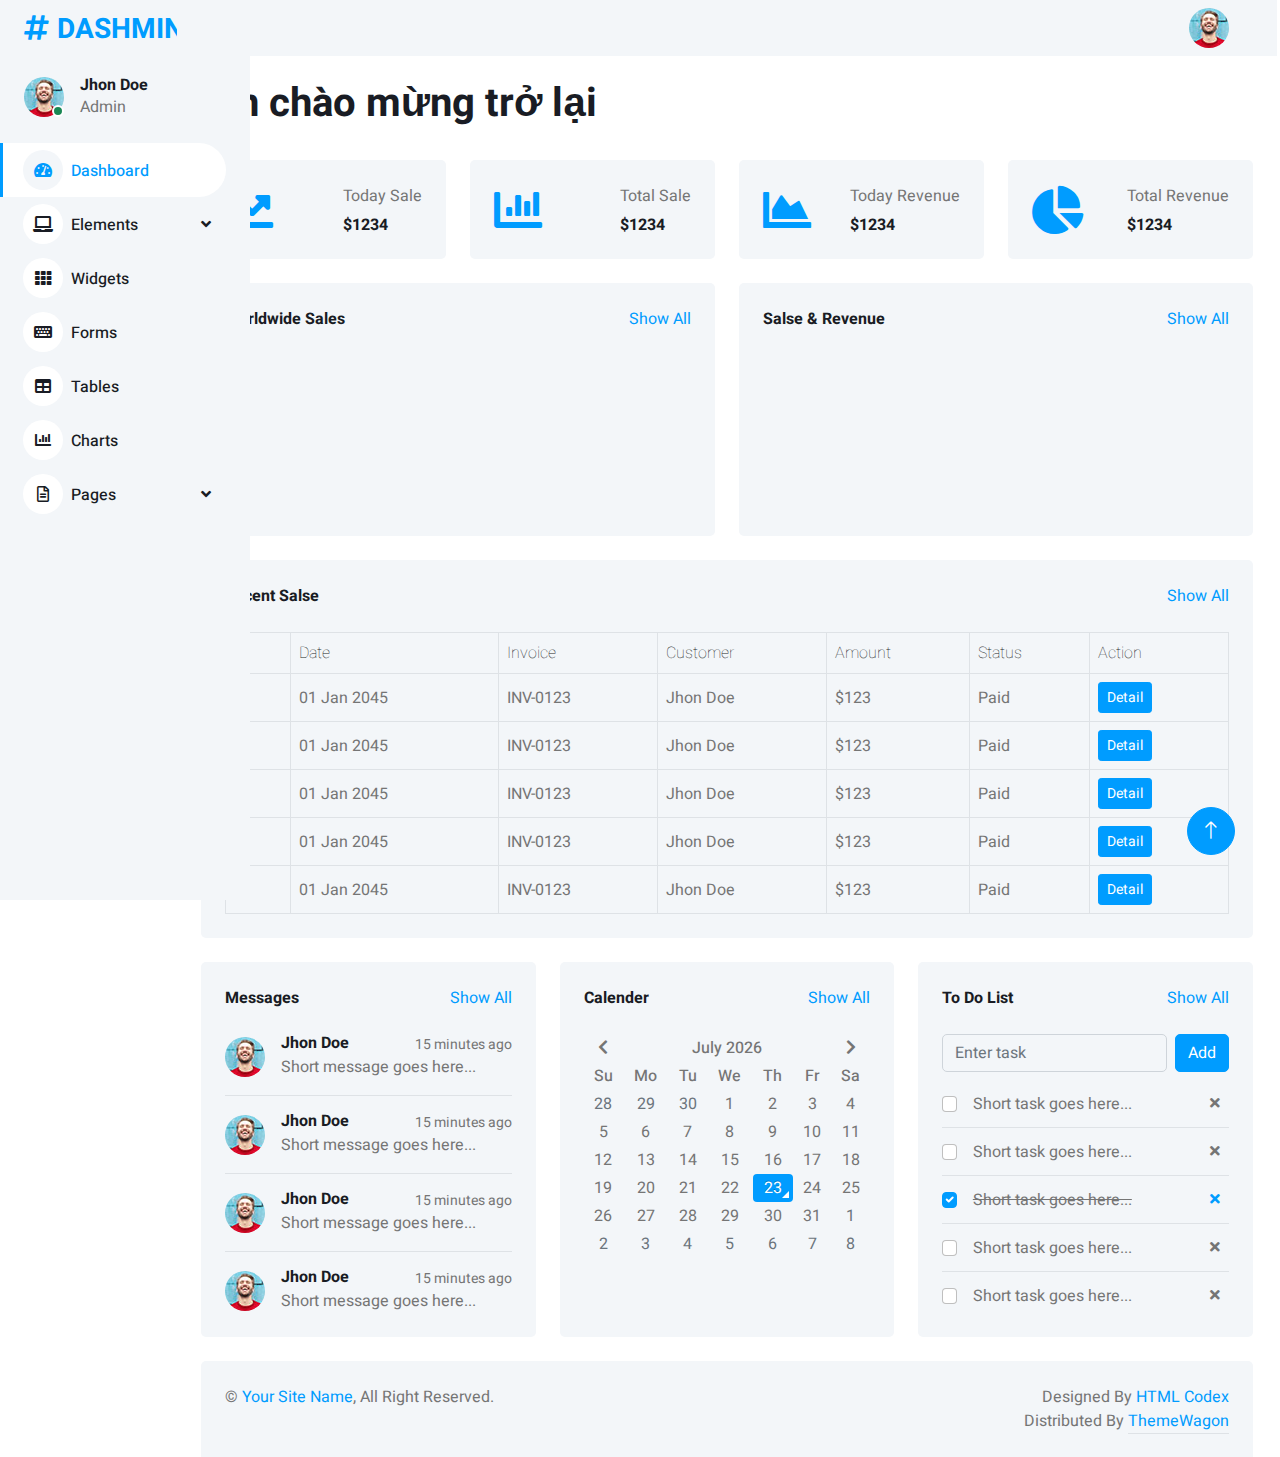
<file: index.html>
<!DOCTYPE html>
<html lang="en">

<head>
    <meta charset="utf-8">
    <title>DASHMIN - Bootstrap Admin Template</title>
    <meta content="width=device-width, initial-scale=1.0" name="viewport">
    <meta content="" name="keywords">
    <meta content="" name="description">

    <!-- Favicon -->
    <link href="img/favicon.ico" rel="icon">

    <!-- Google Web Fonts -->
    <link rel="preconnect" href="https://fonts.googleapis.com">
    <link rel="preconnect" href="https://fonts.gstatic.com" crossorigin>
    <link href="https://fonts.googleapis.com/css2?family=Heebo:wght@400;500;600;700&display=swap" rel="stylesheet">
    
    <!-- Icon Font Stylesheet -->
    <link href="https://cdnjs.cloudflare.com/ajax/libs/font-awesome/5.10.0/css/all.min.css" rel="stylesheet">
    <link href="https://cdn.jsdelivr.net/npm/bootstrap-icons@1.4.1/font/bootstrap-icons.css" rel="stylesheet">

    <!-- Libraries Stylesheet -->
    <link href="lib/owlcarousel/assets/owl.carousel.min.css" rel="stylesheet">
    <link href="lib/tempusdominus/css/tempusdominus-bootstrap-4.min.css" rel="stylesheet" />

    <!-- Customized Bootstrap Stylesheet -->
    <link href="css/bootstrap.min.css" rel="stylesheet">

    <!-- Template Stylesheet -->
    <link href="css/style.css" rel="stylesheet">
</head>

<body>
    <div class="container-xxl position-relative bg-white d-flex p-0">
        <!-- Spinner Start -->
        <div id="spinner" class="show bg-white position-fixed translate-middle w-100 vh-100 top-50 start-50 d-flex align-items-center justify-content-center">
            <div class="spinner-border text-primary" style="width: 3rem; height: 3rem;" role="status">
                <span class="sr-only">Loading...</span>
            </div>
        </div>
        <!-- Spinner End -->


        <!-- Sidebar Start -->
        <div class="sidebar pe-4 pb-3">
            <nav class="navbar bg-light navbar-light">
                <a href="index.html" class="navbar-brand mx-4 mb-3">
                    <h3 class="text-primary"><i class="fa fa-hashtag me-2"></i>DASHMIN</h3>
                </a>
                <div class="d-flex align-items-center ms-4 mb-4">
                    <div class="position-relative">
                        <img class="rounded-circle" src="img/user.jpg" alt="" style="width: 40px; height: 40px;">
                        <div class="bg-success rounded-circle border border-2 border-white position-absolute end-0 bottom-0 p-1"></div>
                    </div>
                    <div class="ms-3">
                        <h6 class="mb-0">Jhon Doe</h6>
                        <span>Admin</span>
                    </div>
                </div>
                <div class="navbar-nav w-100">
                    <a href="index.html" class="nav-item nav-link active"><i class="fa fa-tachometer-alt me-2"></i>Dashboard</a>
                    <div class="nav-item dropdown">
                        <a href="#" class="nav-link dropdown-toggle" data-bs-toggle="dropdown"><i class="fa fa-laptop me-2"></i>Elements</a>
                        <div class="dropdown-menu bg-transparent border-0">
                            <a href="button.html" class="dropdown-item">Buttons</a>
                            <a href="typography.html" class="dropdown-item">Typography</a>
                            <a href="element.html" class="dropdown-item">Other Elements</a>
                        </div>
                    </div>
                    <a href="widget.html" class="nav-item nav-link"><i class="fa fa-th me-2"></i>Widgets</a>
                    <a href="form.html" class="nav-item nav-link"><i class="fa fa-keyboard me-2"></i>Forms</a>
                    <a href="table.html" class="nav-item nav-link"><i class="fa fa-table me-2"></i>Tables</a>
                    <a href="chart.html" class="nav-item nav-link"><i class="fa fa-chart-bar me-2"></i>Charts</a>
                    <div class="nav-item dropdown">
                        <a href="#" class="nav-link dropdown-toggle" data-bs-toggle="dropdown"><i class="far fa-file-alt me-2"></i>Pages</a>
                        <div class="dropdown-menu bg-transparent border-0">
                            <a href="signin.html" class="dropdown-item">Sign In</a>
                            <a href="signup.html" class="dropdown-item">Sign Up</a>
                            <a href="404.html" class="dropdown-item">404 Error</a>
                            <a href="blank.html" class="dropdown-item">Blank Page</a>
                        </div>
                    </div>
                </div>
            </nav>
        </div>
        <!-- Sidebar End -->


        <!-- Content Start -->
        <div class="content">
            <!-- Navbar Start -->
            <nav class="navbar navbar-expand bg-light navbar-light sticky-top px-4 py-0">
                <div class="nav-item dropdown me-0 ms-auto">
                    <a href="#" class="nav-link dropdown-toggle" data-bs-toggle="dropdown">
                        <img class="rounded-circle me-lg-2" src="img/user.jpg" alt="" style="width: 40px; height: 40px;">
                    </a>
                    <div class="dropdown-menu dropdown-menu-end bg-light border-0 rounded-0 rounded-bottom m-0">
                        <a href="#" class="dropdown-item">My Profile</a>
                        <a href="#" class="dropdown-item">Settings</a>
                        <a href="#" class="dropdown-item">Log Out</a>
                    </div>
                </div>
            </nav>
            <!-- Navbar End -->


            <!-- Table Start -->
            <div class="container-fluid pt-4 px-4">
                <h1>Xin chào mừng trở lại</h1>
            </div>
            <!-- Table End -->


            <!-- Sale & Revenue Start -->
            <div class="container-fluid pt-4 px-4">
                <div class="row g-4">
                    <div class="col-sm-6 col-xl-3">
                        <div class="bg-light rounded d-flex align-items-center justify-content-between p-4">
                            <i class="fa fa-chart-line fa-3x text-primary"></i>
                            <div class="ms-3">
                                <p class="mb-2">Today Sale</p>
                                <h6 class="mb-0">$1234</h6>
                            </div>
                        </div>
                    </div>
                    <div class="col-sm-6 col-xl-3">
                        <div class="bg-light rounded d-flex align-items-center justify-content-between p-4">
                            <i class="fa fa-chart-bar fa-3x text-primary"></i>
                            <div class="ms-3">
                                <p class="mb-2">Total Sale</p>
                                <h6 class="mb-0">$1234</h6>
                            </div>
                        </div>
                    </div>
                    <div class="col-sm-6 col-xl-3">
                        <div class="bg-light rounded d-flex align-items-center justify-content-between p-4">
                            <i class="fa fa-chart-area fa-3x text-primary"></i>
                            <div class="ms-3">
                                <p class="mb-2">Today Revenue</p>
                                <h6 class="mb-0">$1234</h6>
                            </div>
                        </div>
                    </div>
                    <div class="col-sm-6 col-xl-3">
                        <div class="bg-light rounded d-flex align-items-center justify-content-between p-4">
                            <i class="fa fa-chart-pie fa-3x text-primary"></i>
                            <div class="ms-3">
                                <p class="mb-2">Total Revenue</p>
                                <h6 class="mb-0">$1234</h6>
                            </div>
                        </div>
                    </div>
                </div>
            </div>
            <!-- Sale & Revenue End -->


            <!-- Sales Chart Start -->
            <div class="container-fluid pt-4 px-4">
                <div class="row g-4">
                    <div class="col-sm-12 col-xl-6">
                        <div class="bg-light text-center rounded p-4">
                            <div class="d-flex align-items-center justify-content-between mb-4">
                                <h6 class="mb-0">Worldwide Sales</h6>
                                <a href="">Show All</a>
                            </div>
                            <canvas id="worldwide-sales"></canvas>
                        </div>
                    </div>
                    <div class="col-sm-12 col-xl-6">
                        <div class="bg-light text-center rounded p-4">
                            <div class="d-flex align-items-center justify-content-between mb-4">
                                <h6 class="mb-0">Salse & Revenue</h6>
                                <a href="">Show All</a>
                            </div>
                            <canvas id="salse-revenue"></canvas>
                        </div>
                    </div>
                </div>
            </div>
            <!-- Sales Chart End -->


            <!-- Recent Sales Start -->
            <div class="container-fluid pt-4 px-4">
                <div class="bg-light text-center rounded p-4">
                    <div class="d-flex align-items-center justify-content-between mb-4">
                        <h6 class="mb-0">Recent Salse</h6>
                        <a href="">Show All</a>
                    </div>
                    <div class="table-responsive">
                        <table class="table text-start align-middle table-bordered table-hover mb-0">
                            <thead>
                                <tr class="text-dark">
                                    <th scope="col"><input class="form-check-input" type="checkbox"></th>
                                    <th scope="col">Date</th>
                                    <th scope="col">Invoice</th>
                                    <th scope="col">Customer</th>
                                    <th scope="col">Amount</th>
                                    <th scope="col">Status</th>
                                    <th scope="col">Action</th>
                                </tr>
                            </thead>
                            <tbody>
                                <tr>
                                    <td><input class="form-check-input" type="checkbox"></td>
                                    <td>01 Jan 2045</td>
                                    <td>INV-0123</td>
                                    <td>Jhon Doe</td>
                                    <td>$123</td>
                                    <td>Paid</td>
                                    <td><a class="btn btn-sm btn-primary" href="">Detail</a></td>
                                </tr>
                                <tr>
                                    <td><input class="form-check-input" type="checkbox"></td>
                                    <td>01 Jan 2045</td>
                                    <td>INV-0123</td>
                                    <td>Jhon Doe</td>
                                    <td>$123</td>
                                    <td>Paid</td>
                                    <td><a class="btn btn-sm btn-primary" href="">Detail</a></td>
                                </tr>
                                <tr>
                                    <td><input class="form-check-input" type="checkbox"></td>
                                    <td>01 Jan 2045</td>
                                    <td>INV-0123</td>
                                    <td>Jhon Doe</td>
                                    <td>$123</td>
                                    <td>Paid</td>
                                    <td><a class="btn btn-sm btn-primary" href="">Detail</a></td>
                                </tr>
                                <tr>
                                    <td><input class="form-check-input" type="checkbox"></td>
                                    <td>01 Jan 2045</td>
                                    <td>INV-0123</td>
                                    <td>Jhon Doe</td>
                                    <td>$123</td>
                                    <td>Paid</td>
                                    <td><a class="btn btn-sm btn-primary" href="">Detail</a></td>
                                </tr>
                                <tr>
                                    <td><input class="form-check-input" type="checkbox"></td>
                                    <td>01 Jan 2045</td>
                                    <td>INV-0123</td>
                                    <td>Jhon Doe</td>
                                    <td>$123</td>
                                    <td>Paid</td>
                                    <td><a class="btn btn-sm btn-primary" href="">Detail</a></td>
                                </tr>
                            </tbody>
                        </table>
                    </div>
                </div>
            </div>
            <!-- Recent Sales End -->


            <!-- Widgets Start -->
            <div class="container-fluid pt-4 px-4">
                <div class="row g-4">
                    <div class="col-sm-12 col-md-6 col-xl-4">
                        <div class="h-100 bg-light rounded p-4">
                            <div class="d-flex align-items-center justify-content-between mb-2">
                                <h6 class="mb-0">Messages</h6>
                                <a href="">Show All</a>
                            </div>
                            <div class="d-flex align-items-center border-bottom py-3">
                                <img class="rounded-circle flex-shrink-0" src="img/user.jpg" alt="" style="width: 40px; height: 40px;">
                                <div class="w-100 ms-3">
                                    <div class="d-flex w-100 justify-content-between">
                                        <h6 class="mb-0">Jhon Doe</h6>
                                        <small>15 minutes ago</small>
                                    </div>
                                    <span>Short message goes here...</span>
                                </div>
                            </div>
                            <div class="d-flex align-items-center border-bottom py-3">
                                <img class="rounded-circle flex-shrink-0" src="img/user.jpg" alt="" style="width: 40px; height: 40px;">
                                <div class="w-100 ms-3">
                                    <div class="d-flex w-100 justify-content-between">
                                        <h6 class="mb-0">Jhon Doe</h6>
                                        <small>15 minutes ago</small>
                                    </div>
                                    <span>Short message goes here...</span>
                                </div>
                            </div>
                            <div class="d-flex align-items-center border-bottom py-3">
                                <img class="rounded-circle flex-shrink-0" src="img/user.jpg" alt="" style="width: 40px; height: 40px;">
                                <div class="w-100 ms-3">
                                    <div class="d-flex w-100 justify-content-between">
                                        <h6 class="mb-0">Jhon Doe</h6>
                                        <small>15 minutes ago</small>
                                    </div>
                                    <span>Short message goes here...</span>
                                </div>
                            </div>
                            <div class="d-flex align-items-center pt-3">
                                <img class="rounded-circle flex-shrink-0" src="img/user.jpg" alt="" style="width: 40px; height: 40px;">
                                <div class="w-100 ms-3">
                                    <div class="d-flex w-100 justify-content-between">
                                        <h6 class="mb-0">Jhon Doe</h6>
                                        <small>15 minutes ago</small>
                                    </div>
                                    <span>Short message goes here...</span>
                                </div>
                            </div>
                        </div>
                    </div>
                    <div class="col-sm-12 col-md-6 col-xl-4">
                        <div class="h-100 bg-light rounded p-4">
                            <div class="d-flex align-items-center justify-content-between mb-4">
                                <h6 class="mb-0">Calender</h6>
                                <a href="">Show All</a>
                            </div>
                            <div id="calender"></div>
                        </div>
                    </div>
                    <div class="col-sm-12 col-md-6 col-xl-4">
                        <div class="h-100 bg-light rounded p-4">
                            <div class="d-flex align-items-center justify-content-between mb-4">
                                <h6 class="mb-0">To Do List</h6>
                                <a href="">Show All</a>
                            </div>
                            <div class="d-flex mb-2">
                                <input class="form-control bg-transparent" type="text" placeholder="Enter task">
                                <button type="button" class="btn btn-primary ms-2">Add</button>
                            </div>
                            <div class="d-flex align-items-center border-bottom py-2">
                                <input class="form-check-input m-0" type="checkbox">
                                <div class="w-100 ms-3">
                                    <div class="d-flex w-100 align-items-center justify-content-between">
                                        <span>Short task goes here...</span>
                                        <button class="btn btn-sm"><i class="fa fa-times"></i></button>
                                    </div>
                                </div>
                            </div>
                            <div class="d-flex align-items-center border-bottom py-2">
                                <input class="form-check-input m-0" type="checkbox">
                                <div class="w-100 ms-3">
                                    <div class="d-flex w-100 align-items-center justify-content-between">
                                        <span>Short task goes here...</span>
                                        <button class="btn btn-sm"><i class="fa fa-times"></i></button>
                                    </div>
                                </div>
                            </div>
                            <div class="d-flex align-items-center border-bottom py-2">
                                <input class="form-check-input m-0" type="checkbox" checked>
                                <div class="w-100 ms-3">
                                    <div class="d-flex w-100 align-items-center justify-content-between">
                                        <span><del>Short task goes here...</del></span>
                                        <button class="btn btn-sm text-primary"><i class="fa fa-times"></i></button>
                                    </div>
                                </div>
                            </div>
                            <div class="d-flex align-items-center border-bottom py-2">
                                <input class="form-check-input m-0" type="checkbox">
                                <div class="w-100 ms-3">
                                    <div class="d-flex w-100 align-items-center justify-content-between">
                                        <span>Short task goes here...</span>
                                        <button class="btn btn-sm"><i class="fa fa-times"></i></button>
                                    </div>
                                </div>
                            </div>
                            <div class="d-flex align-items-center pt-2">
                                <input class="form-check-input m-0" type="checkbox">
                                <div class="w-100 ms-3">
                                    <div class="d-flex w-100 align-items-center justify-content-between">
                                        <span>Short task goes here...</span>
                                        <button class="btn btn-sm"><i class="fa fa-times"></i></button>
                                    </div>
                                </div>
                            </div>
                        </div>
                    </div>
                </div>
            </div>
            <!-- Widgets End -->


            <!-- Footer Start -->
            <div class="container-fluid pt-4 px-4">
                <div class="bg-light rounded-top p-4">
                    <div class="row">
                        <div class="col-12 col-sm-6 text-center text-sm-start">
                            &copy; <a href="#">Your Site Name</a>, All Right Reserved. 
                        </div>
                        <div class="col-12 col-sm-6 text-center text-sm-end">
                            <!--/*** This template is free as long as you keep the footer author’s credit link/attribution link/backlink. If you'd like to use the template without the footer author’s credit link/attribution link/backlink, you can purchase the Credit Removal License from "https://htmlcodex.com/credit-removal". Thank you for your support. ***/-->
                            Designed By <a href="https://htmlcodex.com">HTML Codex</a>
                        </br>
                        Distributed By <a class="border-bottom" href="https://themewagon.com" target="_blank">ThemeWagon</a>
                        </div>
                    </div>
                </div>
            </div>
            <!-- Footer End -->
        </div>
        <!-- Content End -->


        <!-- Back to Top -->
        <a href="#" class="btn btn-lg btn-primary btn-lg-square back-to-top"><i class="bi bi-arrow-up"></i></a>
    </div>

    <!-- JavaScript Libraries -->
    <script src="https://code.jquery.com/jquery-3.4.1.min.js"></script>
    <script src="https://cdn.jsdelivr.net/npm/bootstrap@5.0.0/dist/js/bootstrap.bundle.min.js"></script>
    <script src="lib/chart/chart.min.js"></script>
    <script src="lib/easing/easing.min.js"></script>
    <script src="lib/waypoints/waypoints.min.js"></script>
    <script src="lib/owlcarousel/owl.carousel.min.js"></script>
    <script src="lib/tempusdominus/js/moment.min.js"></script>
    <script src="lib/tempusdominus/js/moment-timezone.min.js"></script>
    <script src="lib/tempusdominus/js/tempusdominus-bootstrap-4.min.js"></script>

    <!-- Template Javascript -->
    <script src="js/main.js"></script>
</body>

</html>
</file>
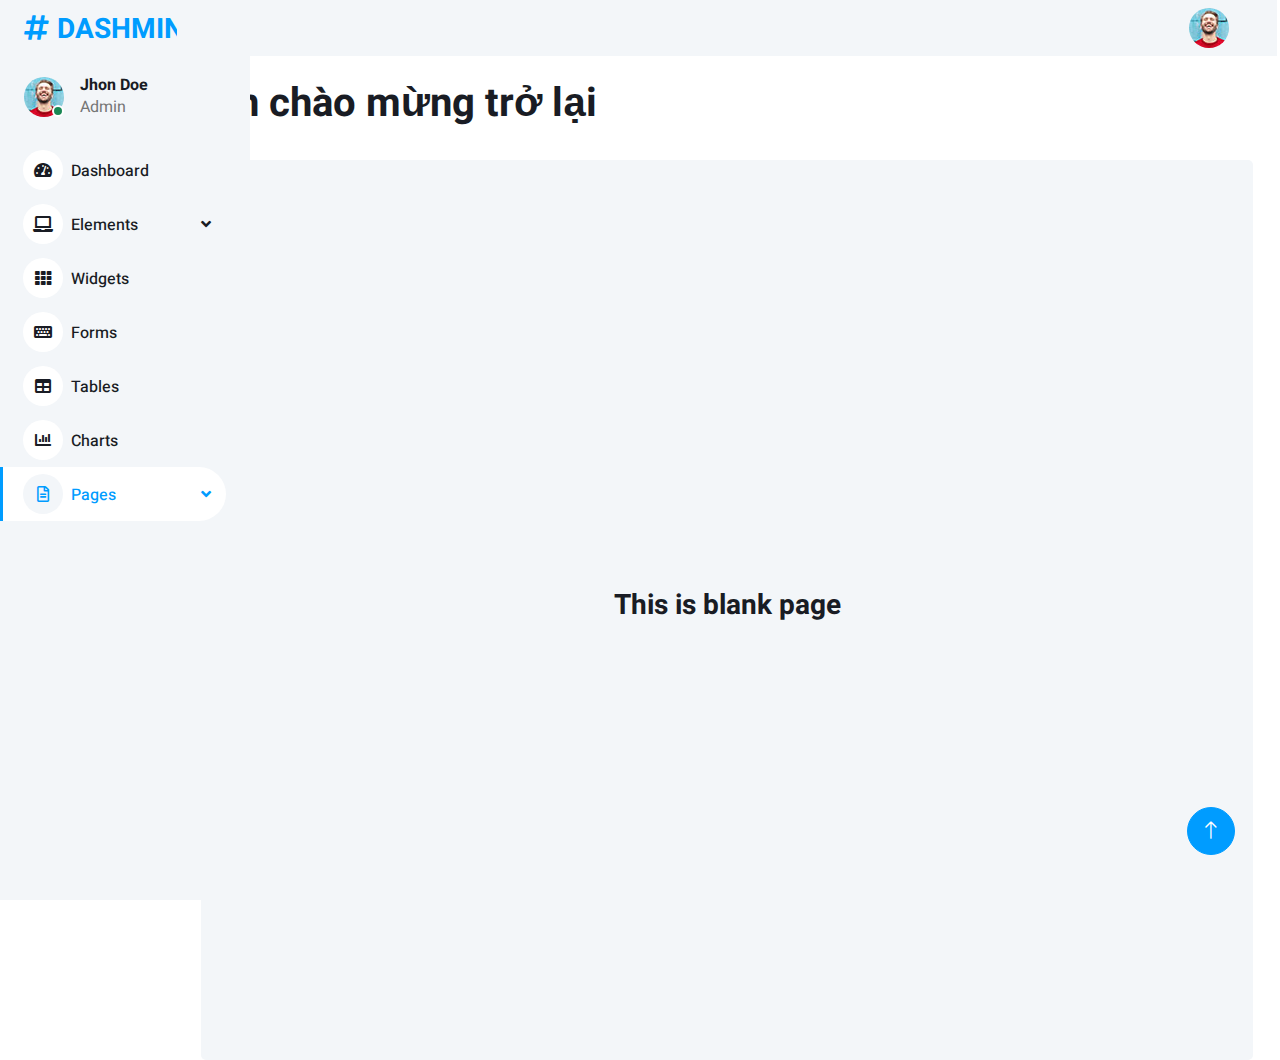
<file: blank.html>
<!DOCTYPE html>
<html lang="en">

<head>
    <meta charset="utf-8">
    <title>DASHMIN - Bootstrap Admin Template</title>
    <meta content="width=device-width, initial-scale=1.0" name="viewport">
    <meta content="" name="keywords">
    <meta content="" name="description">

    <!-- Favicon -->
    <link href="img/favicon.ico" rel="icon">

    <!-- Google Web Fonts -->
    <link rel="preconnect" href="https://fonts.googleapis.com">
    <link rel="preconnect" href="https://fonts.gstatic.com" crossorigin>
    <link href="https://fonts.googleapis.com/css2?family=Heebo:wght@400;500;600;700&display=swap" rel="stylesheet">
    
    <!-- Icon Font Stylesheet -->
    <link href="https://cdnjs.cloudflare.com/ajax/libs/font-awesome/5.10.0/css/all.min.css" rel="stylesheet">
    <link href="https://cdn.jsdelivr.net/npm/bootstrap-icons@1.4.1/font/bootstrap-icons.css" rel="stylesheet">

    <!-- Libraries Stylesheet -->
    <link href="lib/owlcarousel/assets/owl.carousel.min.css" rel="stylesheet">
    <link href="lib/tempusdominus/css/tempusdominus-bootstrap-4.min.css" rel="stylesheet" />

    <!-- Customized Bootstrap Stylesheet -->
    <link href="css/bootstrap.min.css" rel="stylesheet">

    <!-- Template Stylesheet -->
    <link href="css/style.css" rel="stylesheet">
</head>

<body>
    <div class="container-xxl position-relative bg-white d-flex p-0">
        <!-- Spinner Start -->
        <div id="spinner" class="show bg-white position-fixed translate-middle w-100 vh-100 top-50 start-50 d-flex align-items-center justify-content-center">
            <div class="spinner-border text-primary" style="width: 3rem; height: 3rem;" role="status">
                <span class="sr-only">Loading...</span>
            </div>
        </div>
        <!-- Spinner End -->


        <!-- Sidebar Start -->
        <div class="sidebar pe-4 pb-3">
            <nav class="navbar bg-light navbar-light">
                <a href="index.html" class="navbar-brand mx-4 mb-3">
                    <h3 class="text-primary"><i class="fa fa-hashtag me-2"></i>DASHMIN</h3>
                </a>
                <div class="d-flex align-items-center ms-4 mb-4">
                    <div class="position-relative">
                        <img class="rounded-circle" src="img/user.jpg" alt="" style="width: 40px; height: 40px;">
                        <div class="bg-success rounded-circle border border-2 border-white position-absolute end-0 bottom-0 p-1"></div>
                    </div>
                    <div class="ms-3">
                        <h6 class="mb-0">Jhon Doe</h6>
                        <span>Admin</span>
                    </div>
                </div>
                <div class="navbar-nav w-100">
                    <a href="index.html" class="nav-item nav-link"><i class="fa fa-tachometer-alt me-2"></i>Dashboard</a>
                    <div class="nav-item dropdown">
                        <a href="#" class="nav-link dropdown-toggle" data-bs-toggle="dropdown"><i class="fa fa-laptop me-2"></i>Elements</a>
                        <div class="dropdown-menu bg-transparent border-0">
                            <a href="button.html" class="dropdown-item">Buttons</a>
                            <a href="typography.html" class="dropdown-item">Typography</a>
                            <a href="element.html" class="dropdown-item">Other Elements</a>
                        </div>
                    </div>
                    <a href="widget.html" class="nav-item nav-link"><i class="fa fa-th me-2"></i>Widgets</a>
                    <a href="form.html" class="nav-item nav-link"><i class="fa fa-keyboard me-2"></i>Forms</a>
                    <a href="table.html" class="nav-item nav-link"><i class="fa fa-table me-2"></i>Tables</a>
                    <a href="chart.html" class="nav-item nav-link"><i class="fa fa-chart-bar me-2"></i>Charts</a>
                    <div class="nav-item dropdown">
                        <a href="#" class="nav-link dropdown-toggle active" data-bs-toggle="dropdown"><i class="far fa-file-alt me-2"></i>Pages</a>
                        <div class="dropdown-menu bg-transparent border-0">
                            <a href="signin.html" class="dropdown-item">Sign In</a>
                            <a href="signup.html" class="dropdown-item">Sign Up</a>
                            <a href="404.html" class="dropdown-item">404 Error</a>
                            <a href="blank.html" class="dropdown-item active">Blank Page</a>
                        </div>
                    </div>
                </div>
            </nav>
        </div>
        <!-- Sidebar End -->


        <!-- Content Start -->
        <div class="content">
            <!-- Navbar Start -->
            <nav class="navbar navbar-expand bg-light navbar-light sticky-top px-4 py-0">
                <div class="nav-item dropdown me-0 ms-auto">
                    <a href="#" class="nav-link dropdown-toggle" data-bs-toggle="dropdown">
                        <img class="rounded-circle me-lg-2" src="img/user.jpg" alt="" style="width: 40px; height: 40px;">
                    </a>
                    <div class="dropdown-menu dropdown-menu-end bg-light border-0 rounded-0 rounded-bottom m-0">
                        <a href="#" class="dropdown-item">My Profile</a>
                        <a href="#" class="dropdown-item">Settings</a>
                        <a href="#" class="dropdown-item">Log Out</a>
                    </div>
                </div>
            </nav>
            <!-- Navbar End -->


            <!-- Table Start -->
            <div class="container-fluid pt-4 px-4">
                <h1>Xin chào mừng trở lại</h1>
            </div>
            <!-- Table End -->


            <!-- Blank Start -->
            <div class="container-fluid pt-4 px-4">
                <div class="row vh-100 bg-light rounded align-items-center justify-content-center mx-0">
                    <div class="col-md-6 text-center">
                        <h3>This is blank page</h3>
                    </div>
                </div>
            </div>
            <!-- Blank End -->



        </div>
        <!-- Content End -->


        <!-- Back to Top -->
        <a href="#" class="btn btn-lg btn-primary btn-lg-square back-to-top"><i class="bi bi-arrow-up"></i></a>
    </div>

    <!-- JavaScript Libraries -->
    <script src="https://code.jquery.com/jquery-3.4.1.min.js"></script>
    <script src="https://cdn.jsdelivr.net/npm/bootstrap@5.0.0/dist/js/bootstrap.bundle.min.js"></script>
    <script src="lib/chart/chart.min.js"></script>
    <script src="lib/easing/easing.min.js"></script>
    <script src="lib/waypoints/waypoints.min.js"></script>
    <script src="lib/owlcarousel/owl.carousel.min.js"></script>
    <script src="lib/tempusdominus/js/moment.min.js"></script>
    <script src="lib/tempusdominus/js/moment-timezone.min.js"></script>
    <script src="lib/tempusdominus/js/tempusdominus-bootstrap-4.min.js"></script>

    <!-- Template Javascript -->
    <script src="js/main.js"></script>
</body>

</html>
</file>
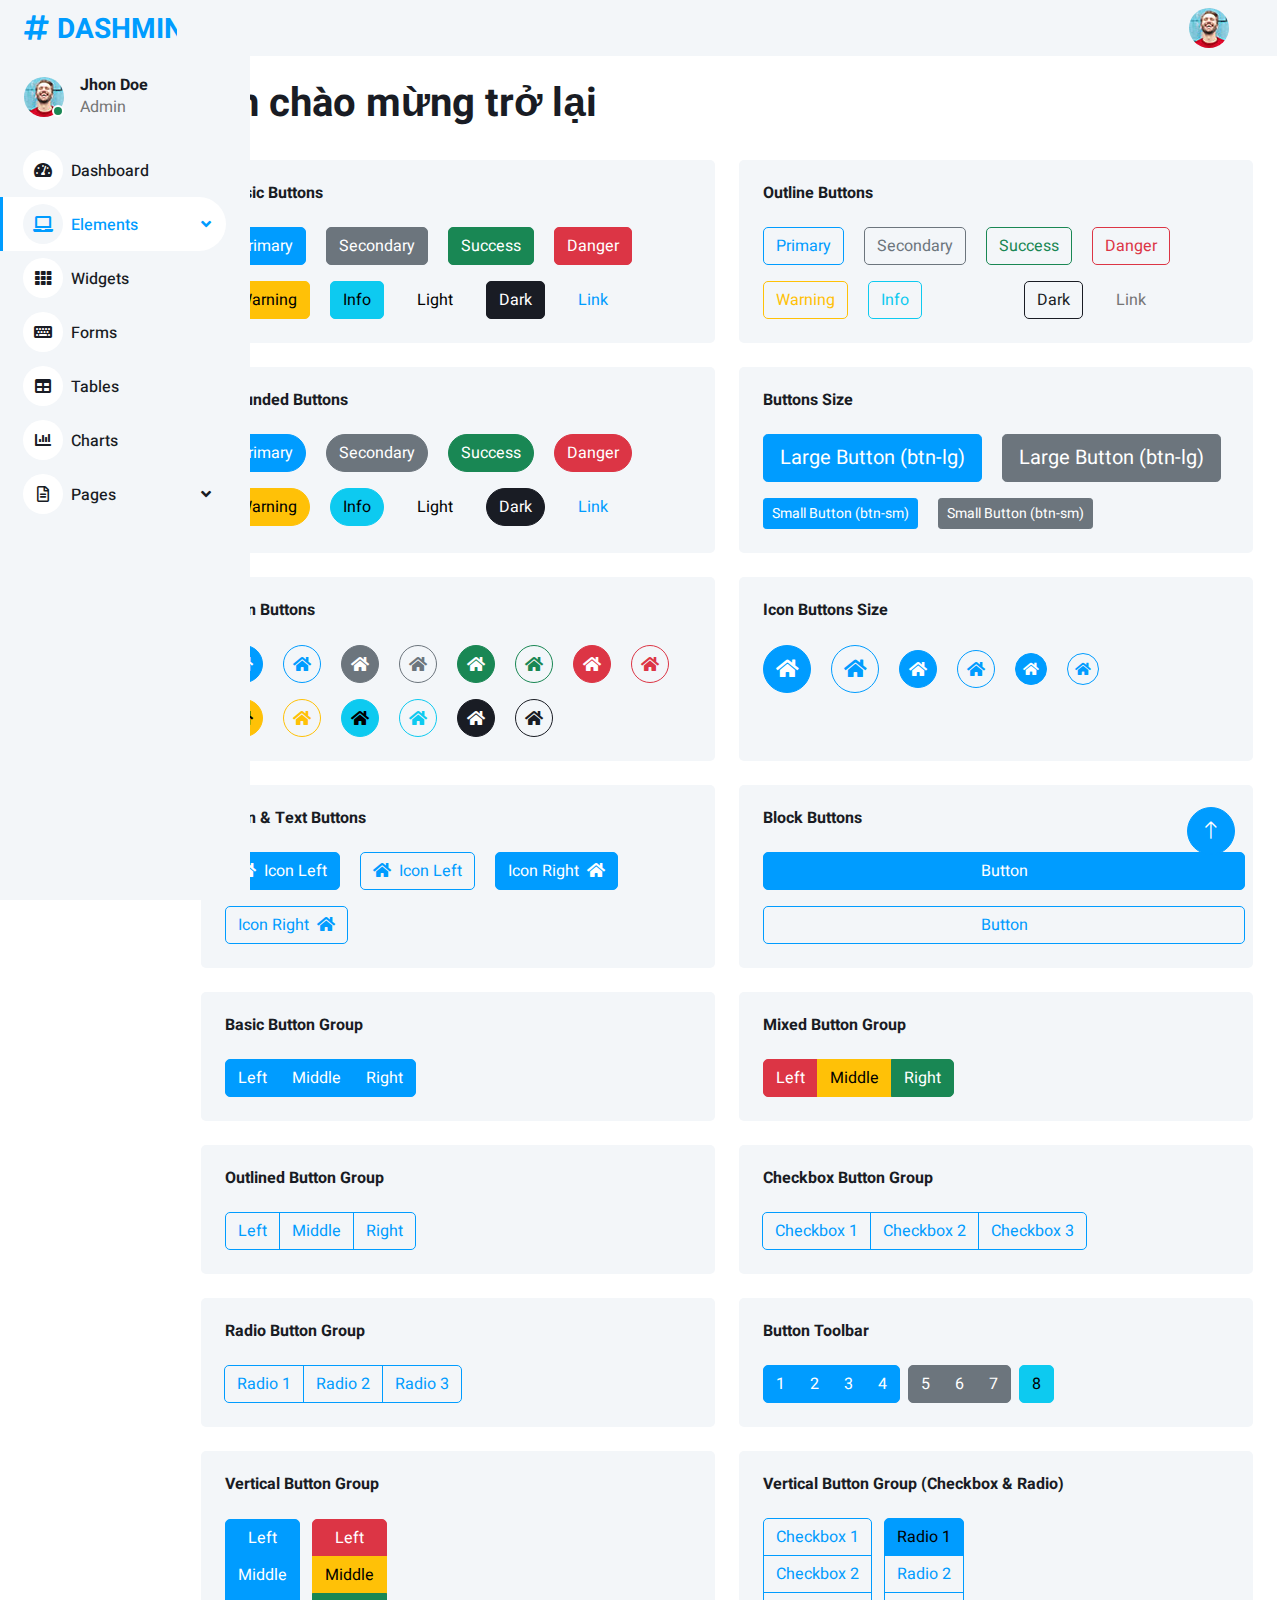
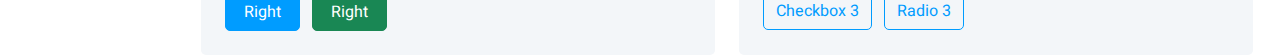
<file: button.html>
<!DOCTYPE html>
<html lang="en">

<head>
    <meta charset="utf-8">
    <title>DASHMIN - Bootstrap Admin Template</title>
    <meta content="width=device-width, initial-scale=1.0" name="viewport">
    <meta content="" name="keywords">
    <meta content="" name="description">

    <!-- Favicon -->
    <link href="img/favicon.ico" rel="icon">

    <!-- Google Web Fonts -->
    <link rel="preconnect" href="https://fonts.googleapis.com">
    <link rel="preconnect" href="https://fonts.gstatic.com" crossorigin>
    <link href="https://fonts.googleapis.com/css2?family=Heebo:wght@400;500;600;700&display=swap" rel="stylesheet">
    
    <!-- Icon Font Stylesheet -->
    <link href="https://cdnjs.cloudflare.com/ajax/libs/font-awesome/5.10.0/css/all.min.css" rel="stylesheet">
    <link href="https://cdn.jsdelivr.net/npm/bootstrap-icons@1.4.1/font/bootstrap-icons.css" rel="stylesheet">

    <!-- Libraries Stylesheet -->
    <link href="lib/owlcarousel/assets/owl.carousel.min.css" rel="stylesheet">
    <link href="lib/tempusdominus/css/tempusdominus-bootstrap-4.min.css" rel="stylesheet" />

    <!-- Customized Bootstrap Stylesheet -->
    <link href="css/bootstrap.min.css" rel="stylesheet">

    <!-- Template Stylesheet -->
    <link href="css/style.css" rel="stylesheet">
</head>

<body>
    <div class="container-xxl position-relative bg-white d-flex p-0">
        <!-- Spinner Start -->
        <div id="spinner" class="show bg-white position-fixed translate-middle w-100 vh-100 top-50 start-50 d-flex align-items-center justify-content-center">
            <div class="spinner-border text-primary" style="width: 3rem; height: 3rem;" role="status">
                <span class="sr-only">Loading...</span>
            </div>
        </div>
        <!-- Spinner End -->


        <!-- Sidebar Start -->
        <div class="sidebar pe-4 pb-3">
            <nav class="navbar bg-light navbar-light">
                <a href="index.html" class="navbar-brand mx-4 mb-3">
                    <h3 class="text-primary"><i class="fa fa-hashtag me-2"></i>DASHMIN</h3>
                </a>
                <div class="d-flex align-items-center ms-4 mb-4">
                    <div class="position-relative">
                        <img class="rounded-circle" src="img/user.jpg" alt="" style="width: 40px; height: 40px;">
                        <div class="bg-success rounded-circle border border-2 border-white position-absolute end-0 bottom-0 p-1"></div>
                    </div>
                    <div class="ms-3">
                        <h6 class="mb-0">Jhon Doe</h6>
                        <span>Admin</span>
                    </div>
                </div>
                <div class="navbar-nav w-100">
                    <a href="index.html" class="nav-item nav-link"><i class="fa fa-tachometer-alt me-2"></i>Dashboard</a>
                    <div class="nav-item dropdown">
                        <a href="#" class="nav-link dropdown-toggle active" data-bs-toggle="dropdown"><i class="fa fa-laptop me-2"></i>Elements</a>
                        <div class="dropdown-menu bg-transparent border-0">
                            <a href="button.html" class="dropdown-item active">Buttons</a>
                            <a href="typography.html" class="dropdown-item">Typography</a>
                            <a href="element.html" class="dropdown-item">Other Elements</a>
                        </div>
                    </div>
                    <a href="widget.html" class="nav-item nav-link"><i class="fa fa-th me-2"></i>Widgets</a>
                    <a href="form.html" class="nav-item nav-link"><i class="fa fa-keyboard me-2"></i>Forms</a>
                    <a href="table.html" class="nav-item nav-link"><i class="fa fa-table me-2"></i>Tables</a>
                    <a href="chart.html" class="nav-item nav-link"><i class="fa fa-chart-bar me-2"></i>Charts</a>
                    <div class="nav-item dropdown">
                        <a href="#" class="nav-link dropdown-toggle" data-bs-toggle="dropdown"><i class="far fa-file-alt me-2"></i>Pages</a>
                        <div class="dropdown-menu bg-transparent border-0">
                            <a href="signin.html" class="dropdown-item">Sign In</a>
                            <a href="signup.html" class="dropdown-item">Sign Up</a>
                            <a href="404.html" class="dropdown-item">404 Error</a>
                            <a href="blank.html" class="dropdown-item">Blank Page</a>
                        </div>
                    </div>
                </div>
            </nav>
        </div>
        <!-- Sidebar End -->


        <!-- Content Start -->
        <div class="content">
            <!-- Navbar Start -->
            <nav class="navbar navbar-expand bg-light navbar-light sticky-top px-4 py-0">
                <div class="nav-item dropdown me-0 ms-auto">
                    <a href="#" class="nav-link dropdown-toggle" data-bs-toggle="dropdown">
                        <img class="rounded-circle me-lg-2" src="img/user.jpg" alt="" style="width: 40px; height: 40px;">
                    </a>
                    <div class="dropdown-menu dropdown-menu-end bg-light border-0 rounded-0 rounded-bottom m-0">
                        <a href="#" class="dropdown-item">My Profile</a>
                        <a href="#" class="dropdown-item">Settings</a>
                        <a href="#" class="dropdown-item">Log Out</a>
                    </div>
                </div>
            </nav>
            <!-- Navbar End -->


            <!-- Table Start -->
            <div class="container-fluid pt-4 px-4">
                <h1>Xin chào mừng trở lại</h1>
            </div>
            <!-- Table End -->


            <!-- Button Start -->
            <div class="container-fluid pt-4 px-4">
                <div class="row g-4">
                    <div class="col-sm-12 col-xl-6">
                        <div class="bg-light rounded h-100 p-4">
                            <h6 class="mb-4">Basic Buttons</h6>
                            <div class="m-n2">
                                <button type="button" class="btn btn-primary m-2">Primary</button>
                                <button type="button" class="btn btn-secondary m-2">Secondary</button>
                                <button type="button" class="btn btn-success m-2">Success</button>
                                <button type="button" class="btn btn-danger m-2">Danger</button>
                                <button type="button" class="btn btn-warning m-2">Warning</button>
                                <button type="button" class="btn btn-info m-2">Info</button>
                                <button type="button" class="btn btn-light m-2">Light</button>
                                <button type="button" class="btn btn-dark m-2">Dark</button>
                                <button type="button" class="btn btn-link m-2">Link</button>
                            </div>
                        </div>
                    </div>
                    <div class="col-sm-12 col-xl-6">
                        <div class="bg-light rounded h-100 p-4">
                            <h6 class="mb-4">Outline Buttons</h6>
                            <div class="m-n2">
                                <button type="button" class="btn btn-outline-primary m-2">Primary</button>
                                <button type="button" class="btn btn-outline-secondary m-2">Secondary</button>
                                <button type="button" class="btn btn-outline-success m-2">Success</button>
                                <button type="button" class="btn btn-outline-danger m-2">Danger</button>
                                <button type="button" class="btn btn-outline-warning m-2">Warning</button>
                                <button type="button" class="btn btn-outline-info m-2">Info</button>
                                <button type="button" class="btn btn-outline-light m-2">Light</button>
                                <button type="button" class="btn btn-outline-dark m-2">Dark</button>
                                <button type="button" class="btn btn-outline-link m-2">Link</button>
                            </div>
                        </div>
                    </div>
                    <div class="col-sm-12 col-xl-6">
                        <div class="bg-light rounded h-100 p-4">
                            <h6 class="mb-4">Rounded Buttons</h6>
                            <div class="m-n2">
                                <button type="button" class="btn btn-primary rounded-pill m-2">Primary</button>
                                <button type="button" class="btn btn-secondary rounded-pill m-2">Secondary</button>
                                <button type="button" class="btn btn-success rounded-pill m-2">Success</button>
                                <button type="button" class="btn btn-danger rounded-pill m-2">Danger</button>
                                <button type="button" class="btn btn-warning rounded-pill m-2">Warning</button>
                                <button type="button" class="btn btn-info rounded-pill m-2">Info</button>
                                <button type="button" class="btn btn-light rounded-pill m-2">Light</button>
                                <button type="button" class="btn btn-dark rounded-pill m-2">Dark</button>
                                <button type="button" class="btn btn-link rounded-pill m-2">Link</button>
                            </div>
                        </div>
                    </div>
                    <div class="col-sm-12 col-xl-6">
                        <div class="bg-light rounded h-100 p-4">
                            <h6 class="mb-4">Buttons Size</h6>
                            <div class="m-n2">
                                <button type="button" class="btn btn-lg btn-primary m-2">Large Button (btn-lg)</button>
                                <button type="button" class="btn btn-lg btn-secondary m-2">Large Button (btn-lg)</button>
                                <button type="button" class="btn btn-sm btn-primary m-2">Small Button (btn-sm)</button>
                                <button type="button" class="btn btn-sm btn-secondary m-2">Small Button (btn-sm)</button>
                            </div>
                        </div>
                    </div>
                    <div class="col-sm-12 col-xl-6">
                        <div class="bg-light rounded h-100 p-4">
                            <h6 class="mb-4">Icon Buttons</h6>
                            <div class="m-n2">
                                <button type="button" class="btn btn-square btn-primary m-2"><i class="fa fa-home"></i></button>
                                <button type="button" class="btn btn-square btn-outline-primary m-2"><i class="fa fa-home"></i></button>
                                <button type="button" class="btn btn-square btn-secondary m-2"><i class="fa fa-home"></i></button>
                                <button type="button" class="btn btn-square btn-outline-secondary m-2"><i class="fa fa-home"></i></button>
                                <button type="button" class="btn btn-square btn-success m-2"><i class="fa fa-home"></i></button>
                                <button type="button" class="btn btn-square btn-outline-success m-2"><i class="fa fa-home"></i></button>
                                <button type="button" class="btn btn-square btn-danger m-2"><i class="fa fa-home"></i></button>
                                <button type="button" class="btn btn-square btn-outline-danger m-2"><i class="fa fa-home"></i></button>
                                <button type="button" class="btn btn-square btn-warning m-2"><i class="fa fa-home"></i></button>
                                <button type="button" class="btn btn-square btn-outline-warning m-2"><i class="fa fa-home"></i></button>
                                <button type="button" class="btn btn-square btn-info m-2"><i class="fa fa-home"></i></button>
                                <button type="button" class="btn btn-square btn-outline-info m-2"><i class="fa fa-home"></i></button>
                                <button type="button" class="btn btn-square btn-dark m-2"><i class="fa fa-home"></i></button>
                                <button type="button" class="btn btn-square btn-outline-dark m-2"><i class="fa fa-home"></i></button>
                            </div>
                        </div>
                    </div>
                    <div class="col-sm-12 col-xl-6">
                        <div class="bg-light rounded h-100 p-4">
                            <h6 class="mb-4">Icon Buttons Size</h6>
                            <div class="m-n2">
                                <button type="button" class="btn btn-lg btn-lg-square btn-primary m-2"><i class="fa fa-home"></i></button>
                                <button type="button" class="btn btn-lg btn-lg-square btn-outline-primary m-2"><i class="fa fa-home"></i></button>
                                <button type="button" class="btn btn-square btn-primary m-2"><i class="fa fa-home"></i></button>
                                <button type="button" class="btn btn-square btn-outline-primary m-2"><i class="fa fa-home"></i></button>
                                <button type="button" class="btn btn-sm btn-sm-square btn-primary m-2"><i class="fa fa-home"></i></button>
                                <button type="button" class="btn btn-sm btn-sm-square btn-outline-primary m-2"><i class="fa fa-home"></i></button>
                            </div>
                        </div>
                    </div>
                    <div class="col-sm-12 col-xl-6">
                        <div class="bg-light rounded h-100 p-4">
                            <h6 class="mb-4">Icon & Text Buttons</h6>
                            <div class="m-n2">
                                <button type="button" class="btn btn-primary m-2"><i class="fa fa-home me-2"></i>Icon Left</button>
                                <button type="button" class="btn btn-outline-primary m-2"><i class="fa fa-home me-2"></i>Icon Left</button>
                                <button type="button" class="btn btn-primary m-2">Icon Right<i class="fa fa-home ms-2"></i></button>
                                <button type="button" class="btn btn-outline-primary m-2">Icon Right<i class="fa fa-home ms-2"></i></button>
                            </div>
                        </div>
                    </div>
                    <div class="col-sm-12 col-xl-6">
                        <div class="bg-light rounded h-100 p-4">
                            <h6 class="mb-4">Block Buttons</h6>
                            <div class="m-n2">
                                <button class="btn btn-primary w-100 m-2" type="button">Button</button>
                                <button class="btn btn-outline-primary w-100 m-2" type="button">Button</button>
                            </div>
                        </div>
                    </div>
                    <div class="col-sm-12 col-xl-6">
                        <div class="bg-light rounded h-100 p-4">
                            <h6 class="mb-4">Basic Button Group</h6>
                            <div class="btn-group" role="group">
                                <button type="button" class="btn btn-primary">Left</button>
                                <button type="button" class="btn btn-primary">Middle</button>
                                <button type="button" class="btn btn-primary">Right</button>
                            </div>
                        </div>
                    </div>
                    <div class="col-sm-12 col-xl-6">
                        <div class="bg-light rounded h-100 p-4">
                            <h6 class="mb-4">Mixed Button Group</h6>
                            <div class="btn-group" role="group">
                                <button type="button" class="btn btn-danger">Left</button>
                                <button type="button" class="btn btn-warning">Middle</button>
                                <button type="button" class="btn btn-success">Right</button>
                            </div>
                        </div>
                    </div>
                    <div class="col-sm-12 col-xl-6">
                        <div class="bg-light rounded h-100 p-4">
                            <h6 class="mb-4">Outlined Button Group</h6>
                            <div class="btn-group" role="group">
                                <button type="button" class="btn btn-outline-primary">Left</button>
                                <button type="button" class="btn btn-outline-primary">Middle</button>
                                <button type="button" class="btn btn-outline-primary">Right</button>
                            </div>
                        </div>
                    </div>
                    <div class="col-sm-12 col-xl-6">
                        <div class="bg-light rounded h-100 p-4">
                            <h6 class="mb-4">Checkbox Button Group</h6>
                            <div class="btn-group" role="group">
                                <input type="checkbox" class="btn-check" id="btncheck1" autocomplete="off">
                                <label class="btn btn-outline-primary" for="btncheck1">Checkbox 1</label>

                                <input type="checkbox" class="btn-check" id="btncheck2" autocomplete="off">
                                <label class="btn btn-outline-primary" for="btncheck2">Checkbox 2</label>

                                <input type="checkbox" class="btn-check" id="btncheck3" autocomplete="off">
                                <label class="btn btn-outline-primary" for="btncheck3">Checkbox 3</label>
                            </div>
                        </div>
                    </div>
                    <div class="col-sm-12 col-xl-6">
                        <div class="bg-light rounded h-100 p-4">
                            <h6 class="mb-4">Radio Button Group</h6>
                            <div class="btn-group" role="group">
                                <input type="radio" class="btn-check" name="btnradio" id="btnradio1" autocomplete="off"
                                    checked>
                                <label class="btn btn-outline-primary" for="btnradio1">Radio 1</label>

                                <input type="radio" class="btn-check" name="btnradio" id="btnradio2" autocomplete="off">
                                <label class="btn btn-outline-primary" for="btnradio2">Radio 2</label>

                                <input type="radio" class="btn-check" name="btnradio" id="btnradio3" autocomplete="off">
                                <label class="btn btn-outline-primary" for="btnradio3">Radio 3</label>
                            </div>
                        </div>
                    </div>
                    <div class="col-sm-12 col-xl-6">
                        <div class="bg-light rounded h-100 p-4">
                            <h6 class="mb-4">Button Toolbar</h6>
                            <div class="btn-toolbar" role="toolbar">
                                <div class="btn-group me-2" role="group" aria-label="First group">
                                    <button type="button" class="btn btn-primary">1</button>
                                    <button type="button" class="btn btn-primary">2</button>
                                    <button type="button" class="btn btn-primary">3</button>
                                    <button type="button" class="btn btn-primary">4</button>
                                </div>
                                <div class="btn-group me-2" role="group" aria-label="Second group">
                                    <button type="button" class="btn btn-secondary">5</button>
                                    <button type="button" class="btn btn-secondary">6</button>
                                    <button type="button" class="btn btn-secondary">7</button>
                                </div>
                                <div class="btn-group" role="group" aria-label="Third group">
                                    <button type="button" class="btn btn-info">8</button>
                                </div>
                            </div>
                        </div>
                    </div>
                    <div class="col-sm-12 col-xl-6">
                        <div class="bg-light rounded h-100 p-4">
                            <h6 class="mb-4">Vertical Button Group</h6>
                            <div class="btn-group-vertical me-2" role="group">
                                <button type="button" class="btn btn-primary">Left</button>
                                <button type="button" class="btn btn-primary">Middle</button>
                                <button type="button" class="btn btn-primary">Right</button>
                            </div>
                            <div class="btn-group-vertical" role="group">
                                <button type="button" class="btn btn-danger">Left</button>
                                <button type="button" class="btn btn-warning">Middle</button>
                                <button type="button" class="btn btn-success">Right</button>
                            </div>
                        </div>
                    </div>
                    <div class="col-sm-12 col-xl-6">
                        <div class="bg-light rounded h-100 p-4">
                            <h6 class="mb-4">Vertical Button Group (Checkbox & Radio)</h6>
                            <div class="btn-group-vertical me-2" role="group">
                                <input type="checkbox" class="btn-check" id="btncheck1" autocomplete="off">
                                <label class="btn btn-outline-primary" for="btncheck1">Checkbox 1</label>

                                <input type="checkbox" class="btn-check" id="btncheck2" autocomplete="off">
                                <label class="btn btn-outline-primary" for="btncheck2">Checkbox 2</label>

                                <input type="checkbox" class="btn-check" id="btncheck3" autocomplete="off">
                                <label class="btn btn-outline-primary" for="btncheck3">Checkbox 3</label>
                            </div>
                            <div class="btn-group-vertical" role="group">
                                <input type="radio" class="btn-check" name="btnradio" id="btnradio1" autocomplete="off"
                                    checked>
                                <label class="btn btn-outline-primary" for="btnradio1">Radio 1</label>

                                <input type="radio" class="btn-check" name="btnradio" id="btnradio2" autocomplete="off">
                                <label class="btn btn-outline-primary" for="btnradio2">Radio 2</label>

                                <input type="radio" class="btn-check" name="btnradio" id="btnradio3" autocomplete="off">
                                <label class="btn btn-outline-primary" for="btnradio3">Radio 3</label>
                            </div>
                        </div>
                    </div>
                </div>
            </div>
            <!-- Button End -->



        </div>
        <!-- Content End -->


        <!-- Back to Top -->
        <a href="#" class="btn btn-lg btn-primary btn-lg-square back-to-top"><i class="bi bi-arrow-up"></i></a>
    </div>

    <!-- JavaScript Libraries -->
    <script src="https://code.jquery.com/jquery-3.4.1.min.js"></script>
    <script src="https://cdn.jsdelivr.net/npm/bootstrap@5.0.0/dist/js/bootstrap.bundle.min.js"></script>
    <script src="lib/chart/chart.min.js"></script>
    <script src="lib/easing/easing.min.js"></script>
    <script src="lib/waypoints/waypoints.min.js"></script>
    <script src="lib/owlcarousel/owl.carousel.min.js"></script>
    <script src="lib/tempusdominus/js/moment.min.js"></script>
    <script src="lib/tempusdominus/js/moment-timezone.min.js"></script>
    <script src="lib/tempusdominus/js/tempusdominus-bootstrap-4.min.js"></script>

    <!-- Template Javascript -->
    <script src="js/main.js"></script>
</body>

</html>
</file>
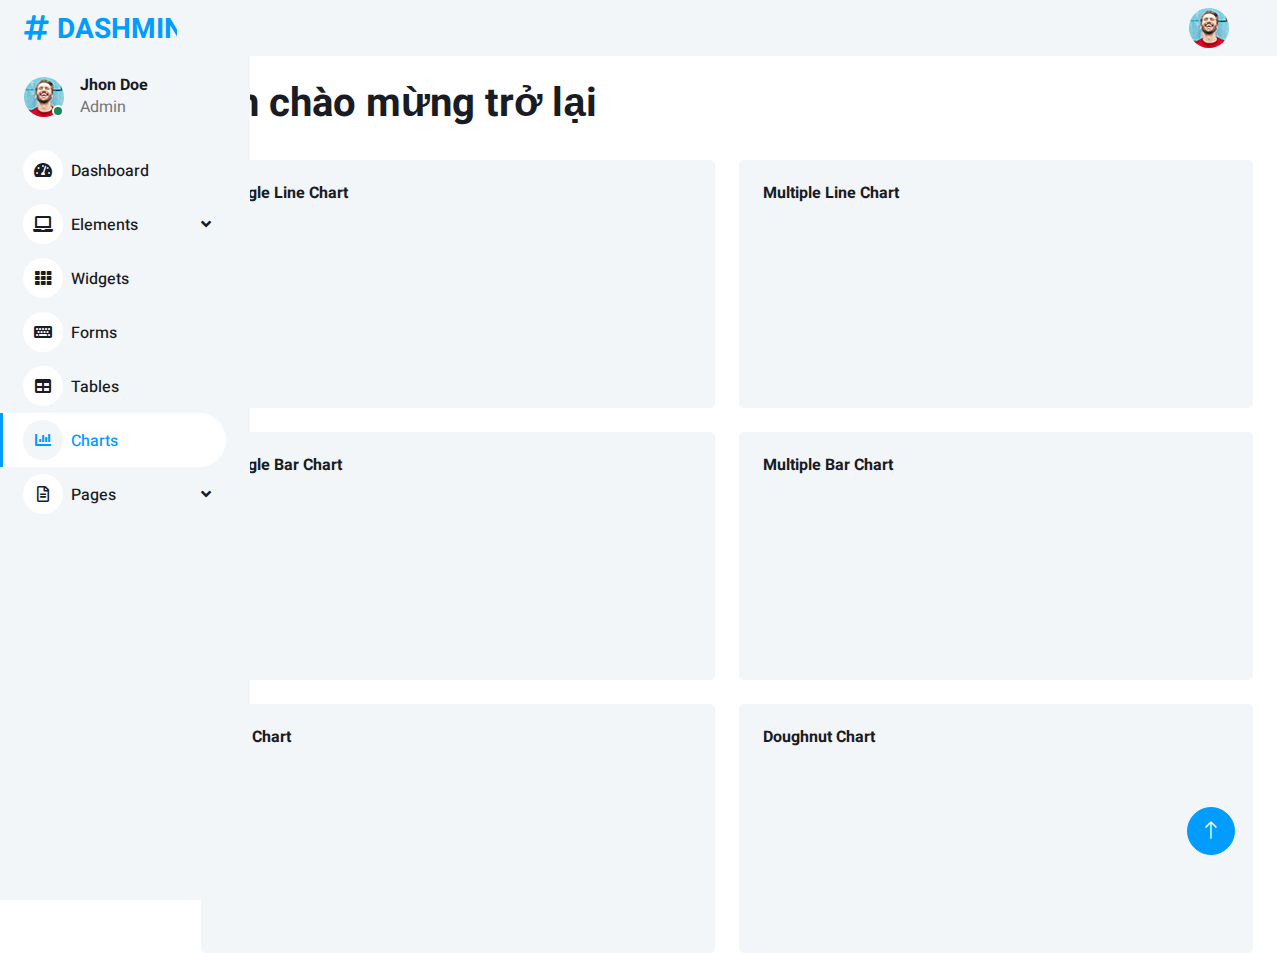
<file: chart.html>
<!DOCTYPE html>
<html lang="en">

<head>
    <meta charset="utf-8">
    <title>DASHMIN - Bootstrap Admin Template</title>
    <meta content="width=device-width, initial-scale=1.0" name="viewport">
    <meta content="" name="keywords">
    <meta content="" name="description">

    <!-- Favicon -->
    <link href="img/favicon.ico" rel="icon">

    <!-- Google Web Fonts -->
    <link rel="preconnect" href="https://fonts.googleapis.com">
    <link rel="preconnect" href="https://fonts.gstatic.com" crossorigin>
    <link href="https://fonts.googleapis.com/css2?family=Heebo:wght@400;500;600;700&display=swap" rel="stylesheet">
    
    <!-- Icon Font Stylesheet -->
    <link href="https://cdnjs.cloudflare.com/ajax/libs/font-awesome/5.10.0/css/all.min.css" rel="stylesheet">
    <link href="https://cdn.jsdelivr.net/npm/bootstrap-icons@1.4.1/font/bootstrap-icons.css" rel="stylesheet">

    <!-- Libraries Stylesheet -->
    <link href="lib/owlcarousel/assets/owl.carousel.min.css" rel="stylesheet">
    <link href="lib/tempusdominus/css/tempusdominus-bootstrap-4.min.css" rel="stylesheet" />

    <!-- Customized Bootstrap Stylesheet -->
    <link href="css/bootstrap.min.css" rel="stylesheet">

    <!-- Template Stylesheet -->
    <link href="css/style.css" rel="stylesheet">
</head>

<body>
    <div class="container-xxl position-relative bg-white d-flex p-0">
        <!-- Spinner Start -->
        <div id="spinner" class="show bg-white position-fixed translate-middle w-100 vh-100 top-50 start-50 d-flex align-items-center justify-content-center">
            <div class="spinner-border text-primary" style="width: 3rem; height: 3rem;" role="status">
                <span class="sr-only">Loading...</span>
            </div>
        </div>
        <!-- Spinner End -->


        <!-- Sidebar Start -->
        <div class="sidebar pe-4 pb-3">
            <nav class="navbar bg-light navbar-light">
                <a href="index.html" class="navbar-brand mx-4 mb-3">
                    <h3 class="text-primary"><i class="fa fa-hashtag me-2"></i>DASHMIN</h3>
                </a>
                <div class="d-flex align-items-center ms-4 mb-4">
                    <div class="position-relative">
                        <img class="rounded-circle" src="img/user.jpg" alt="" style="width: 40px; height: 40px;">
                        <div class="bg-success rounded-circle border border-2 border-white position-absolute end-0 bottom-0 p-1"></div>
                    </div>
                    <div class="ms-3">
                        <h6 class="mb-0">Jhon Doe</h6>
                        <span>Admin</span>
                    </div>
                </div>
                <div class="navbar-nav w-100">
                    <a href="index.html" class="nav-item nav-link"><i class="fa fa-tachometer-alt me-2"></i>Dashboard</a>
                    <div class="nav-item dropdown">
                        <a href="#" class="nav-link dropdown-toggle" data-bs-toggle="dropdown"><i class="fa fa-laptop me-2"></i>Elements</a>
                        <div class="dropdown-menu bg-transparent border-0">
                            <a href="button.html" class="dropdown-item">Buttons</a>
                            <a href="typography.html" class="dropdown-item">Typography</a>
                            <a href="element.html" class="dropdown-item">Other Elements</a>
                        </div>
                    </div>
                    <a href="widget.html" class="nav-item nav-link"><i class="fa fa-th me-2"></i>Widgets</a>
                    <a href="form.html" class="nav-item nav-link"><i class="fa fa-keyboard me-2"></i>Forms</a>
                    <a href="table.html" class="nav-item nav-link"><i class="fa fa-table me-2"></i>Tables</a>
                    <a href="chart.html" class="nav-item nav-link active"><i class="fa fa-chart-bar me-2"></i>Charts</a>
                    <div class="nav-item dropdown">
                        <a href="#" class="nav-link dropdown-toggle" data-bs-toggle="dropdown"><i class="far fa-file-alt me-2"></i>Pages</a>
                        <div class="dropdown-menu bg-transparent border-0">
                            <a href="signin.html" class="dropdown-item">Sign In</a>
                            <a href="signup.html" class="dropdown-item">Sign Up</a>
                            <a href="404.html" class="dropdown-item">404 Error</a>
                            <a href="blank.html" class="dropdown-item">Blank Page</a>
                        </div>
                    </div>
                </div>
            </nav>
        </div>
        <!-- Sidebar End -->


        <!-- Content Start -->
        <div class="content">
            <!-- Navbar Start -->
            <nav class="navbar navbar-expand bg-light navbar-light sticky-top px-4 py-0">
                <div class="nav-item dropdown me-0 ms-auto">
                    <a href="#" class="nav-link dropdown-toggle" data-bs-toggle="dropdown">
                        <img class="rounded-circle me-lg-2" src="img/user.jpg" alt="" style="width: 40px; height: 40px;">
                    </a>
                    <div class="dropdown-menu dropdown-menu-end bg-light border-0 rounded-0 rounded-bottom m-0">
                        <a href="#" class="dropdown-item">My Profile</a>
                        <a href="#" class="dropdown-item">Settings</a>
                        <a href="#" class="dropdown-item">Log Out</a>
                    </div>
                </div>
            </nav>
            <!-- Navbar End -->


            <!-- Table Start -->
            <div class="container-fluid pt-4 px-4">
                <h1>Xin chào mừng trở lại</h1>
            </div>
            <!-- Table End -->


            <!-- Chart Start -->
            <div class="container-fluid pt-4 px-4">
                <div class="row g-4">
                    <div class="col-sm-12 col-xl-6">
                        <div class="bg-light rounded h-100 p-4">
                            <h6 class="mb-4">Single Line Chart</h6>
                            <canvas id="line-chart"></canvas>
                        </div>
                    </div>
                    <div class="col-sm-12 col-xl-6">
                        <div class="bg-light rounded h-100 p-4">
                            <h6 class="mb-4">Multiple Line Chart</h6>
                            <canvas id="salse-revenue"></canvas>
                        </div>
                    </div>
                    <div class="col-sm-12 col-xl-6">
                        <div class="bg-light rounded h-100 p-4">
                            <h6 class="mb-4">Single Bar Chart</h6>
                            <canvas id="bar-chart"></canvas>
                        </div>
                    </div>
                    <div class="col-sm-12 col-xl-6">
                        <div class="bg-light rounded h-100 p-4">
                            <h6 class="mb-4">Multiple Bar Chart</h6>
                            <canvas id="worldwide-sales"></canvas>
                        </div>
                    </div>
                    <div class="col-sm-12 col-xl-6">
                        <div class="bg-light rounded h-100 p-4">
                            <h6 class="mb-4">Pie Chart</h6>
                            <canvas id="pie-chart"></canvas>
                        </div>
                    </div>
                    <div class="col-sm-12 col-xl-6">
                        <div class="bg-light rounded h-100 p-4">
                            <h6 class="mb-4">Doughnut Chart</h6>
                            <canvas id="doughnut-chart"></canvas>
                        </div>
                    </div>
                </div>
            </div>
            <!-- Chart End -->



        </div>
        <!-- Content End -->


        <!-- Back to Top -->
        <a href="#" class="btn btn-lg btn-primary btn-lg-square back-to-top"><i class="bi bi-arrow-up"></i></a>
    </div>

    <!-- JavaScript Libraries -->
    <script src="https://code.jquery.com/jquery-3.4.1.min.js"></script>
    <script src="https://cdn.jsdelivr.net/npm/bootstrap@5.0.0/dist/js/bootstrap.bundle.min.js"></script>
    <script src="lib/chart/chart.min.js"></script>
    <script src="lib/easing/easing.min.js"></script>
    <script src="lib/waypoints/waypoints.min.js"></script>
    <script src="lib/owlcarousel/owl.carousel.min.js"></script>
    <script src="lib/tempusdominus/js/moment.min.js"></script>
    <script src="lib/tempusdominus/js/moment-timezone.min.js"></script>
    <script src="lib/tempusdominus/js/tempusdominus-bootstrap-4.min.js"></script>

    <!-- Template Javascript -->
    <script src="js/main.js"></script>
</body>

</html>
</file>
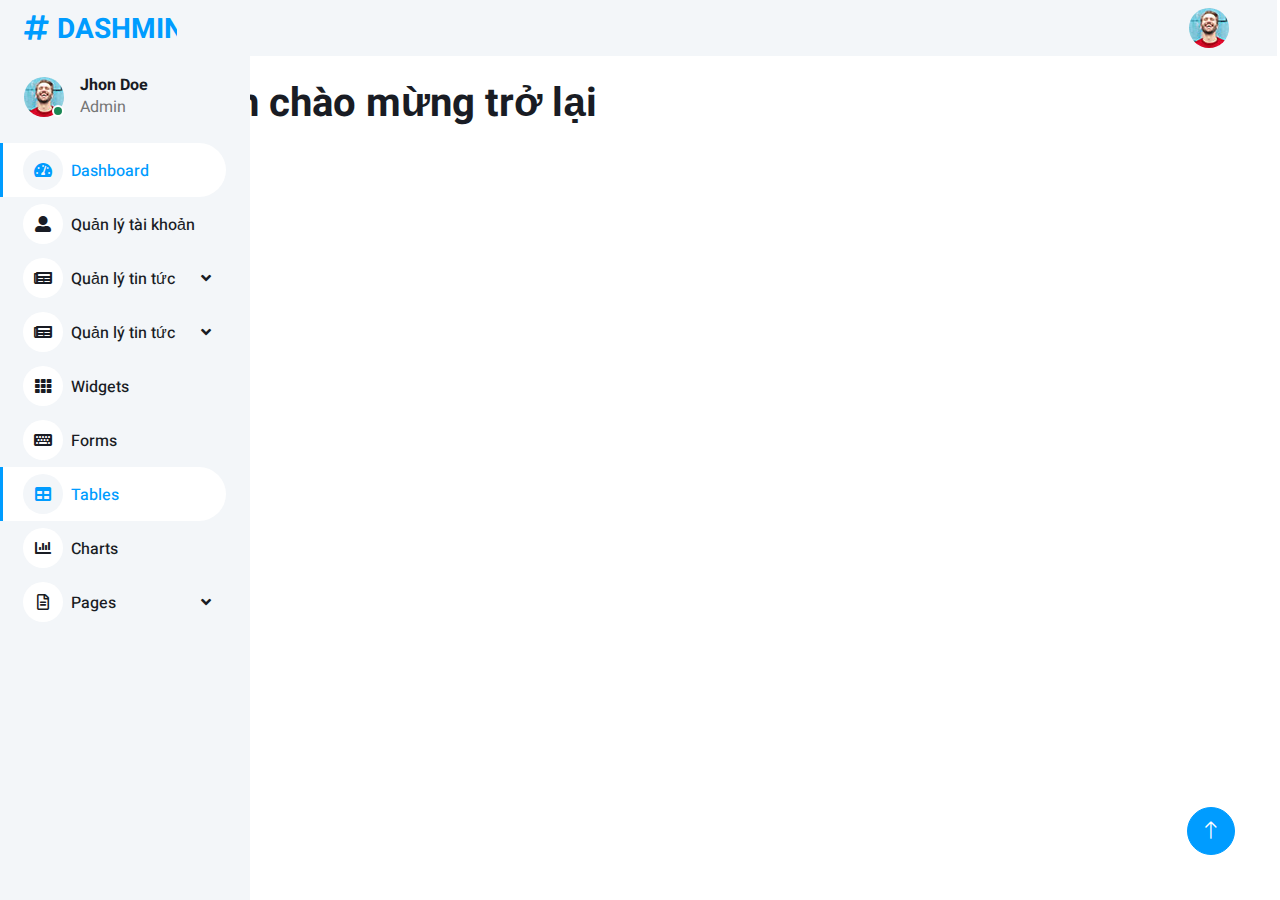
<file: dashboard.html>
<!DOCTYPE html>
<html lang="en">

<head>
    <meta charset="utf-8">
    <title>DASHMIN - Bootstrap Admin Template</title>
    <meta content="width=device-width, initial-scale=1.0" name="viewport">
    <meta content="" name="keywords">
    <meta content="" name="description">

    <!-- Favicon -->
    <link href="img/favicon.ico" rel="icon">

    <!-- Google Web Fonts -->
    <link rel="preconnect" href="https://fonts.googleapis.com">
    <link rel="preconnect" href="https://fonts.gstatic.com" crossorigin>
    <link href="https://fonts.googleapis.com/css2?family=Heebo:wght@400;500;600;700&display=swap" rel="stylesheet">
    
    <!-- Icon Font Stylesheet -->
    <link href="https://cdnjs.cloudflare.com/ajax/libs/font-awesome/5.10.0/css/all.min.css" rel="stylesheet">
    <link href="https://cdn.jsdelivr.net/npm/bootstrap-icons@1.4.1/font/bootstrap-icons.css" rel="stylesheet">

    <!-- Libraries Stylesheet -->
    <link href="lib/owlcarousel/assets/owl.carousel.min.css" rel="stylesheet">
    <link href="lib/tempusdominus/css/tempusdominus-bootstrap-4.min.css" rel="stylesheet" />

    <!-- Customized Bootstrap Stylesheet -->
    <link href="css/bootstrap.min.css" rel="stylesheet">

    <!-- Template Stylesheet -->
    <link href="css/style.css" rel="stylesheet">
</head>

<body>
    <div class="container-xxl position-relative bg-white d-flex p-0">
        <!-- Spinner Start -->
        <div id="spinner" class="show bg-white position-fixed translate-middle w-100 vh-100 top-50 start-50 d-flex align-items-center justify-content-center">
            <div class="spinner-border text-primary" style="width: 3rem; height: 3rem;" role="status">
                <span class="sr-only">Loading...</span>
            </div>
        </div>
        <!-- Spinner End -->


        <!-- Sidebar Start -->
        <div class="sidebar pe-4 pb-3">
            <nav class="navbar bg-light navbar-light">
                <a href="index.html" class="navbar-brand mx-4 mb-3">
                    <h3 class="text-primary"><i class="fa fa-hashtag me-2"></i>DASHMIN</h3>
                </a>
                <div class="d-flex align-items-center ms-4 mb-4">
                    <div class="position-relative">
                        <img class="rounded-circle" src="img/user.jpg" alt="" style="width: 40px; height: 40px;">
                        <div class="bg-success rounded-circle border border-2 border-white position-absolute end-0 bottom-0 p-1"></div>
                    </div>
                    <div class="ms-3">
                        <h6 class="mb-0">Jhon Doe</h6>
                        <span>Admin</span>
                    </div>
                </div>
                <div class="navbar-nav w-100">
                    <!-- thêm class active trạng thái url -->
                    <a href="dashboard.html" class="nav-item nav-link active"><i class="fa fa-tachometer-alt me-2"></i>Dashboard</a>
                    <a href="user.html" class="nav-item nav-link"><i class="fa fas fa-user-alt me-2"></i>Quản lý tài khoản</a>
                    <div class="nav-item dropdown">
                        <a href="/news.html" class="nav-link dropdown-toggle" data-bs-toggle="dropdown"><i class="fa fa-newspaper me-2"></i>Quản lý tin tức</a>
                        <div class="dropdown-menu bg-transparent border-0">
                            <a href="/news.html" class="dropdown-item">Dạng text</a>
                            <a href="/news.html" class="dropdown-item">Dạng video</a>
                            <a href="/news.html" class="dropdown-item">Dạng thước phim</a>
                        </div>
                    </div>
                    <div class="nav-item dropdown">
                        <a href="/oke" class="nav-link dropdown-toggle" data-bs-toggle="dropdown"><i class="fa fa-newspaper me-2"></i>Quản lý tin tức</a>
                        <div class="dropdown-menu bg-transparent border-0">
                            <a href="button.html" class="dropdown-item">Dạng text</a>
                            <a href="typography.html" class="dropdown-item">Dạng video</a>
                            <a href="element.html" class="dropdown-item">Dạng thước phim</a>
                        </div>
                    </div>
                    <a href="widget.html" class="nav-item nav-link"><i class="fa fa-th me-2"></i>Widgets</a>
                    <a href="form.html" class="nav-item nav-link"><i class="fa fa-keyboard me-2"></i>Forms</a>
                    <a href="table.html" class="nav-item nav-link active"><i class="fa fa-table me-2"></i>Tables</a>
                    <a href="chart.html" class="nav-item nav-link"><i class="fa fa-chart-bar me-2"></i>Charts</a>
                    <div class="nav-item dropdown">
                        <a href="#" class="nav-link dropdown-toggle" data-bs-toggle="dropdown"><i class="far fa-file-alt me-2"></i>Pages</a>
                        <div class="dropdown-menu bg-transparent border-0">
                            <a href="signin.html" class="dropdown-item">Sign In</a>
                            <a href="signup.html" class="dropdown-item">Sign Up</a>
                            <a href="404.html" class="dropdown-item">404 Error</a>
                            <a href="blank.html" class="dropdown-item">Blank Page</a>
                        </div>
                    </div>
                </div>
            </nav>
        </div>
        <!-- Sidebar End -->


        <!-- Content Start -->
        <div class="content">
            <!-- Navbar Start -->
            <nav class="navbar navbar-expand bg-light navbar-light sticky-top px-4 py-0">
                <div class="nav-item dropdown me-0 ms-auto">
                    <a href="#" class="nav-link dropdown-toggle" data-bs-toggle="dropdown">
                        <img class="rounded-circle me-lg-2" src="img/user.jpg" alt="" style="width: 40px; height: 40px;">
                    </a>
                    <div class="dropdown-menu dropdown-menu-end bg-light border-0 rounded-0 rounded-bottom m-0">
                        <a href="#" class="dropdown-item">My Profile</a>
                        <a href="#" class="dropdown-item">Settings</a>
                        <a href="#" class="dropdown-item">Log Out</a>
                    </div>
                </div>
            </nav>
            <!-- Navbar End -->


            <!-- Table Start -->
            <div class="container-fluid pt-4 px-4">
                <h1>Xin chào mừng trở lại</h1>
            </div>
            <!-- Table End -->



        </div>
        <!-- Content End -->


        <!-- Back to Top -->
        <a href="#" class="btn btn-lg btn-primary btn-lg-square back-to-top"><i class="bi bi-arrow-up"></i></a>
    </div>

    <!-- JavaScript Libraries -->
    <script src="https://code.jquery.com/jquery-3.4.1.min.js"></script>
    <script src="https://cdn.jsdelivr.net/npm/bootstrap@5.0.0/dist/js/bootstrap.bundle.min.js"></script>
    <script src="lib/chart/chart.min.js"></script>
    <script src="lib/easing/easing.min.js"></script>
    <script src="lib/waypoints/waypoints.min.js"></script>
    <script src="lib/owlcarousel/owl.carousel.min.js"></script>
    <script src="lib/tempusdominus/js/moment.min.js"></script>
    <script src="lib/tempusdominus/js/moment-timezone.min.js"></script>
    <script src="lib/tempusdominus/js/tempusdominus-bootstrap-4.min.js"></script>

    <!-- Template Javascript -->
    <script src="js/main.js"></script>
</body>

</html>
</file>
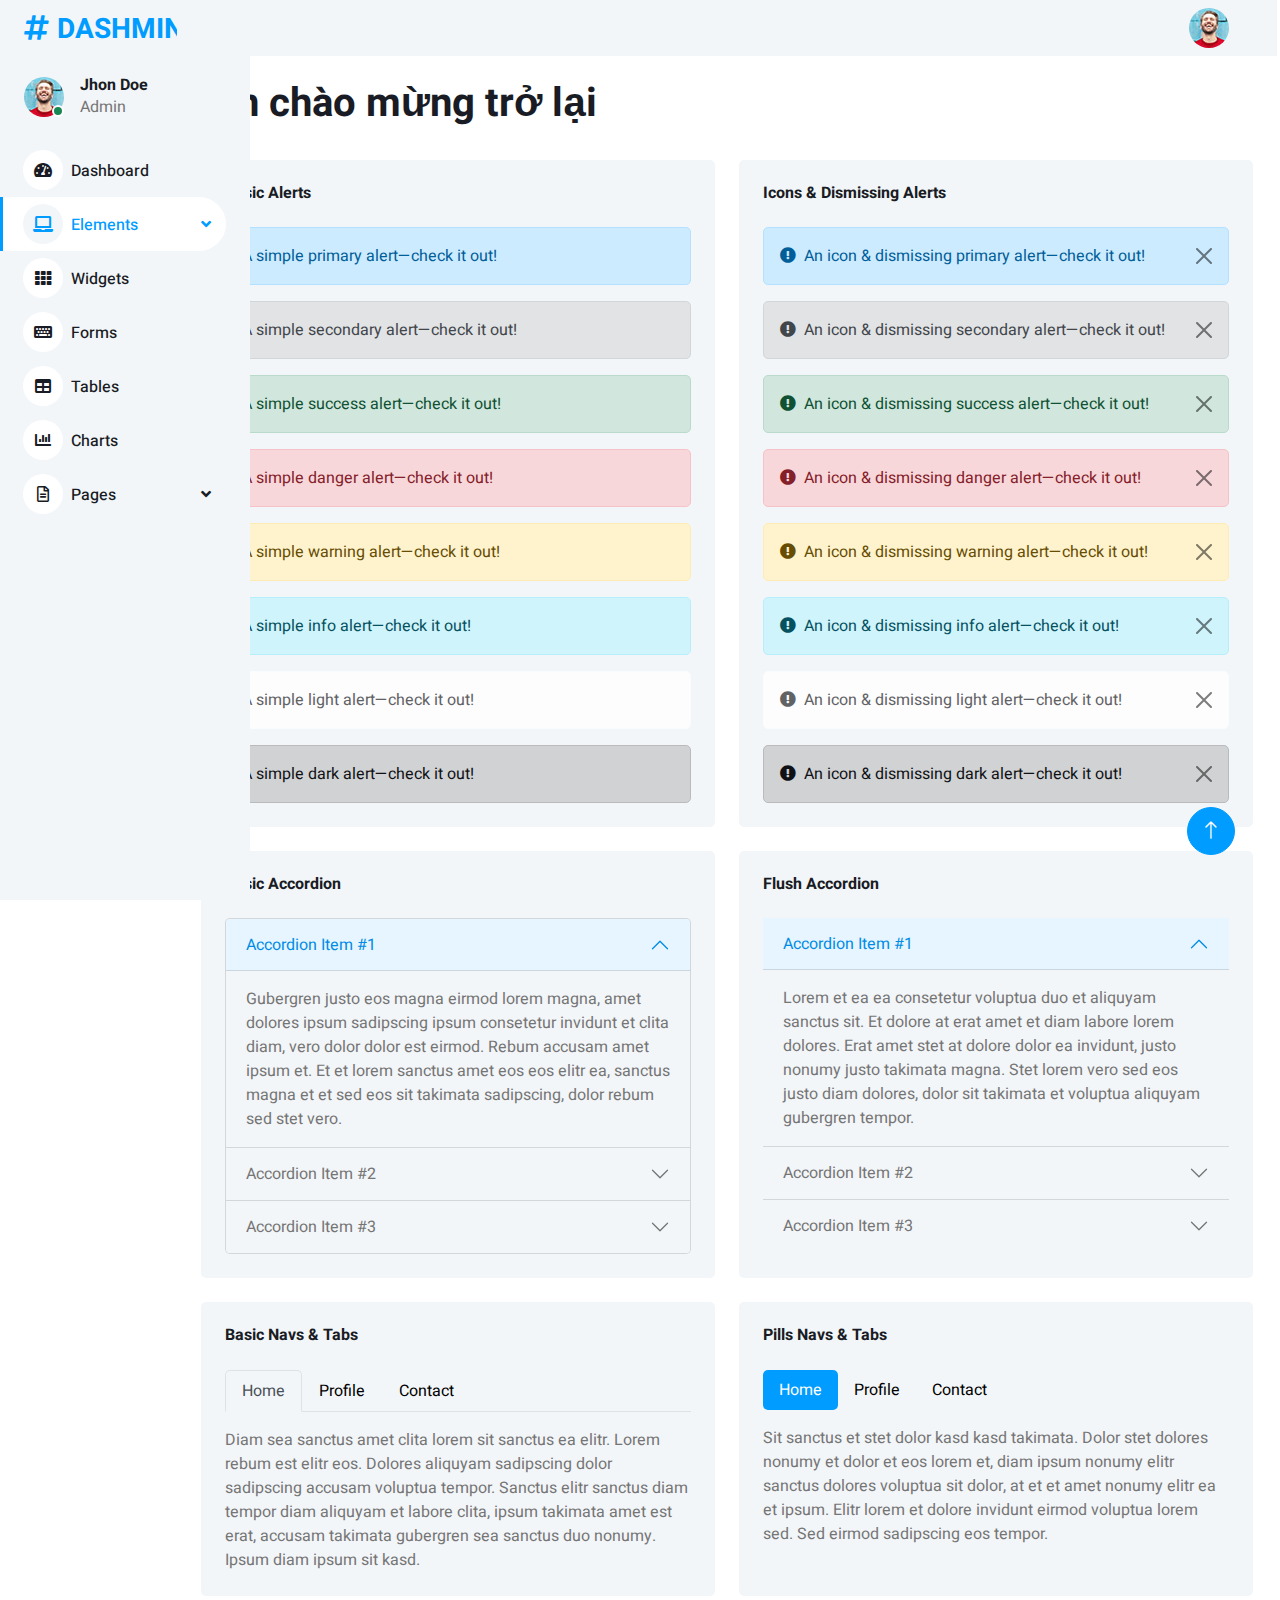
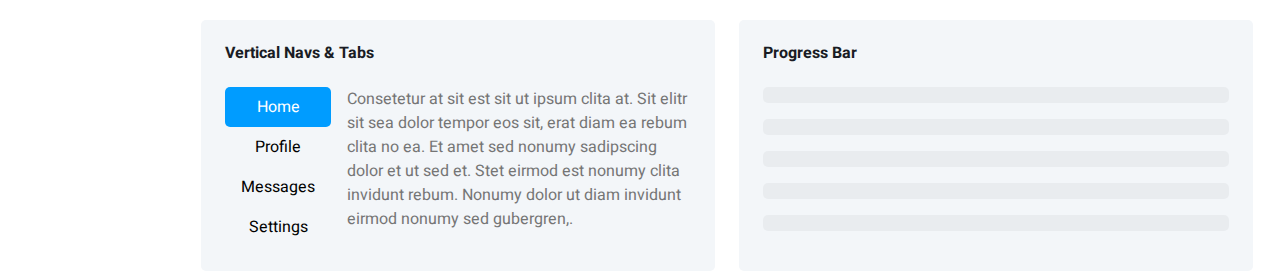
<file: element.html>
<!DOCTYPE html>
<html lang="en">

<head>
    <meta charset="utf-8">
    <title>DASHMIN - Bootstrap Admin Template</title>
    <meta content="width=device-width, initial-scale=1.0" name="viewport">
    <meta content="" name="keywords">
    <meta content="" name="description">

    <!-- Favicon -->
    <link href="img/favicon.ico" rel="icon">

    <!-- Google Web Fonts -->
    <link rel="preconnect" href="https://fonts.googleapis.com">
    <link rel="preconnect" href="https://fonts.gstatic.com" crossorigin>
    <link href="https://fonts.googleapis.com/css2?family=Heebo:wght@400;500;600;700&display=swap" rel="stylesheet">
    
    <!-- Icon Font Stylesheet -->
    <link href="https://cdnjs.cloudflare.com/ajax/libs/font-awesome/5.10.0/css/all.min.css" rel="stylesheet">
    <link href="https://cdn.jsdelivr.net/npm/bootstrap-icons@1.4.1/font/bootstrap-icons.css" rel="stylesheet">

    <!-- Libraries Stylesheet -->
    <link href="lib/owlcarousel/assets/owl.carousel.min.css" rel="stylesheet">
    <link href="lib/tempusdominus/css/tempusdominus-bootstrap-4.min.css" rel="stylesheet" />

    <!-- Customized Bootstrap Stylesheet -->
    <link href="css/bootstrap.min.css" rel="stylesheet">

    <!-- Template Stylesheet -->
    <link href="css/style.css" rel="stylesheet">
</head>

<body>
    <div class="container-xxl position-relative bg-white d-flex p-0">
        <!-- Spinner Start -->
        <div id="spinner" class="show bg-white position-fixed translate-middle w-100 vh-100 top-50 start-50 d-flex align-items-center justify-content-center">
            <div class="spinner-border text-primary" style="width: 3rem; height: 3rem;" role="status">
                <span class="sr-only">Loading...</span>
            </div>
        </div>
        <!-- Spinner End -->


        <!-- Sidebar Start -->
        <div class="sidebar pe-4 pb-3">
            <nav class="navbar bg-light navbar-light">
                <a href="index.html" class="navbar-brand mx-4 mb-3">
                    <h3 class="text-primary"><i class="fa fa-hashtag me-2"></i>DASHMIN</h3>
                </a>
                <div class="d-flex align-items-center ms-4 mb-4">
                    <div class="position-relative">
                        <img class="rounded-circle" src="img/user.jpg" alt="" style="width: 40px; height: 40px;">
                        <div class="bg-success rounded-circle border border-2 border-white position-absolute end-0 bottom-0 p-1"></div>
                    </div>
                    <div class="ms-3">
                        <h6 class="mb-0">Jhon Doe</h6>
                        <span>Admin</span>
                    </div>
                </div>
                <div class="navbar-nav w-100">
                    <a href="index.html" class="nav-item nav-link"><i class="fa fa-tachometer-alt me-2"></i>Dashboard</a>
                    <div class="nav-item dropdown">
                        <a href="#" class="nav-link dropdown-toggle active" data-bs-toggle="dropdown"><i class="fa fa-laptop me-2"></i>Elements</a>
                        <div class="dropdown-menu bg-transparent border-0">
                            <a href="button.html" class="dropdown-item">Buttons</a>
                            <a href="typography.html" class="dropdown-item">Typography</a>
                            <a href="element.html" class="dropdown-item active">Other Elements</a>
                        </div>
                    </div>
                    <a href="widget.html" class="nav-item nav-link"><i class="fa fa-th me-2"></i>Widgets</a>
                    <a href="form.html" class="nav-item nav-link"><i class="fa fa-keyboard me-2"></i>Forms</a>
                    <a href="table.html" class="nav-item nav-link"><i class="fa fa-table me-2"></i>Tables</a>
                    <a href="chart.html" class="nav-item nav-link"><i class="fa fa-chart-bar me-2"></i>Charts</a>
                    <div class="nav-item dropdown">
                        <a href="#" class="nav-link dropdown-toggle" data-bs-toggle="dropdown"><i class="far fa-file-alt me-2"></i>Pages</a>
                        <div class="dropdown-menu bg-transparent border-0">
                            <a href="signin.html" class="dropdown-item">Sign In</a>
                            <a href="signup.html" class="dropdown-item">Sign Up</a>
                            <a href="404.html" class="dropdown-item">404 Error</a>
                            <a href="blank.html" class="dropdown-item">Blank Page</a>
                        </div>
                    </div>
                </div>
            </nav>
        </div>
        <!-- Sidebar End -->


        <!-- Content Start -->
        <div class="content">
            <!-- Navbar Start -->
            <nav class="navbar navbar-expand bg-light navbar-light sticky-top px-4 py-0">
                <div class="nav-item dropdown me-0 ms-auto">
                    <a href="#" class="nav-link dropdown-toggle" data-bs-toggle="dropdown">
                        <img class="rounded-circle me-lg-2" src="img/user.jpg" alt="" style="width: 40px; height: 40px;">
                    </a>
                    <div class="dropdown-menu dropdown-menu-end bg-light border-0 rounded-0 rounded-bottom m-0">
                        <a href="#" class="dropdown-item">My Profile</a>
                        <a href="#" class="dropdown-item">Settings</a>
                        <a href="#" class="dropdown-item">Log Out</a>
                    </div>
                </div>
            </nav>
            <!-- Navbar End -->


            <!-- Table Start -->
            <div class="container-fluid pt-4 px-4">
                <h1>Xin chào mừng trở lại</h1>
            </div>
            <!-- Table End -->


            <!-- Other Elements Start -->
            <div class="container-fluid pt-4 px-4">
                <div class="row g-4">
                    <div class="col-sm-12 col-xl-6">
                        <div class="bg-light rounded h-100 p-4">
                            <h6 class="mb-4">Basic Alerts</h6>
                            <div class="alert alert-primary" role="alert">
                                A simple primary alert—check it out!
                            </div>
                            <div class="alert alert-secondary" role="alert">
                                A simple secondary alert—check it out!
                            </div>
                            <div class="alert alert-success" role="alert">
                                A simple success alert—check it out!
                            </div>
                            <div class="alert alert-danger" role="alert">
                                A simple danger alert—check it out!
                            </div>
                            <div class="alert alert-warning" role="alert">
                                A simple warning alert—check it out!
                            </div>
                            <div class="alert alert-info" role="alert">
                                A simple info alert—check it out!
                            </div>
                            <div class="alert alert-light" role="alert">
                                A simple light alert—check it out!
                            </div>
                            <div class="alert alert-dark mb-0" role="alert">
                                A simple dark alert—check it out!
                            </div>
                        </div>
                    </div>
                    <div class="col-sm-12 col-xl-6">
                        <div class="bg-light rounded h-100 p-4">
                            <h6 class="mb-4">Icons & Dismissing Alerts</h6>
                            <div class="alert alert-primary alert-dismissible fade show" role="alert">
                                <i class="fa fa-exclamation-circle me-2"></i>An icon & dismissing primary alert—check it out!
                                <button type="button" class="btn-close" data-bs-dismiss="alert" aria-label="Close"></button>
                            </div>
                            <div class="alert alert-secondary alert-dismissible fade show" role="alert">
                                <i class="fa fa-exclamation-circle me-2"></i>An icon & dismissing secondary alert—check it out!
                                <button type="button" class="btn-close" data-bs-dismiss="alert" aria-label="Close"></button>
                            </div>
                            <div class="alert alert-success alert-dismissible fade show" role="alert">
                                <i class="fa fa-exclamation-circle me-2"></i>An icon & dismissing success alert—check it out!
                                <button type="button" class="btn-close" data-bs-dismiss="alert" aria-label="Close"></button>
                            </div>
                            <div class="alert alert-danger alert-dismissible fade show" role="alert">
                                <i class="fa fa-exclamation-circle me-2"></i>An icon & dismissing danger alert—check it out!
                                <button type="button" class="btn-close" data-bs-dismiss="alert" aria-label="Close"></button>
                            </div>
                            <div class="alert alert-warning alert-dismissible fade show" role="alert">
                                <i class="fa fa-exclamation-circle me-2"></i>An icon & dismissing warning alert—check it out!
                                <button type="button" class="btn-close" data-bs-dismiss="alert" aria-label="Close"></button>
                            </div>
                            <div class="alert alert-info alert-dismissible fade show" role="alert">
                                <i class="fa fa-exclamation-circle me-2"></i>An icon & dismissing info alert—check it out!
                                <button type="button" class="btn-close" data-bs-dismiss="alert" aria-label="Close"></button>
                            </div>
                            <div class="alert alert-light alert-dismissible fade show" role="alert">
                                <i class="fa fa-exclamation-circle me-2"></i>An icon & dismissing light alert—check it out!
                                <button type="button" class="btn-close" data-bs-dismiss="alert" aria-label="Close"></button>
                            </div>
                            <div class="alert alert-dark alert-dismissible fade show mb-0" role="alert">
                                <i class="fa fa-exclamation-circle me-2"></i>An icon & dismissing dark alert—check it out!
                                <button type="button" class="btn-close" data-bs-dismiss="alert" aria-label="Close"></button>
                            </div>
                        </div>
                    </div>
                    <div class="col-sm-12 col-xl-6">
                        <div class="bg-light rounded h-100 p-4">
                            <h6 class="mb-4">Basic Accordion</h6>
                            <div class="accordion" id="accordionExample">
                                <div class="accordion-item">
                                    <h2 class="accordion-header" id="headingOne">
                                        <button class="accordion-button" type="button" data-bs-toggle="collapse"
                                            data-bs-target="#collapseOne" aria-expanded="true"
                                            aria-controls="collapseOne">
                                            Accordion Item #1
                                        </button>
                                    </h2>
                                    <div id="collapseOne" class="accordion-collapse collapse show"
                                        aria-labelledby="headingOne" data-bs-parent="#accordionExample">
                                        <div class="accordion-body">
                                            Gubergren justo eos magna eirmod lorem magna, amet dolores ipsum sadipscing ipsum consetetur invidunt et clita diam, vero dolor dolor est eirmod. Rebum accusam amet ipsum et. Et et lorem sanctus amet eos eos elitr ea, sanctus magna et et sed eos sit takimata sadipscing, dolor rebum sed stet vero.
                                        </div>
                                    </div>
                                </div>
                                <div class="accordion-item">
                                    <h2 class="accordion-header" id="headingTwo">
                                        <button class="accordion-button collapsed" type="button"
                                            data-bs-toggle="collapse" data-bs-target="#collapseTwo"
                                            aria-expanded="false" aria-controls="collapseTwo">
                                            Accordion Item #2
                                        </button>
                                    </h2>
                                    <div id="collapseTwo" class="accordion-collapse collapse"
                                        aria-labelledby="headingTwo" data-bs-parent="#accordionExample">
                                        <div class="accordion-body">
                                            Voluptua sit dolores consetetur ea et diam est et takimata. Et erat sadipscing dolores et stet diam ut ut diam, sit aliquyam no magna et dolore lorem dolor sit. Lorem lorem sed sed duo, eirmod sit diam ipsum sit erat, lorem sit dolor diam amet ea aliquyam tempor rebum invidunt,.
                                        </div>
                                    </div>
                                </div>
                                <div class="accordion-item">
                                    <h2 class="accordion-header" id="headingThree">
                                        <button class="accordion-button collapsed" type="button"
                                            data-bs-toggle="collapse" data-bs-target="#collapseThree"
                                            aria-expanded="false" aria-controls="collapseThree">
                                            Accordion Item #3
                                        </button>
                                    </h2>
                                    <div id="collapseThree" class="accordion-collapse collapse"
                                        aria-labelledby="headingThree" data-bs-parent="#accordionExample">
                                        <div class="accordion-body">
                                            Dolore eos dolor tempor justo sea eos amet eos kasd dolor, et diam tempor lorem dolores vero. Stet dolore gubergren nonumy diam. Consetetur sit takimata magna invidunt, dolore sea amet consetetur ea et rebum, invidunt et amet sit sea. Dolor eirmod sed magna sadipscing sadipscing lorem lorem sed, sit lorem.
                                        </div>
                                    </div>
                                </div>
                            </div>
                        </div>
                    </div>
                    <div class="col-sm-12 col-xl-6">
                        <div class="bg-light rounded h-100 p-4">
                            <h6 class="mb-4">Flush Accordion</h6>
                            <div class="accordion accordion-flush" id="accordionFlushExample">
                                <div class="accordion-item">
                                    <h2 class="accordion-header" id="flush-headingOne">
                                        <button class="accordion-button" type="button"
                                            data-bs-toggle="collapse" data-bs-target="#flush-collapseOne"
                                            aria-expanded="true" aria-controls="flush-collapseOne">
                                            Accordion Item #1
                                        </button>
                                    </h2>
                                    <div id="flush-collapseOne" class="accordion-collapse collapse show"
                                        aria-labelledby="flush-headingOne" data-bs-parent="#accordionFlushExample">
                                        <div class="accordion-body">
                                            Lorem et ea ea consetetur voluptua duo et aliquyam sanctus sit. Et dolore at erat amet et diam labore lorem dolores. Erat amet stet at dolore dolor ea invidunt, justo nonumy justo takimata magna. Stet lorem vero sed eos justo diam dolores, dolor sit takimata et voluptua aliquyam gubergren tempor.
                                        </div>
                                    </div>
                                </div>
                                <div class="accordion-item">
                                    <h2 class="accordion-header" id="flush-headingTwo">
                                        <button class="accordion-button collapsed" type="button"
                                            data-bs-toggle="collapse" data-bs-target="#flush-collapseTwo"
                                            aria-expanded="false" aria-controls="flush-collapseTwo">
                                            Accordion Item #2
                                        </button>
                                    </h2>
                                    <div id="flush-collapseTwo" class="accordion-collapse collapse"
                                        aria-labelledby="flush-headingTwo" data-bs-parent="#accordionFlushExample">
                                        <div class="accordion-body">
                                            Sea diam dolore aliquyam aliquyam diam et consetetur et. Accusam amet no invidunt invidunt et consetetur, magna ut nonumy kasd erat tempor dolor et. Diam magna dolor sed amet duo dolores magna vero. Amet sit sadipscing ea diam clita lorem sit. Vero et et et tempor diam. Ipsum eirmod sit.
                                        </div>
                                    </div>
                                </div>
                                <div class="accordion-item">
                                    <h2 class="accordion-header" id="flush-headingThree">
                                        <button class="accordion-button collapsed" type="button"
                                            data-bs-toggle="collapse" data-bs-target="#flush-collapseThree"
                                            aria-expanded="false" aria-controls="flush-collapseThree">
                                            Accordion Item #3
                                        </button>
                                    </h2>
                                    <div id="flush-collapseThree" class="accordion-collapse collapse"
                                        aria-labelledby="flush-headingThree" data-bs-parent="#accordionFlushExample">
                                        <div class="accordion-body">
                                            Sea sea sit sanctus magna gubergren kasd, magna justo ea lorem lorem. Elitr aliquyam ipsum clita consetetur duo at nonumy invidunt, invidunt eos dolore vero sit amet amet magna tempor clita, takimata diam justo stet erat et vero erat. Sit ipsum eirmod sea ut vero dolores sea clita nonumy, no.
                                        </div>
                                    </div>
                                </div>
                            </div>
                        </div>
                    </div>
                    <div class="col-sm-12 col-xl-6">
                        <div class="bg-light rounded h-100 p-4">
                            <h6 class="mb-4">Basic Navs & Tabs</h6>
                            <nav>
                                <div class="nav nav-tabs" id="nav-tab" role="tablist">
                                    <button class="nav-link active" id="nav-home-tab" data-bs-toggle="tab"
                                        data-bs-target="#nav-home" type="button" role="tab" aria-controls="nav-home"
                                        aria-selected="true">Home</button>
                                    <button class="nav-link" id="nav-profile-tab" data-bs-toggle="tab"
                                        data-bs-target="#nav-profile" type="button" role="tab"
                                        aria-controls="nav-profile" aria-selected="false">Profile</button>
                                    <button class="nav-link" id="nav-contact-tab" data-bs-toggle="tab"
                                        data-bs-target="#nav-contact" type="button" role="tab"
                                        aria-controls="nav-contact" aria-selected="false">Contact</button>
                                </div>
                            </nav>
                            <div class="tab-content pt-3" id="nav-tabContent">
                                <div class="tab-pane fade show active" id="nav-home" role="tabpanel" aria-labelledby="nav-home-tab">
                                    Diam sea sanctus amet clita lorem sit sanctus ea elitr. Lorem rebum est elitr eos. Dolores aliquyam sadipscing dolor sadipscing accusam voluptua tempor. Sanctus elitr sanctus diam tempor diam aliquyam et labore clita, ipsum takimata amet est erat, accusam takimata gubergren sea sanctus duo nonumy. Ipsum diam ipsum sit kasd.
                                </div>
                                <div class="tab-pane fade" id="nav-profile" role="tabpanel" aria-labelledby="nav-profile-tab">
                                    Sanctus vero sit kasd sea gubergren takimata consetetur elitr elitr, consetetur sadipscing takimata ipsum dolores. Accusam duo accusam et labore ea elitr ipsum tempor sit, dolore aliquyam ipsum sit amet sit. Et dolore ipsum labore invidunt rebum. Sed dolore gubergren sanctus vero diam lorem rebum elitr, erat diam dolor clita.
                                </div>
                                <div class="tab-pane fade" id="nav-contact" role="tabpanel" aria-labelledby="nav-contact-tab">
                                    Sit consetetur eirmod lorem ea magna sadipscing ipsum elitr invidunt, dolores lorem erat ipsum ut aliquyam eos lorem sed. Nonumy aliquyam ea justo eos dolores dolores duo dolores. Aliquyam dolor sea dolores sit takimata no erat vero. At lorem justo tempor lorem duo, stet kasd aliquyam ipsum voluptua labore at.
                                </div>
                            </div>
                        </div>
                    </div>
                    <div class="col-sm-12 col-xl-6">
                        <div class="bg-light rounded h-100 p-4">
                            <h6 class="mb-4">Pills Navs & Tabs</h6>
                            <ul class="nav nav-pills mb-3" id="pills-tab" role="tablist">
                                <li class="nav-item" role="presentation">
                                    <button class="nav-link active" id="pills-home-tab" data-bs-toggle="pill"
                                        data-bs-target="#pills-home" type="button" role="tab" aria-controls="pills-home"
                                        aria-selected="true">Home</button>
                                </li>
                                <li class="nav-item" role="presentation">
                                    <button class="nav-link" id="pills-profile-tab" data-bs-toggle="pill"
                                        data-bs-target="#pills-profile" type="button" role="tab"
                                        aria-controls="pills-profile" aria-selected="false">Profile</button>
                                </li>
                                <li class="nav-item" role="presentation">
                                    <button class="nav-link" id="pills-contact-tab" data-bs-toggle="pill"
                                        data-bs-target="#pills-contact" type="button" role="tab"
                                        aria-controls="pills-contact" aria-selected="false">Contact</button>
                                </li>
                            </ul>
                            <div class="tab-content" id="pills-tabContent">
                                <div class="tab-pane fade show active" id="pills-home" role="tabpanel" aria-labelledby="pills-home-tab">
                                    Sit sanctus et stet dolor kasd kasd takimata. Dolor stet dolores nonumy et dolor et eos lorem et, diam ipsum nonumy elitr sanctus dolores voluptua sit dolor, at et et amet nonumy elitr ea et ipsum. Elitr lorem et dolore invidunt eirmod voluptua lorem sed. Sed eirmod sadipscing eos tempor.
                                </div>
                                <div class="tab-pane fade" id="pills-profile" role="tabpanel" aria-labelledby="pills-profile-tab">
                                    Invidunt rebum voluptua lorem eirmod dolore. Amet no sed sanctus lorem ea. Nonumy sit stet sit magna. Rebum rebum ipsum clita erat consetetur, sit dolor sit clita et amet. Est et clita dolore takimata, sea dolores tempor erat consetetur lorem. Consetetur sea sadipscing dolor et dolores et stet, tempor elitr.
                                </div>
                                <div class="tab-pane fade" id="pills-contact" role="tabpanel" aria-labelledby="pills-contact-tab">
                                    Et diam et est sed vero ipsum voluptua dolor et, sit eos justo ipsum no ipsum amet sed aliquyam dolore, ut ipsum sanctus et consetetur. Sit ea sit clita lorem ea gubergren. Et dolore vero sanctus voluptua ipsum sadipscing amet at. Et sed dolore voluptua dolor eos tempor, erat amet.
                                </div>
                            </div>
                        </div>
                    </div>
                    <div class="col-sm-12 col-xl-6">
                        <div class="bg-light rounded h-100 p-4">
                            <h6 class="mb-4">Vertical Navs & Tabs</h6>
                            <div class="d-flex align-items-start">
                                <div class="nav flex-column nav-pills me-3" id="v-pills-tab" role="tablist"
                                    aria-orientation="vertical">
                                    <button class="nav-link active" id="v-pills-home-tab" data-bs-toggle="pill"
                                        data-bs-target="#v-pills-home" type="button" role="tab"
                                        aria-controls="v-pills-home" aria-selected="true">Home</button>
                                    <button class="nav-link" id="v-pills-profile-tab" data-bs-toggle="pill"
                                        data-bs-target="#v-pills-profile" type="button" role="tab"
                                        aria-controls="v-pills-profile" aria-selected="false">Profile</button>
                                    <button class="nav-link" id="v-pills-messages-tab" data-bs-toggle="pill"
                                        data-bs-target="#v-pills-messages" type="button" role="tab"
                                        aria-controls="v-pills-messages" aria-selected="false">Messages</button>
                                    <button class="nav-link" id="v-pills-settings-tab" data-bs-toggle="pill"
                                        data-bs-target="#v-pills-settings" type="button" role="tab"
                                        aria-controls="v-pills-settings" aria-selected="false">Settings</button>
                                </div>
                                <div class="tab-content" id="v-pills-tabContent">
                                    <div class="tab-pane fade show active" id="v-pills-home" role="tabpanel" aria-labelledby="v-pills-home-tab">
                                        Consetetur at sit est sit ut ipsum clita at. Sit elitr sit sea dolor tempor eos sit, erat diam ea rebum clita no ea. Et amet sed nonumy sadipscing dolor et ut sed et. Stet eirmod est nonumy clita invidunt rebum. Nonumy dolor ut diam invidunt eirmod nonumy sed gubergren,.
                                    </div>
                                    <div class="tab-pane fade" id="v-pills-profile" role="tabpanel" aria-labelledby="v-pills-profile-tab">
                                        Tempor et kasd accusam duo et dolor no accusam dolore, dolor sed voluptua duo no, sit et stet lorem dolor ipsum tempor consetetur vero, consetetur est eos sit eirmod erat diam accusam sadipscing sit. Takimata erat ea eirmod tempor elitr dolore sadipscing kasd justo, elitr tempor sed eos sadipscing magna.
                                    </div>
                                    <div class="tab-pane fade" id="v-pills-messages" role="tabpanel" aria-labelledby="v-pills-messages-tab">
                                        Sed kasd kasd ea clita sed lorem amet tempor est voluptua, labore stet dolores gubergren clita lorem sed nonumy at. Dolores et ut erat voluptua. Est voluptua stet accusam rebum, elitr amet sit takimata sea eirmod. Sanctus elitr amet sit dolore sea stet et ut. Dolor et sanctus elitr ut.
                                    </div>
                                    <div class="tab-pane fade" id="v-pills-settings" role="tabpanel" aria-labelledby="v-pills-settings-tab">
                                        Sit et vero kasd sea et at, aliquyam takimata et et est, labore et takimata sed ut stet sanctus, nonumy dolor invidunt sit labore et, amet et dolor sit dolor tempor et dolor ipsum nonumy, accusam clita sadipscing ut et labore labore est, dolore accusam vero at est sit. Invidunt.
                                    </div>
                                </div>
                            </div>
                        </div>
                    </div>
                    <div class="col-sm-12 col-xl-6">
                        <div class="bg-light rounded h-100 p-4">
                            <h6 class="mb-4">Progress Bar</h6>
                            <div class="pg-bar mb-3">
                                <div class="progress">
                                    <div class="progress-bar progress-bar-striped" role="progressbar" aria-valuenow="10" aria-valuemin="0" aria-valuemax="100"></div>
                                </div>
                            </div>
                            <div class="pg-bar mb-3">
                                <div class="progress">
                                    <div class="progress-bar progress-bar-striped bg-success" role="progressbar" aria-valuenow="25" aria-valuemin="0" aria-valuemax="100"></div>
                                </div>
                            </div>
                            <div class="pg-bar mb-3">
                                <div class="progress">
                                    <div class="progress-bar progress-bar-striped bg-info" role="progressbar" aria-valuenow="50" aria-valuemin="0" aria-valuemax="100"></div>
                                </div>
                            </div>
                            <div class="pg-bar mb-3">
                                <div class="progress">
                                    <div class="progress-bar progress-bar-striped bg-warning" role="progressbar" aria-valuenow="75" aria-valuemin="0" aria-valuemax="100"></div>
                                </div>
                            </div>
                            <div class="pg-bar mb-0">
                                <div class="progress">
                                    <div class="progress-bar progress-bar-striped bg-danger" role="progressbar" aria-valuenow="100" aria-valuemin="0" aria-valuemax="100"></div>
                                </div>
                            </div>
                        </div>
                    </div>
                </div>
            </div>
            <!-- Other Elements End -->



        </div>
        <!-- Content End -->


        <!-- Back to Top -->
        <a href="#" class="btn btn-lg btn-primary btn-lg-square back-to-top"><i class="bi bi-arrow-up"></i></a>
    </div>

    <!-- JavaScript Libraries -->
    <script src="https://code.jquery.com/jquery-3.4.1.min.js"></script>
    <script src="https://cdn.jsdelivr.net/npm/bootstrap@5.0.0/dist/js/bootstrap.bundle.min.js"></script>
    <script src="lib/chart/chart.min.js"></script>
    <script src="lib/easing/easing.min.js"></script>
    <script src="lib/waypoints/waypoints.min.js"></script>
    <script src="lib/owlcarousel/owl.carousel.min.js"></script>
    <script src="lib/tempusdominus/js/moment.min.js"></script>
    <script src="lib/tempusdominus/js/moment-timezone.min.js"></script>
    <script src="lib/tempusdominus/js/tempusdominus-bootstrap-4.min.js"></script>

    <!-- Template Javascript -->
    <script src="js/main.js"></script>
</body>

</html>
</file>
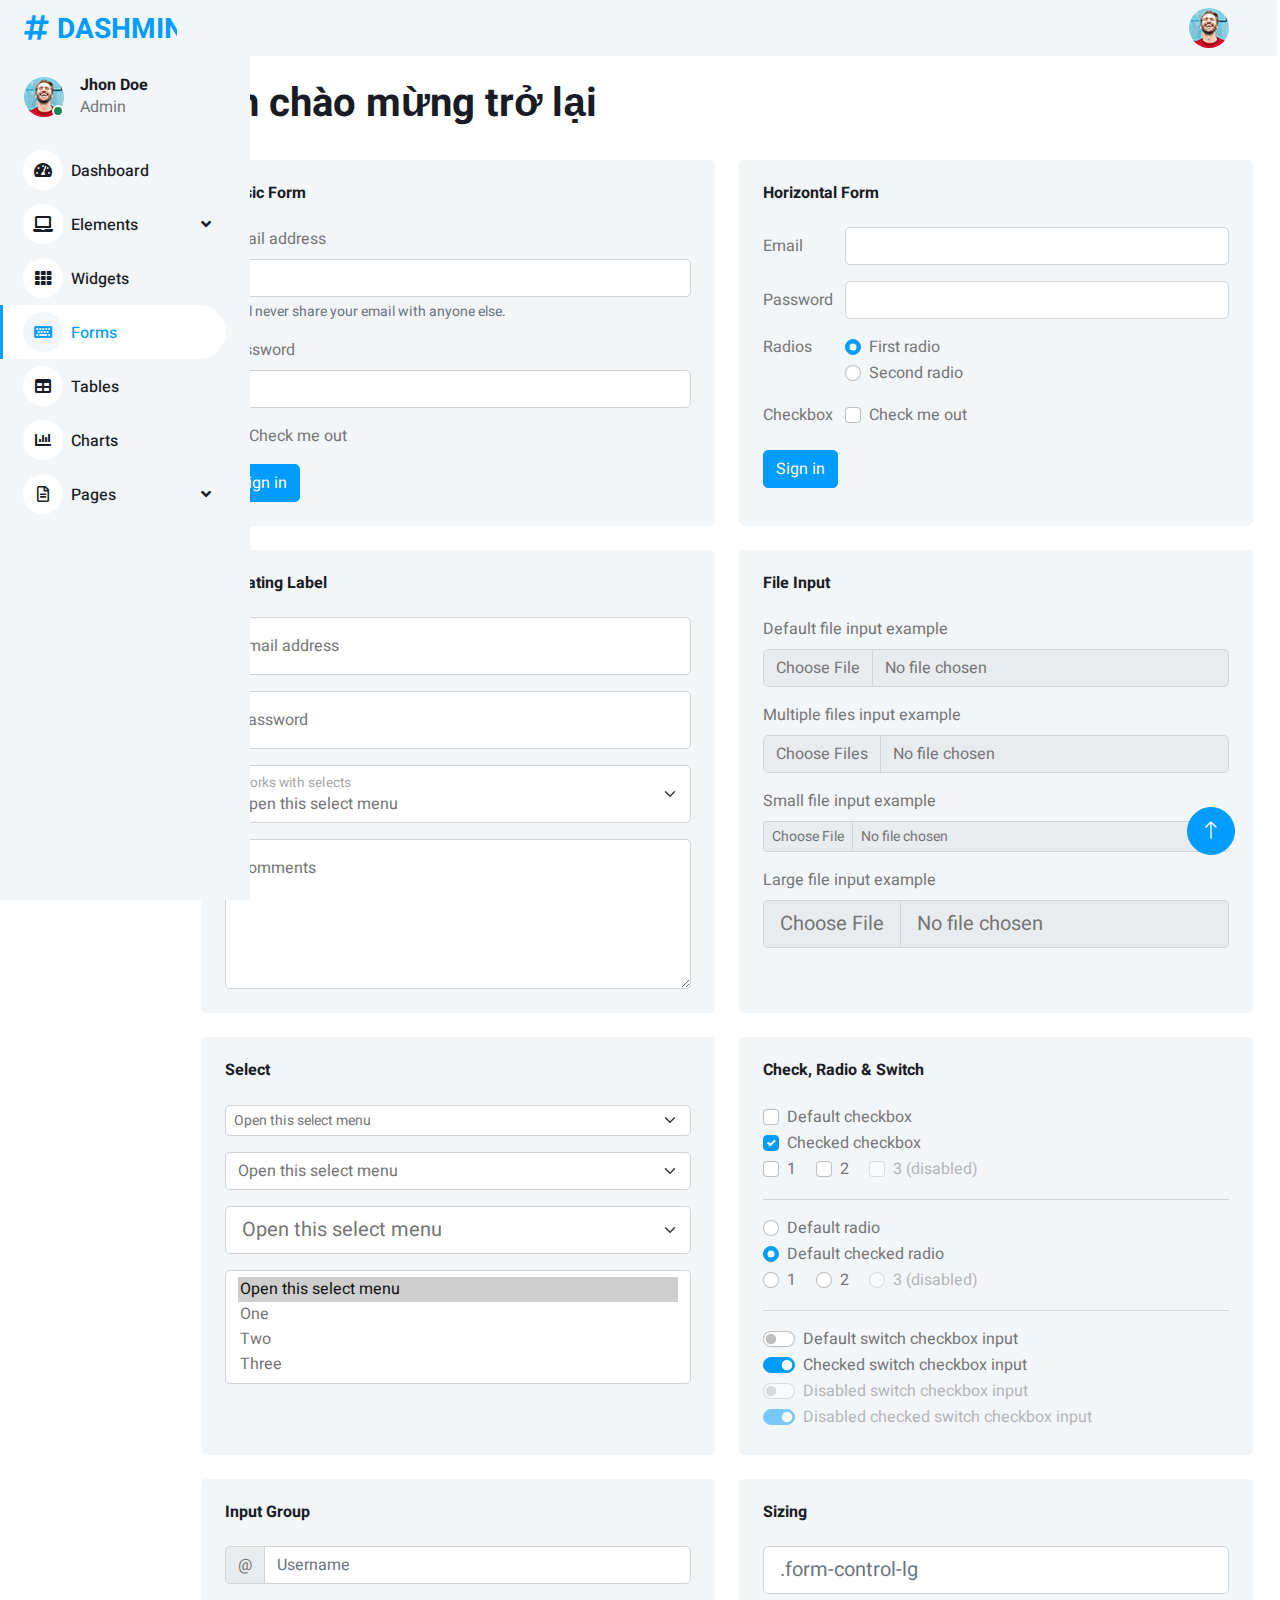
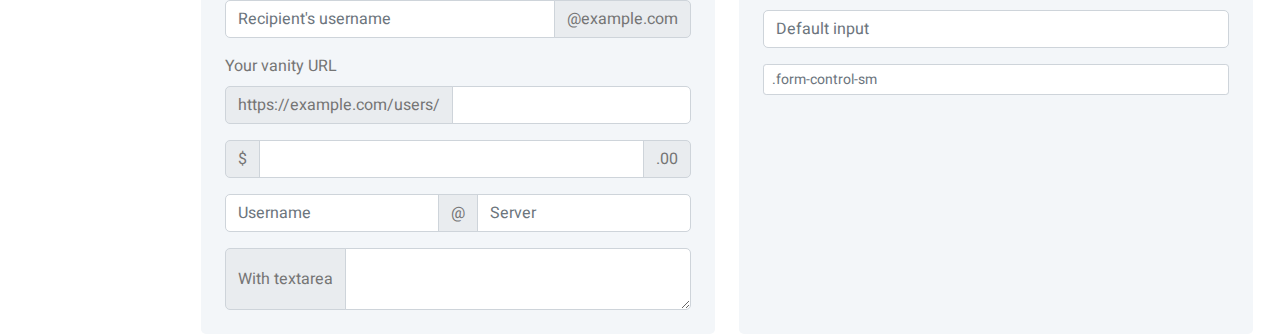
<file: form.html>
<!DOCTYPE html>
<html lang="en">

<head>
    <meta charset="utf-8">
    <title>DASHMIN - Bootstrap Admin Template</title>
    <meta content="width=device-width, initial-scale=1.0" name="viewport">
    <meta content="" name="keywords">
    <meta content="" name="description">

    <!-- Favicon -->
    <link href="img/favicon.ico" rel="icon">

    <!-- Google Web Fonts -->
    <link rel="preconnect" href="https://fonts.googleapis.com">
    <link rel="preconnect" href="https://fonts.gstatic.com" crossorigin>
    <link href="https://fonts.googleapis.com/css2?family=Heebo:wght@400;500;600;700&display=swap" rel="stylesheet">
    
    <!-- Icon Font Stylesheet -->
    <link href="https://cdnjs.cloudflare.com/ajax/libs/font-awesome/5.10.0/css/all.min.css" rel="stylesheet">
    <link href="https://cdn.jsdelivr.net/npm/bootstrap-icons@1.4.1/font/bootstrap-icons.css" rel="stylesheet">

    <!-- Libraries Stylesheet -->
    <link href="lib/owlcarousel/assets/owl.carousel.min.css" rel="stylesheet">
    <link href="lib/tempusdominus/css/tempusdominus-bootstrap-4.min.css" rel="stylesheet" />

    <!-- Customized Bootstrap Stylesheet -->
    <link href="css/bootstrap.min.css" rel="stylesheet">

    <!-- Template Stylesheet -->
    <link href="css/style.css" rel="stylesheet">
</head>

<body>
    <div class="container-xxl position-relative bg-white d-flex p-0">
        <!-- Spinner Start -->
        <div id="spinner" class="show bg-white position-fixed translate-middle w-100 vh-100 top-50 start-50 d-flex align-items-center justify-content-center">
            <div class="spinner-border text-primary" style="width: 3rem; height: 3rem;" role="status">
                <span class="sr-only">Loading...</span>
            </div>
        </div>
        <!-- Spinner End -->


        <!-- Sidebar Start -->
        <div class="sidebar pe-4 pb-3">
            <nav class="navbar bg-light navbar-light">
                <a href="index.html" class="navbar-brand mx-4 mb-3">
                    <h3 class="text-primary"><i class="fa fa-hashtag me-2"></i>DASHMIN</h3>
                </a>
                <div class="d-flex align-items-center ms-4 mb-4">
                    <div class="position-relative">
                        <img class="rounded-circle" src="img/user.jpg" alt="" style="width: 40px; height: 40px;">
                        <div class="bg-success rounded-circle border border-2 border-white position-absolute end-0 bottom-0 p-1"></div>
                    </div>
                    <div class="ms-3">
                        <h6 class="mb-0">Jhon Doe</h6>
                        <span>Admin</span>
                    </div>
                </div>
                <div class="navbar-nav w-100">
                    <a href="index.html" class="nav-item nav-link"><i class="fa fa-tachometer-alt me-2"></i>Dashboard</a>
                    <div class="nav-item dropdown">
                        <a href="#" class="nav-link dropdown-toggle" data-bs-toggle="dropdown"><i class="fa fa-laptop me-2"></i>Elements</a>
                        <div class="dropdown-menu bg-transparent border-0">
                            <a href="button.html" class="dropdown-item">Buttons</a>
                            <a href="typography.html" class="dropdown-item">Typography</a>
                            <a href="element.html" class="dropdown-item">Other Elements</a>
                        </div>
                    </div>
                    <a href="widget.html" class="nav-item nav-link"><i class="fa fa-th me-2"></i>Widgets</a>
                    <a href="form.html" class="nav-item nav-link active"><i class="fa fa-keyboard me-2"></i>Forms</a>
                    <a href="table.html" class="nav-item nav-link"><i class="fa fa-table me-2"></i>Tables</a>
                    <a href="chart.html" class="nav-item nav-link"><i class="fa fa-chart-bar me-2"></i>Charts</a>
                    <div class="nav-item dropdown">
                        <a href="#" class="nav-link dropdown-toggle" data-bs-toggle="dropdown"><i class="far fa-file-alt me-2"></i>Pages</a>
                        <div class="dropdown-menu bg-transparent border-0">
                            <a href="signin.html" class="dropdown-item">Sign In</a>
                            <a href="signup.html" class="dropdown-item">Sign Up</a>
                            <a href="404.html" class="dropdown-item">404 Error</a>
                            <a href="blank.html" class="dropdown-item">Blank Page</a>
                        </div>
                    </div>
                </div>
            </nav>
        </div>
        <!-- Sidebar End -->


        <!-- Content Start -->
        <div class="content">
            <!-- Navbar Start -->
            <nav class="navbar navbar-expand bg-light navbar-light sticky-top px-4 py-0">
                <div class="nav-item dropdown me-0 ms-auto">
                    <a href="#" class="nav-link dropdown-toggle" data-bs-toggle="dropdown">
                        <img class="rounded-circle me-lg-2" src="img/user.jpg" alt="" style="width: 40px; height: 40px;">
                    </a>
                    <div class="dropdown-menu dropdown-menu-end bg-light border-0 rounded-0 rounded-bottom m-0">
                        <a href="#" class="dropdown-item">My Profile</a>
                        <a href="#" class="dropdown-item">Settings</a>
                        <a href="#" class="dropdown-item">Log Out</a>
                    </div>
                </div>
            </nav>
            <!-- Navbar End -->


            <!-- Table Start -->
            <div class="container-fluid pt-4 px-4">
                <h1>Xin chào mừng trở lại</h1>
            </div>
            <!-- Table End -->


            <!-- Form Start -->
            <div class="container-fluid pt-4 px-4">
                <div class="row g-4">
                    <div class="col-sm-12 col-xl-6">
                        <div class="bg-light rounded h-100 p-4">
                            <h6 class="mb-4">Basic Form</h6>
                            <form>
                                <div class="mb-3">
                                    <label for="exampleInputEmail1" class="form-label">Email address</label>
                                    <input type="email" class="form-control" id="exampleInputEmail1"
                                        aria-describedby="emailHelp">
                                    <div id="emailHelp" class="form-text">We'll never share your email with anyone else.
                                    </div>
                                </div>
                                <div class="mb-3">
                                    <label for="exampleInputPassword1" class="form-label">Password</label>
                                    <input type="password" class="form-control" id="exampleInputPassword1">
                                </div>
                                <div class="mb-3 form-check">
                                    <input type="checkbox" class="form-check-input" id="exampleCheck1">
                                    <label class="form-check-label" for="exampleCheck1">Check me out</label>
                                </div>
                                <button type="submit" class="btn btn-primary">Sign in</button>
                            </form>
                        </div>
                    </div>
                    <div class="col-sm-12 col-xl-6">
                        <div class="bg-light rounded h-100 p-4">
                            <h6 class="mb-4">Horizontal Form</h6>
                            <form>
                                <div class="row mb-3">
                                    <label for="inputEmail3" class="col-sm-2 col-form-label">Email</label>
                                    <div class="col-sm-10">
                                        <input type="email" class="form-control" id="inputEmail3">
                                    </div>
                                </div>
                                <div class="row mb-3">
                                    <label for="inputPassword3" class="col-sm-2 col-form-label">Password</label>
                                    <div class="col-sm-10">
                                        <input type="password" class="form-control" id="inputPassword3">
                                    </div>
                                </div>
                                <fieldset class="row mb-3">
                                    <legend class="col-form-label col-sm-2 pt-0">Radios</legend>
                                    <div class="col-sm-10">
                                        <div class="form-check">
                                            <input class="form-check-input" type="radio" name="gridRadios"
                                                id="gridRadios1" value="option1" checked>
                                            <label class="form-check-label" for="gridRadios1">
                                                First radio
                                            </label>
                                        </div>
                                        <div class="form-check">
                                            <input class="form-check-input" type="radio" name="gridRadios"
                                                id="gridRadios2" value="option2">
                                            <label class="form-check-label" for="gridRadios2">
                                                Second radio
                                            </label>
                                        </div>
                                    </div>
                                </fieldset>
                                <div class="row mb-3">
                                    <legend class="col-form-label col-sm-2 pt-0">Checkbox</legend>
                                    <div class="col-sm-10">
                                        <div class="form-check">
                                            <input class="form-check-input" type="checkbox" id="gridCheck1">
                                            <label class="form-check-label" for="gridCheck1">
                                                Check me out
                                            </label>
                                        </div>
                                    </div>
                                </div>
                                <button type="submit" class="btn btn-primary">Sign in</button>
                            </form>
                        </div>
                    </div>
                    <div class="col-sm-12 col-xl-6">
                        <div class="bg-light rounded h-100 p-4">
                            <h6 class="mb-4">Floating Label</h6>
                            <div class="form-floating mb-3">
                                <input type="email" class="form-control" id="floatingInput"
                                    placeholder="name@example.com">
                                <label for="floatingInput">Email address</label>
                            </div>
                            <div class="form-floating mb-3">
                                <input type="password" class="form-control" id="floatingPassword"
                                    placeholder="Password">
                                <label for="floatingPassword">Password</label>
                            </div>
                            <div class="form-floating mb-3">
                                <select class="form-select" id="floatingSelect"
                                    aria-label="Floating label select example">
                                    <option selected>Open this select menu</option>
                                    <option value="1">One</option>
                                    <option value="2">Two</option>
                                    <option value="3">Three</option>
                                </select>
                                <label for="floatingSelect">Works with selects</label>
                            </div>
                            <div class="form-floating">
                                <textarea class="form-control" placeholder="Leave a comment here"
                                    id="floatingTextarea" style="height: 150px;"></textarea>
                                <label for="floatingTextarea">Comments</label>
                            </div>
                        </div>
                    </div>
                    <div class="col-sm-12 col-xl-6">
                        <div class="bg-light rounded h-100 p-4">
                            <h6 class="mb-4">File Input</h6>
                            <div class="mb-3">
                                <label for="formFile" class="form-label">Default file input example</label>
                                <input class="form-control" type="file" id="formFile">
                            </div>
                            <div class="mb-3">
                                <label for="formFileMultiple" class="form-label">Multiple files input example</label>
                                <input class="form-control" type="file" id="formFileMultiple" multiple>
                            </div>
                            <div class="mb-3">
                                <label for="formFileSm" class="form-label">Small file input example</label>
                                <input class="form-control form-control-sm" id="formFileSm" type="file">
                            </div>
                            <div>
                                <label for="formFileLg" class="form-label">Large file input example</label>
                                <input class="form-control form-control-lg" id="formFileLg" type="file">
                            </div>
                        </div>
                    </div>
                    <div class="col-sm-12 col-xl-6">
                        <div class="bg-light rounded h-100 p-4">
                            <h6 class="mb-4">Select</h6>
                            <select class="form-select form-select-sm mb-3" aria-label=".form-select-sm example">
                                <option selected>Open this select menu</option>
                                <option value="1">One</option>
                                <option value="2">Two</option>
                                <option value="3">Three</option>
                            </select>
                            <select class="form-select mb-3" aria-label="Default select example">
                                <option selected>Open this select menu</option>
                                <option value="1">One</option>
                                <option value="2">Two</option>
                                <option value="3">Three</option>
                            </select>
                            <select class="form-select form-select-lg mb-3" aria-label=".form-select-lg example">
                                <option selected>Open this select menu</option>
                                <option value="1">One</option>
                                <option value="2">Two</option>
                                <option value="3">Three</option>
                            </select>
                            <select class="form-select" multiple aria-label="multiple select example">
                                <option selected>Open this select menu</option>
                                <option value="1">One</option>
                                <option value="2">Two</option>
                                <option value="3">Three</option>
                            </select>
                        </div>
                    </div>
                    <div class="col-sm-12 col-xl-6">
                        <div class="bg-light rounded h-100 p-4">
                            <h6 class="mb-4">Check, Radio & Switch</h6>
                            <div class="form-check">
                                <input class="form-check-input" type="checkbox" value="" id="flexCheckDefault">
                                <label class="form-check-label" for="flexCheckDefault">
                                    Default checkbox
                                </label>
                            </div>
                            <div class="form-check">
                                <input class="form-check-input" type="checkbox" value="" id="flexCheckChecked" checked>
                                <label class="form-check-label" for="flexCheckChecked">
                                    Checked checkbox
                                </label>
                            </div>
                            <div class="form-check form-check-inline">
                                <input class="form-check-input" type="checkbox" id="inlineCheckbox1" value="option1">
                                <label class="form-check-label" for="inlineCheckbox1">1</label>
                            </div>
                            <div class="form-check form-check-inline">
                                <input class="form-check-input" type="checkbox" id="inlineCheckbox2" value="option2">
                                <label class="form-check-label" for="inlineCheckbox2">2</label>
                            </div>
                            <div class="form-check form-check-inline">
                                <input class="form-check-input" type="checkbox" id="inlineCheckbox3" value="option3"
                                    disabled>
                                <label class="form-check-label" for="inlineCheckbox3">3 (disabled)</label>
                            </div>
                            <hr>
                            <div class="form-check">
                                <input class="form-check-input" type="radio" name="flexRadioDefault"
                                    id="flexRadioDefault1">
                                <label class="form-check-label" for="flexRadioDefault1">
                                    Default radio
                                </label>
                            </div>
                            <div class="form-check">
                                <input class="form-check-input" type="radio" name="flexRadioDefault"
                                    id="flexRadioDefault2" checked>
                                <label class="form-check-label" for="flexRadioDefault2">
                                    Default checked radio
                                </label>
                            </div>
                            <div class="form-check form-check-inline">
                                <input class="form-check-input" type="radio" name="inlineRadioOptions" id="inlineRadio1"
                                    value="option1">
                                <label class="form-check-label" for="inlineRadio1">1</label>
                            </div>
                            <div class="form-check form-check-inline">
                                <input class="form-check-input" type="radio" name="inlineRadioOptions" id="inlineRadio2"
                                    value="option2">
                                <label class="form-check-label" for="inlineRadio2">2</label>
                            </div>
                            <div class="form-check form-check-inline">
                                <input class="form-check-input" type="radio" name="inlineRadioOptions" id="inlineRadio3"
                                    value="option3" disabled>
                                <label class="form-check-label" for="inlineRadio3">3 (disabled)</label>
                            </div>
                            <hr>
                            <div class="form-check form-switch">
                                <input class="form-check-input" type="checkbox" role="switch"
                                    id="flexSwitchCheckDefault">
                                <label class="form-check-label" for="flexSwitchCheckDefault">Default switch checkbox
                                    input</label>
                            </div>
                            <div class="form-check form-switch">
                                <input class="form-check-input" type="checkbox" role="switch"
                                    id="flexSwitchCheckChecked" checked>
                                <label class="form-check-label" for="flexSwitchCheckChecked">Checked switch checkbox
                                    input</label>
                            </div>
                            <div class="form-check form-switch">
                                <input class="form-check-input" type="checkbox" role="switch"
                                    id="flexSwitchCheckDisabled" disabled>
                                <label class="form-check-label" for="flexSwitchCheckDisabled">Disabled switch checkbox
                                    input</label>
                            </div>
                            <div class="form-check form-switch">
                                <input class="form-check-input" type="checkbox" role="switch"
                                    id="flexSwitchCheckCheckedDisabled" checked disabled>
                                <label class="form-check-label" for="flexSwitchCheckCheckedDisabled">Disabled checked
                                    switch checkbox input</label>
                            </div>
                        </div>
                    </div>
                    <div class="col-sm-12 col-xl-6">
                        <div class="bg-light rounded h-100 p-4">
                            <h6 class="mb-4">Input Group</h6>
                            <div class="input-group mb-3">
                                <span class="input-group-text" id="basic-addon1">@</span>
                                <input type="text" class="form-control" placeholder="Username" aria-label="Username"
                                    aria-describedby="basic-addon1">
                            </div>
                            <div class="input-group mb-3">
                                <input type="text" class="form-control" placeholder="Recipient's username"
                                    aria-label="Recipient's username" aria-describedby="basic-addon2">
                                <span class="input-group-text" id="basic-addon2">@example.com</span>
                            </div>
                            <label for="basic-url" class="form-label">Your vanity URL</label>
                            <div class="input-group mb-3">
                                <span class="input-group-text" id="basic-addon3">https://example.com/users/</span>
                                <input type="text" class="form-control" id="basic-url" aria-describedby="basic-addon3">
                            </div>
                            <div class="input-group mb-3">
                                <span class="input-group-text">$</span>
                                <input type="text" class="form-control" aria-label="Amount (to the nearest dollar)">
                                <span class="input-group-text">.00</span>
                            </div>
                            <div class="input-group mb-3">
                                <input type="text" class="form-control" placeholder="Username" aria-label="Username">
                                <span class="input-group-text">@</span>
                                <input type="text" class="form-control" placeholder="Server" aria-label="Server">
                            </div>
                            <div class="input-group">
                                <span class="input-group-text">With textarea</span>
                                <textarea class="form-control" aria-label="With textarea"></textarea>
                            </div>
                        </div>
                    </div>
                    <div class="col-sm-12 col-xl-6">
                        <div class="bg-light rounded h-100 p-4">
                            <h6 class="mb-4">Sizing</h6>
                            <input class="form-control form-control-lg mb-3" type="text" placeholder=".form-control-lg"
                                aria-label=".form-control-lg example">
                            <input class="form-control mb-3" type="text" placeholder="Default input"
                                aria-label="default input example">
                            <input class="form-control form-control-sm" type="text" placeholder=".form-control-sm"
                                aria-label=".form-control-sm example">
                        </div>
                    </div>
                </div>
            </div>
            <!-- Form End -->



        </div>
        <!-- Content End -->


        <!-- Back to Top -->
        <a href="#" class="btn btn-lg btn-primary btn-lg-square back-to-top"><i class="bi bi-arrow-up"></i></a>
    </div>

    <!-- JavaScript Libraries -->
    <script src="https://code.jquery.com/jquery-3.4.1.min.js"></script>
    <script src="https://cdn.jsdelivr.net/npm/bootstrap@5.0.0/dist/js/bootstrap.bundle.min.js"></script>
    <script src="lib/chart/chart.min.js"></script>
    <script src="lib/easing/easing.min.js"></script>
    <script src="lib/waypoints/waypoints.min.js"></script>
    <script src="lib/owlcarousel/owl.carousel.min.js"></script>
    <script src="lib/tempusdominus/js/moment.min.js"></script>
    <script src="lib/tempusdominus/js/moment-timezone.min.js"></script>
    <script src="lib/tempusdominus/js/tempusdominus-bootstrap-4.min.js"></script>

    <!-- Template Javascript -->
    <script src="js/main.js"></script>
</body>

</html>
</file>
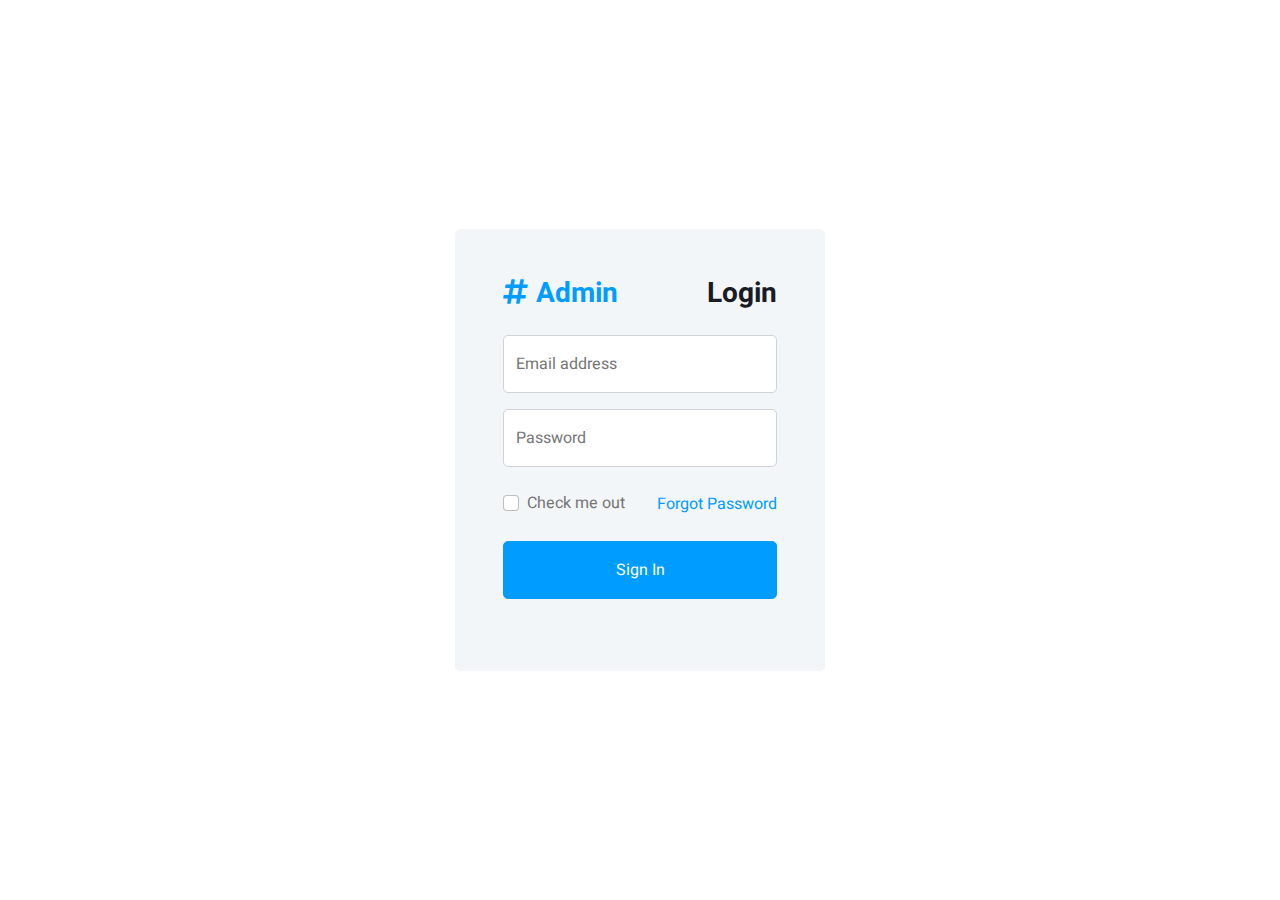
<file: signin.html>
<!DOCTYPE html>
<html lang="en">

<head>
    <meta charset="utf-8">
    <title>DASHMIN - Bootstrap Admin Template</title>
    <meta content="width=device-width, initial-scale=1.0" name="viewport">
    <meta content="" name="keywords">
    <meta content="" name="description">

    <!-- Favicon -->
    <link href="img/favicon.ico" rel="icon">

    <!-- Google Web Fonts -->
    <link rel="preconnect" href="https://fonts.googleapis.com">
    <link rel="preconnect" href="https://fonts.gstatic.com" crossorigin>
    <link href="https://fonts.googleapis.com/css2?family=Heebo:wght@400;500;600;700&display=swap" rel="stylesheet">
    
    <!-- Icon Font Stylesheet -->
    <link href="https://cdnjs.cloudflare.com/ajax/libs/font-awesome/5.10.0/css/all.min.css" rel="stylesheet">
    <link href="https://cdn.jsdelivr.net/npm/bootstrap-icons@1.4.1/font/bootstrap-icons.css" rel="stylesheet">

    <!-- Libraries Stylesheet -->
    <link href="lib/owlcarousel/assets/owl.carousel.min.css" rel="stylesheet">
    <link href="lib/tempusdominus/css/tempusdominus-bootstrap-4.min.css" rel="stylesheet" />

    <!-- Customized Bootstrap Stylesheet -->
    <link href="css/bootstrap.min.css" rel="stylesheet">

    <!-- Template Stylesheet -->
    <link href="css/style.css" rel="stylesheet">
</head>

<body>
    <div class="container-xxl position-relative bg-white d-flex p-0">
        <!-- Spinner Start -->
        <div id="spinner" class="show bg-white position-fixed translate-middle w-100 vh-100 top-50 start-50 d-flex align-items-center justify-content-center">
            <div class="spinner-border text-primary" style="width: 3rem; height: 3rem;" role="status">
                <span class="sr-only">Loading...</span>
            </div>
        </div>
        <!-- Spinner End -->


        <!-- Sign In Start -->
        <div class="container-fluid">
            <div class="row h-100 align-items-center justify-content-center" style="min-height: 100vh;">
                <div class="col-12 col-sm-8 col-md-6 col-lg-5 col-xl-4">
                    <div class="bg-light rounded p-4 p-sm-5 my-4 mx-3">
                        <div class="d-flex align-items-center justify-content-between mb-3">
                            <a href="index.html" class="">
                                <h3 class="text-primary"><i class="fa fa-hashtag me-2"></i>Admin</h3>
                            </a>
                            <h3>Login</h3>
                        </div>
                        <div class="form-floating mb-3">
                            <input type="email" class="form-control" id="floatingInput" placeholder="name@example.com">
                            <label for="floatingInput">Email address</label>
                        </div>
                        <div class="form-floating mb-4">
                            <input type="password" class="form-control" id="floatingPassword" placeholder="Password">
                            <label for="floatingPassword">Password</label>
                        </div>
                        <div class="d-flex align-items-center justify-content-between mb-4">
                            <div class="form-check">
                                <input type="checkbox" class="form-check-input" id="exampleCheck1">
                                <label class="form-check-label" for="exampleCheck1">Check me out</label>
                            </div>
                            <a href="">Forgot Password</a>
                        </div>
                        <button type="submit" class="btn btn-primary py-3 w-100 mb-4">Sign In</button>
                    </div>
                </div>
            </div>
        </div>
        <!-- Sign In End -->
    </div>

    <!-- JavaScript Libraries -->
    <script src="https://code.jquery.com/jquery-3.4.1.min.js"></script>
    <script src="https://cdn.jsdelivr.net/npm/bootstrap@5.0.0/dist/js/bootstrap.bundle.min.js"></script>
    <script src="lib/chart/chart.min.js"></script>
    <script src="lib/easing/easing.min.js"></script>
    <script src="lib/waypoints/waypoints.min.js"></script>
    <script src="lib/owlcarousel/owl.carousel.min.js"></script>
    <script src="lib/tempusdominus/js/moment.min.js"></script>
    <script src="lib/tempusdominus/js/moment-timezone.min.js"></script>
    <script src="lib/tempusdominus/js/tempusdominus-bootstrap-4.min.js"></script>

    <!-- Template Javascript -->
    <script src="js/main.js"></script>
</body>

</html>
</file>
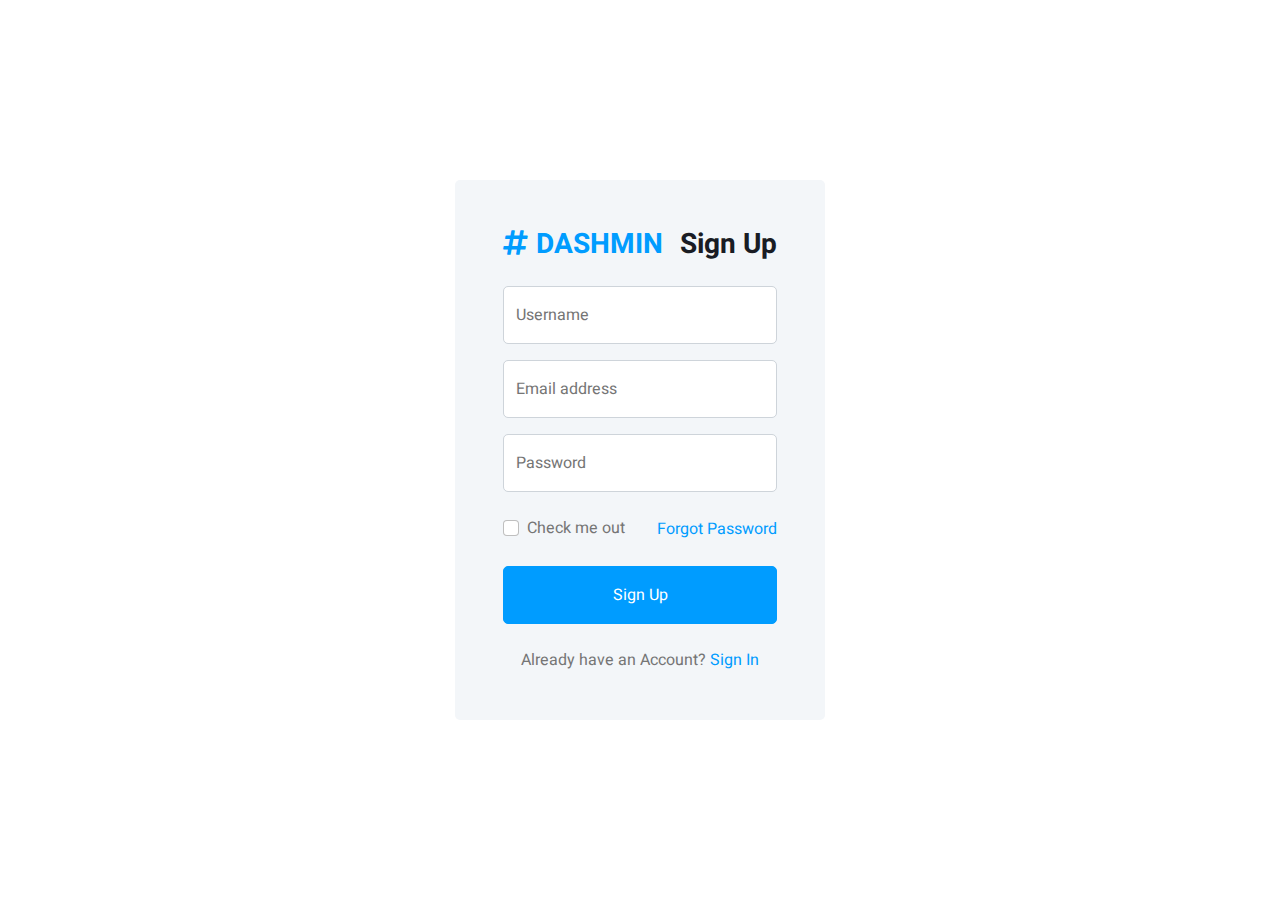
<file: signup.html>
<!DOCTYPE html>
<html lang="en">

<head>
    <meta charset="utf-8">
    <title>DASHMIN - Bootstrap Admin Template</title>
    <meta content="width=device-width, initial-scale=1.0" name="viewport">
    <meta content="" name="keywords">
    <meta content="" name="description">

    <!-- Favicon -->
    <link href="img/favicon.ico" rel="icon">

    <!-- Google Web Fonts -->
    <link rel="preconnect" href="https://fonts.googleapis.com">
    <link rel="preconnect" href="https://fonts.gstatic.com" crossorigin>
    <link href="https://fonts.googleapis.com/css2?family=Heebo:wght@400;500;600;700&display=swap" rel="stylesheet">
    
    <!-- Icon Font Stylesheet -->
    <link href="https://cdnjs.cloudflare.com/ajax/libs/font-awesome/5.10.0/css/all.min.css" rel="stylesheet">
    <link href="https://cdn.jsdelivr.net/npm/bootstrap-icons@1.4.1/font/bootstrap-icons.css" rel="stylesheet">

    <!-- Libraries Stylesheet -->
    <link href="lib/owlcarousel/assets/owl.carousel.min.css" rel="stylesheet">
    <link href="lib/tempusdominus/css/tempusdominus-bootstrap-4.min.css" rel="stylesheet" />

    <!-- Customized Bootstrap Stylesheet -->
    <link href="css/bootstrap.min.css" rel="stylesheet">

    <!-- Template Stylesheet -->
    <link href="css/style.css" rel="stylesheet">
</head>

<body>
    <div class="container-xxl position-relative bg-white d-flex p-0">
        <!-- Spinner Start -->
        <div id="spinner" class="show bg-white position-fixed translate-middle w-100 vh-100 top-50 start-50 d-flex align-items-center justify-content-center">
            <div class="spinner-border text-primary" style="width: 3rem; height: 3rem;" role="status">
                <span class="sr-only">Loading...</span>
            </div>
        </div>
        <!-- Spinner End -->


        <!-- Sign Up Start -->
        <div class="container-fluid">
            <div class="row h-100 align-items-center justify-content-center" style="min-height: 100vh;">
                <div class="col-12 col-sm-8 col-md-6 col-lg-5 col-xl-4">
                    <div class="bg-light rounded p-4 p-sm-5 my-4 mx-3">
                        <div class="d-flex align-items-center justify-content-between mb-3">
                            <a href="index.html" class="">
                                <h3 class="text-primary"><i class="fa fa-hashtag me-2"></i>DASHMIN</h3>
                            </a>
                            <h3>Sign Up</h3>
                        </div>
                        <div class="form-floating mb-3">
                            <input type="text" class="form-control" id="floatingText" placeholder="jhondoe">
                            <label for="floatingText">Username</label>
                        </div>
                        <div class="form-floating mb-3">
                            <input type="email" class="form-control" id="floatingInput" placeholder="name@example.com">
                            <label for="floatingInput">Email address</label>
                        </div>
                        <div class="form-floating mb-4">
                            <input type="password" class="form-control" id="floatingPassword" placeholder="Password">
                            <label for="floatingPassword">Password</label>
                        </div>
                        <div class="d-flex align-items-center justify-content-between mb-4">
                            <div class="form-check">
                                <input type="checkbox" class="form-check-input" id="exampleCheck1">
                                <label class="form-check-label" for="exampleCheck1">Check me out</label>
                            </div>
                            <a href="">Forgot Password</a>
                        </div>
                        <button type="submit" class="btn btn-primary py-3 w-100 mb-4">Sign Up</button>
                        <p class="text-center mb-0">Already have an Account? <a href="">Sign In</a></p>
                    </div>
                </div>
            </div>
        </div>
        <!-- Sign Up End -->
    </div>

    <!-- JavaScript Libraries -->
    <script src="https://code.jquery.com/jquery-3.4.1.min.js"></script>
    <script src="https://cdn.jsdelivr.net/npm/bootstrap@5.0.0/dist/js/bootstrap.bundle.min.js"></script>
    <script src="lib/chart/chart.min.js"></script>
    <script src="lib/easing/easing.min.js"></script>
    <script src="lib/waypoints/waypoints.min.js"></script>
    <script src="lib/owlcarousel/owl.carousel.min.js"></script>
    <script src="lib/tempusdominus/js/moment.min.js"></script>
    <script src="lib/tempusdominus/js/moment-timezone.min.js"></script>
    <script src="lib/tempusdominus/js/tempusdominus-bootstrap-4.min.js"></script>

    <!-- Template Javascript -->
    <script src="js/main.js"></script>
</body>

</html>
</file>
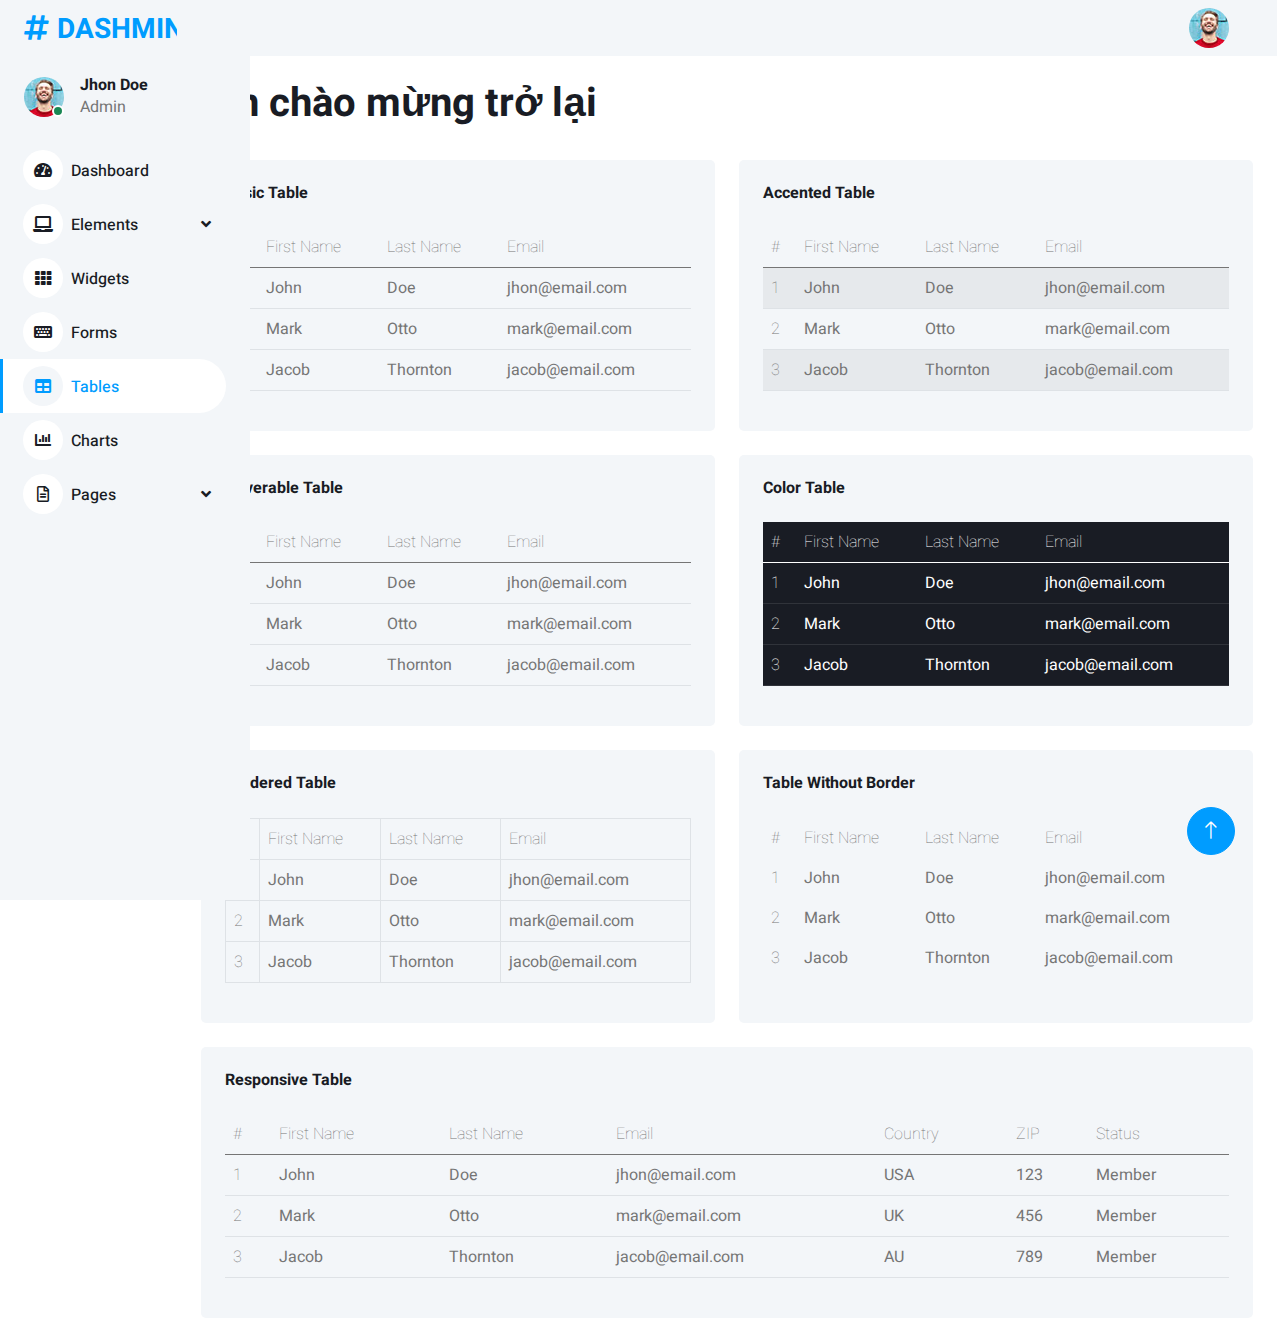
<file: table.html>
<!DOCTYPE html>
<html lang="en">

<head>
    <meta charset="utf-8">
    <title>DASHMIN - Bootstrap Admin Template</title>
    <meta content="width=device-width, initial-scale=1.0" name="viewport">
    <meta content="" name="keywords">
    <meta content="" name="description">

    <!-- Favicon -->
    <link href="img/favicon.ico" rel="icon">

    <!-- Google Web Fonts -->
    <link rel="preconnect" href="https://fonts.googleapis.com">
    <link rel="preconnect" href="https://fonts.gstatic.com" crossorigin>
    <link href="https://fonts.googleapis.com/css2?family=Heebo:wght@400;500;600;700&display=swap" rel="stylesheet">
    
    <!-- Icon Font Stylesheet -->
    <link href="https://cdnjs.cloudflare.com/ajax/libs/font-awesome/5.10.0/css/all.min.css" rel="stylesheet">
    <link href="https://cdn.jsdelivr.net/npm/bootstrap-icons@1.4.1/font/bootstrap-icons.css" rel="stylesheet">

    <!-- Libraries Stylesheet -->
    <link href="lib/owlcarousel/assets/owl.carousel.min.css" rel="stylesheet">
    <link href="lib/tempusdominus/css/tempusdominus-bootstrap-4.min.css" rel="stylesheet" />

    <!-- Customized Bootstrap Stylesheet -->
    <link href="css/bootstrap.min.css" rel="stylesheet">

    <!-- Template Stylesheet -->
    <link href="css/style.css" rel="stylesheet">
</head>

<body>
    <div class="container-xxl position-relative bg-white d-flex p-0">
        <!-- Spinner Start -->
        <div id="spinner" class="show bg-white position-fixed translate-middle w-100 vh-100 top-50 start-50 d-flex align-items-center justify-content-center">
            <div class="spinner-border text-primary" style="width: 3rem; height: 3rem;" role="status">
                <span class="sr-only">Loading...</span>
            </div>
        </div>
        <!-- Spinner End -->


        <!-- Sidebar Start -->
        <div class="sidebar pe-4 pb-3">
            <nav class="navbar bg-light navbar-light">
                <a href="index.html" class="navbar-brand mx-4 mb-3">
                    <h3 class="text-primary"><i class="fa fa-hashtag me-2"></i>DASHMIN</h3>
                </a>
                <div class="d-flex align-items-center ms-4 mb-4">
                    <div class="position-relative">
                        <img class="rounded-circle" src="img/user.jpg" alt="" style="width: 40px; height: 40px;">
                        <div class="bg-success rounded-circle border border-2 border-white position-absolute end-0 bottom-0 p-1"></div>
                    </div>
                    <div class="ms-3">
                        <h6 class="mb-0">Jhon Doe</h6>
                        <span>Admin</span>
                    </div>
                </div>
                <div class="navbar-nav w-100">
                    <a href="index.html" class="nav-item nav-link"><i class="fa fa-tachometer-alt me-2"></i>Dashboard</a>
                    <div class="nav-item dropdown">
                        <a href="#" class="nav-link dropdown-toggle" data-bs-toggle="dropdown"><i class="fa fa-laptop me-2"></i>Elements</a>
                        <div class="dropdown-menu bg-transparent border-0">
                            <a href="button.html" class="dropdown-item">Buttons</a>
                            <a href="typography.html" class="dropdown-item">Typography</a>
                            <a href="element.html" class="dropdown-item">Other Elements</a>
                        </div>
                    </div>
                    <a href="widget.html" class="nav-item nav-link"><i class="fa fa-th me-2"></i>Widgets</a>
                    <a href="form.html" class="nav-item nav-link"><i class="fa fa-keyboard me-2"></i>Forms</a>
                    <a href="table.html" class="nav-item nav-link active"><i class="fa fa-table me-2"></i>Tables</a>
                    <a href="chart.html" class="nav-item nav-link"><i class="fa fa-chart-bar me-2"></i>Charts</a>
                    <div class="nav-item dropdown">
                        <a href="#" class="nav-link dropdown-toggle" data-bs-toggle="dropdown"><i class="far fa-file-alt me-2"></i>Pages</a>
                        <div class="dropdown-menu bg-transparent border-0">
                            <a href="signin.html" class="dropdown-item">Sign In</a>
                            <a href="signup.html" class="dropdown-item">Sign Up</a>
                            <a href="404.html" class="dropdown-item">404 Error</a>
                            <a href="blank.html" class="dropdown-item">Blank Page</a>
                        </div>
                    </div>
                </div>
            </nav>
        </div>
        <!-- Sidebar End -->


        <!-- Content Start -->
        <div class="content">
            <!-- Navbar Start -->
            <nav class="navbar navbar-expand bg-light navbar-light sticky-top px-4 py-0">
                <div class="nav-item dropdown me-0 ms-auto">
                    <a href="#" class="nav-link dropdown-toggle" data-bs-toggle="dropdown">
                        <img class="rounded-circle me-lg-2" src="img/user.jpg" alt="" style="width: 40px; height: 40px;">
                    </a>
                    <div class="dropdown-menu dropdown-menu-end bg-light border-0 rounded-0 rounded-bottom m-0">
                        <a href="#" class="dropdown-item">My Profile</a>
                        <a href="#" class="dropdown-item">Settings</a>
                        <a href="#" class="dropdown-item">Log Out</a>
                    </div>
                </div>
            </nav>
            <!-- Navbar End -->


            <!-- Table Start -->
            <div class="container-fluid pt-4 px-4">
                <h1>Xin chào mừng trở lại</h1>
            </div>
            <!-- Table End -->


            <!-- Table Start -->
            <div class="container-fluid pt-4 px-4">
                <div class="row g-4">
                    <div class="col-sm-12 col-xl-6">
                        <div class="bg-light rounded h-100 p-4">
                            <h6 class="mb-4">Basic Table</h6>
                            <table class="table">
                                <thead>
                                    <tr>
                                        <th scope="col">#</th>
                                        <th scope="col">First Name</th>
                                        <th scope="col">Last Name</th>
                                        <th scope="col">Email</th>
                                    </tr>
                                </thead>
                                <tbody>
                                    <tr>
                                        <th scope="row">1</th>
                                        <td>John</td>
                                        <td>Doe</td>
                                        <td>jhon@email.com</td>
                                    </tr>
                                    <tr>
                                        <th scope="row">2</th>
                                        <td>Mark</td>
                                        <td>Otto</td>
                                        <td>mark@email.com</td>
                                    </tr>
                                    <tr>
                                        <th scope="row">3</th>
                                        <td>Jacob</td>
                                        <td>Thornton</td>
                                        <td>jacob@email.com</td>
                                    </tr>
                                </tbody>
                            </table>
                        </div>
                    </div>
                    <div class="col-sm-12 col-xl-6">
                        <div class="bg-light rounded h-100 p-4">
                            <h6 class="mb-4">Accented Table</h6>
                            <table class="table table-striped">
                                <thead>
                                    <tr>
                                        <th scope="col">#</th>
                                        <th scope="col">First Name</th>
                                        <th scope="col">Last Name</th>
                                        <th scope="col">Email</th>
                                    </tr>
                                </thead>
                                <tbody>
                                    <tr>
                                        <th scope="row">1</th>
                                        <td>John</td>
                                        <td>Doe</td>
                                        <td>jhon@email.com</td>
                                    </tr>
                                    <tr>
                                        <th scope="row">2</th>
                                        <td>Mark</td>
                                        <td>Otto</td>
                                        <td>mark@email.com</td>
                                    </tr>
                                    <tr>
                                        <th scope="row">3</th>
                                        <td>Jacob</td>
                                        <td>Thornton</td>
                                        <td>jacob@email.com</td>
                                    </tr>
                                </tbody>
                            </table>
                        </div>
                    </div>
                    <div class="col-sm-12 col-xl-6">
                        <div class="bg-light rounded h-100 p-4">
                            <h6 class="mb-4">Hoverable Table</h6>
                            <table class="table table-hover">
                                <thead>
                                    <tr>
                                        <th scope="col">#</th>
                                        <th scope="col">First Name</th>
                                        <th scope="col">Last Name</th>
                                        <th scope="col">Email</th>
                                    </tr>
                                </thead>
                                <tbody>
                                    <tr>
                                        <th scope="row">1</th>
                                        <td>John</td>
                                        <td>Doe</td>
                                        <td>jhon@email.com</td>
                                    </tr>
                                    <tr>
                                        <th scope="row">2</th>
                                        <td>Mark</td>
                                        <td>Otto</td>
                                        <td>mark@email.com</td>
                                    </tr>
                                    <tr>
                                        <th scope="row">3</th>
                                        <td>Jacob</td>
                                        <td>Thornton</td>
                                        <td>jacob@email.com</td>
                                    </tr>
                                </tbody>
                            </table>
                        </div>
                    </div>
                    <div class="col-sm-12 col-xl-6">
                        <div class="bg-light rounded h-100 p-4">
                            <h6 class="mb-4">Color Table</h6>
                            <table class="table table-dark">
                                <thead>
                                    <tr>
                                        <th scope="col">#</th>
                                        <th scope="col">First Name</th>
                                        <th scope="col">Last Name</th>
                                        <th scope="col">Email</th>
                                    </tr>
                                </thead>
                                <tbody>
                                    <tr>
                                        <th scope="row">1</th>
                                        <td>John</td>
                                        <td>Doe</td>
                                        <td>jhon@email.com</td>
                                    </tr>
                                    <tr>
                                        <th scope="row">2</th>
                                        <td>Mark</td>
                                        <td>Otto</td>
                                        <td>mark@email.com</td>
                                    </tr>
                                    <tr>
                                        <th scope="row">3</th>
                                        <td>Jacob</td>
                                        <td>Thornton</td>
                                        <td>jacob@email.com</td>
                                    </tr>
                                </tbody>
                            </table>
                        </div>
                    </div>
                    <div class="col-sm-12 col-xl-6">
                        <div class="bg-light rounded h-100 p-4">
                            <h6 class="mb-4">Bordered Table</h6>
                            <table class="table table-bordered">
                                <thead>
                                    <tr>
                                        <th scope="col">#</th>
                                        <th scope="col">First Name</th>
                                        <th scope="col">Last Name</th>
                                        <th scope="col">Email</th>
                                    </tr>
                                </thead>
                                <tbody>
                                    <tr>
                                        <th scope="row">1</th>
                                        <td>John</td>
                                        <td>Doe</td>
                                        <td>jhon@email.com</td>
                                    </tr>
                                    <tr>
                                        <th scope="row">2</th>
                                        <td>Mark</td>
                                        <td>Otto</td>
                                        <td>mark@email.com</td>
                                    </tr>
                                    <tr>
                                        <th scope="row">3</th>
                                        <td>Jacob</td>
                                        <td>Thornton</td>
                                        <td>jacob@email.com</td>
                                    </tr>
                                </tbody>
                            </table>
                        </div>
                    </div>
                    <div class="col-sm-12 col-xl-6">
                        <div class="bg-light rounded h-100 p-4">
                            <h6 class="mb-4">Table Without Border</h6>
                            <table class="table table-borderless">
                                <thead>
                                    <tr>
                                        <th scope="col">#</th>
                                        <th scope="col">First Name</th>
                                        <th scope="col">Last Name</th>
                                        <th scope="col">Email</th>
                                    </tr>
                                </thead>
                                <tbody>
                                    <tr>
                                        <th scope="row">1</th>
                                        <td>John</td>
                                        <td>Doe</td>
                                        <td>jhon@email.com</td>
                                    </tr>
                                    <tr>
                                        <th scope="row">2</th>
                                        <td>Mark</td>
                                        <td>Otto</td>
                                        <td>mark@email.com</td>
                                    </tr>
                                    <tr>
                                        <th scope="row">3</th>
                                        <td>Jacob</td>
                                        <td>Thornton</td>
                                        <td>jacob@email.com</td>
                                    </tr>
                                </tbody>
                            </table>
                        </div>
                    </div>
                    <div class="col-12">
                        <div class="bg-light rounded h-100 p-4">
                            <h6 class="mb-4">Responsive Table</h6>
                            <div class="table-responsive">
                                <table class="table">
                                    <thead>
                                        <tr>
                                            <th scope="col">#</th>
                                            <th scope="col">First Name</th>
                                            <th scope="col">Last Name</th>
                                            <th scope="col">Email</th>
                                            <th scope="col">Country</th>
                                            <th scope="col">ZIP</th>
                                            <th scope="col">Status</th>
                                        </tr>
                                    </thead>
                                    <tbody>
                                        <tr>
                                            <th scope="row">1</th>
                                            <td>John</td>
                                            <td>Doe</td>
                                            <td>jhon@email.com</td>
                                            <td>USA</td>
                                            <td>123</td>
                                            <td>Member</td>
                                        </tr>
                                        <tr>
                                            <th scope="row">2</th>
                                            <td>Mark</td>
                                            <td>Otto</td>
                                            <td>mark@email.com</td>
                                            <td>UK</td>
                                            <td>456</td>
                                            <td>Member</td>
                                        </tr>
                                        <tr>
                                            <th scope="row">3</th>
                                            <td>Jacob</td>
                                            <td>Thornton</td>
                                            <td>jacob@email.com</td>
                                            <td>AU</td>
                                            <td>789</td>
                                            <td>Member</td>
                                        </tr>
                                    </tbody>
                                </table>
                            </div>
                        </div>
                    </div>
                </div>
            </div>
            <!-- Table End -->



        </div>
        <!-- Content End -->


        <!-- Back to Top -->
        <a href="#" class="btn btn-lg btn-primary btn-lg-square back-to-top"><i class="bi bi-arrow-up"></i></a>
    </div>

    <!-- JavaScript Libraries -->
    <script src="https://code.jquery.com/jquery-3.4.1.min.js"></script>
    <script src="https://cdn.jsdelivr.net/npm/bootstrap@5.0.0/dist/js/bootstrap.bundle.min.js"></script>
    <script src="lib/chart/chart.min.js"></script>
    <script src="lib/easing/easing.min.js"></script>
    <script src="lib/waypoints/waypoints.min.js"></script>
    <script src="lib/owlcarousel/owl.carousel.min.js"></script>
    <script src="lib/tempusdominus/js/moment.min.js"></script>
    <script src="lib/tempusdominus/js/moment-timezone.min.js"></script>
    <script src="lib/tempusdominus/js/tempusdominus-bootstrap-4.min.js"></script>

    <!-- Template Javascript -->
    <script src="js/main.js"></script>
</body>

</html>
</file>
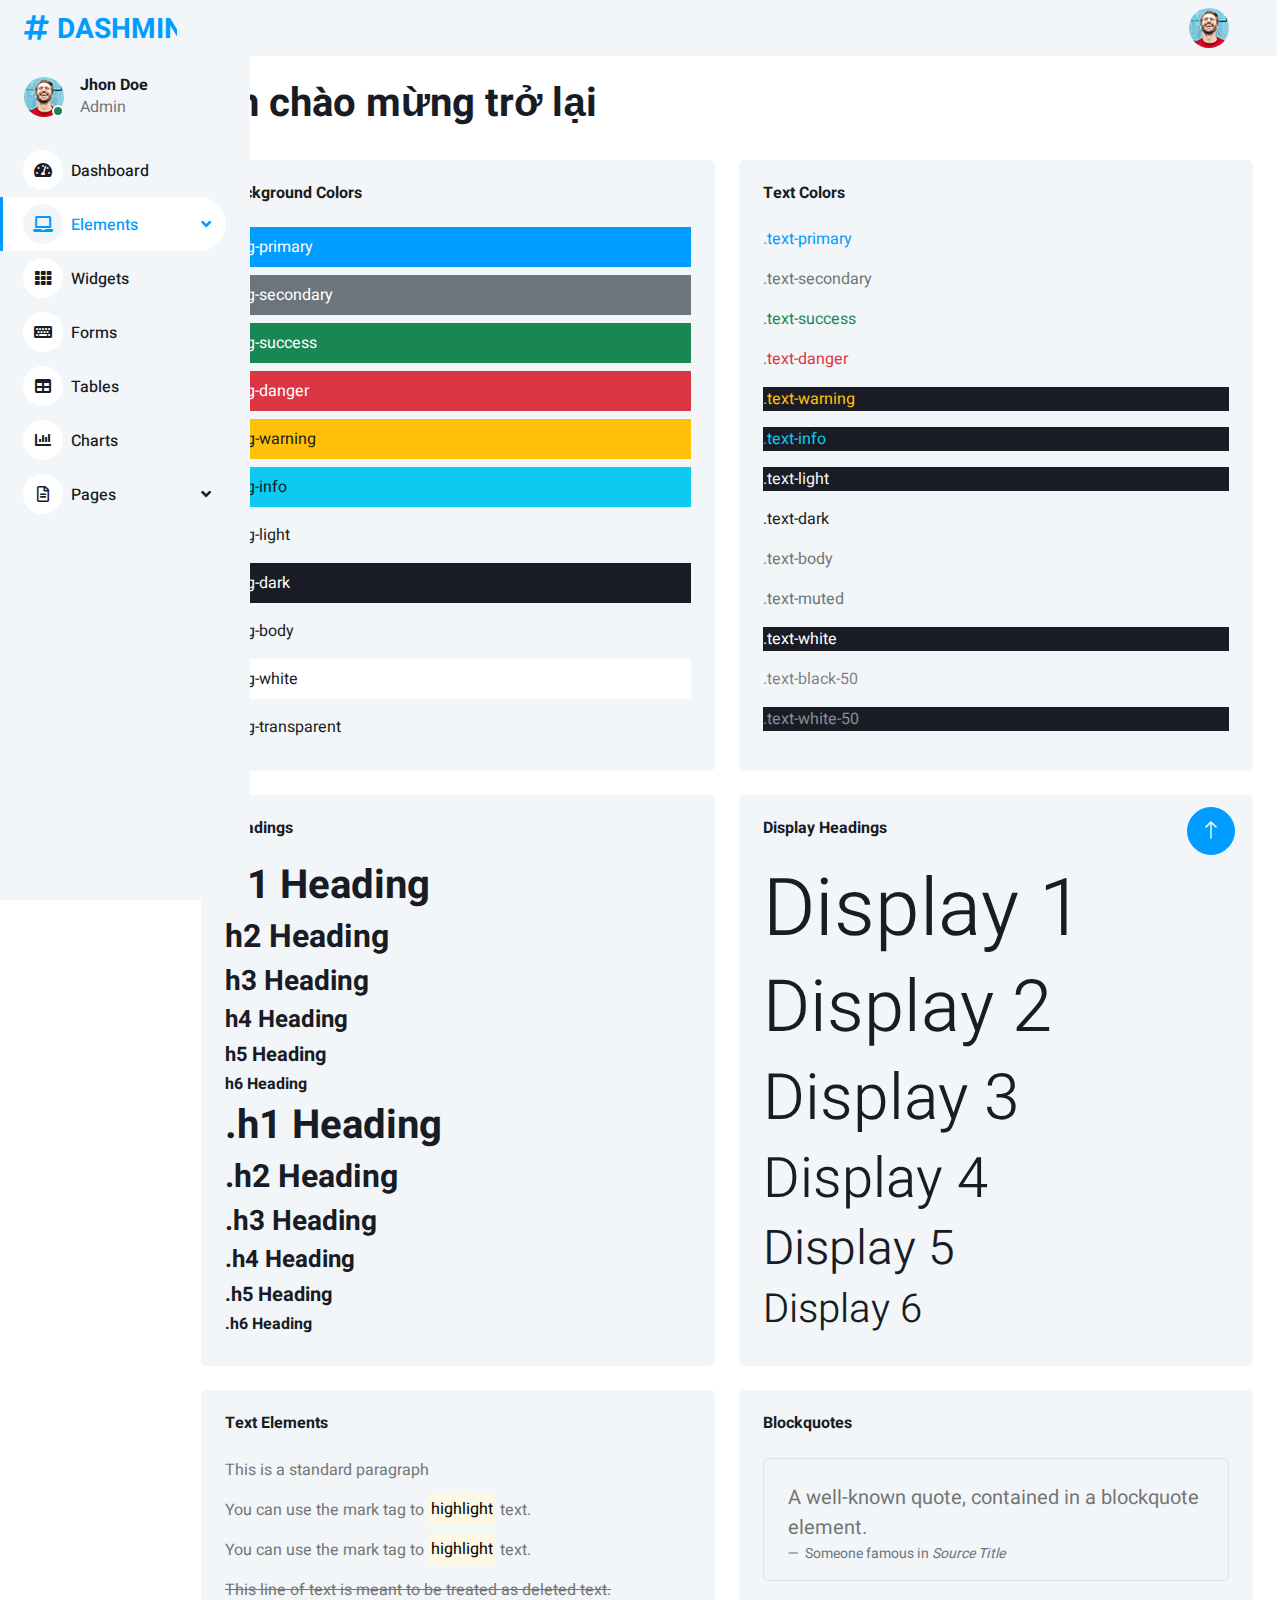
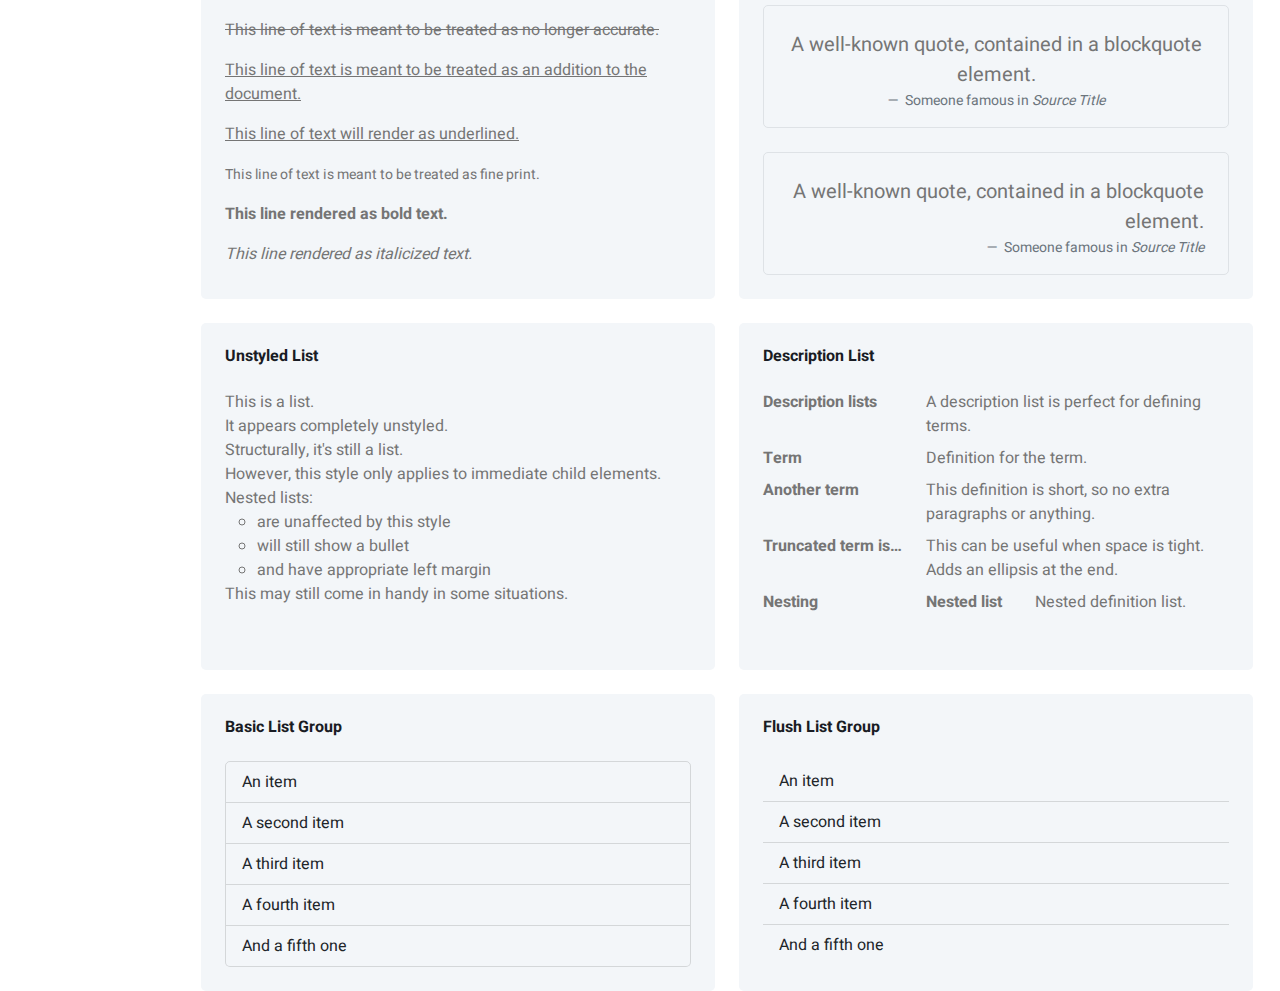
<file: typography.html>
<!DOCTYPE html>
<html lang="en">

<head>
    <meta charset="utf-8">
    <title>DASHMIN - Bootstrap Admin Template</title>
    <meta content="width=device-width, initial-scale=1.0" name="viewport">
    <meta content="" name="keywords">
    <meta content="" name="description">

    <!-- Favicon -->
    <link href="img/favicon.ico" rel="icon">

    <!-- Google Web Fonts -->
    <link rel="preconnect" href="https://fonts.googleapis.com">
    <link rel="preconnect" href="https://fonts.gstatic.com" crossorigin>
    <link href="https://fonts.googleapis.com/css2?family=Heebo:wght@400;500;600;700&display=swap" rel="stylesheet">
    
    <!-- Icon Font Stylesheet -->
    <link href="https://cdnjs.cloudflare.com/ajax/libs/font-awesome/5.10.0/css/all.min.css" rel="stylesheet">
    <link href="https://cdn.jsdelivr.net/npm/bootstrap-icons@1.4.1/font/bootstrap-icons.css" rel="stylesheet">

    <!-- Libraries Stylesheet -->
    <link href="lib/owlcarousel/assets/owl.carousel.min.css" rel="stylesheet">
    <link href="lib/tempusdominus/css/tempusdominus-bootstrap-4.min.css" rel="stylesheet" />

    <!-- Customized Bootstrap Stylesheet -->
    <link href="css/bootstrap.min.css" rel="stylesheet">

    <!-- Template Stylesheet -->
    <link href="css/style.css" rel="stylesheet">
</head>

<body>
    <div class="container-xxl position-relative bg-white d-flex p-0">
        <!-- Spinner Start -->
        <div id="spinner" class="show bg-white position-fixed translate-middle w-100 vh-100 top-50 start-50 d-flex align-items-center justify-content-center">
            <div class="spinner-border text-primary" style="width: 3rem; height: 3rem;" role="status">
                <span class="sr-only">Loading...</span>
            </div>
        </div>
        <!-- Spinner End -->


        <!-- Sidebar Start -->
        <div class="sidebar pe-4 pb-3">
            <nav class="navbar bg-light navbar-light">
                <a href="index.html" class="navbar-brand mx-4 mb-3">
                    <h3 class="text-primary"><i class="fa fa-hashtag me-2"></i>DASHMIN</h3>
                </a>
                <div class="d-flex align-items-center ms-4 mb-4">
                    <div class="position-relative">
                        <img class="rounded-circle" src="img/user.jpg" alt="" style="width: 40px; height: 40px;">
                        <div class="bg-success rounded-circle border border-2 border-white position-absolute end-0 bottom-0 p-1"></div>
                    </div>
                    <div class="ms-3">
                        <h6 class="mb-0">Jhon Doe</h6>
                        <span>Admin</span>
                    </div>
                </div>
                <div class="navbar-nav w-100">
                    <a href="index.html" class="nav-item nav-link"><i class="fa fa-tachometer-alt me-2"></i>Dashboard</a>
                    <div class="nav-item dropdown">
                        <a href="#" class="nav-link dropdown-toggle active" data-bs-toggle="dropdown"><i class="fa fa-laptop me-2"></i>Elements</a>
                        <div class="dropdown-menu bg-transparent border-0">
                            <a href="button.html" class="dropdown-item">Buttons</a>
                            <a href="typography.html" class="dropdown-item active">Typography</a>
                            <a href="element.html" class="dropdown-item">Other Elements</a>
                        </div>
                    </div>
                    <a href="widget.html" class="nav-item nav-link"><i class="fa fa-th me-2"></i>Widgets</a>
                    <a href="form.html" class="nav-item nav-link"><i class="fa fa-keyboard me-2"></i>Forms</a>
                    <a href="table.html" class="nav-item nav-link"><i class="fa fa-table me-2"></i>Tables</a>
                    <a href="chart.html" class="nav-item nav-link"><i class="fa fa-chart-bar me-2"></i>Charts</a>
                    <div class="nav-item dropdown">
                        <a href="#" class="nav-link dropdown-toggle" data-bs-toggle="dropdown"><i class="far fa-file-alt me-2"></i>Pages</a>
                        <div class="dropdown-menu bg-transparent border-0">
                            <a href="signin.html" class="dropdown-item">Sign In</a>
                            <a href="signup.html" class="dropdown-item">Sign Up</a>
                            <a href="404.html" class="dropdown-item">404 Error</a>
                            <a href="blank.html" class="dropdown-item">Blank Page</a>
                        </div>
                    </div>
                </div>
            </nav>
        </div>
        <!-- Sidebar End -->


        <!-- Content Start -->
        <div class="content">
            <!-- Navbar Start -->
            <nav class="navbar navbar-expand bg-light navbar-light sticky-top px-4 py-0">
                <div class="nav-item dropdown me-0 ms-auto">
                    <a href="#" class="nav-link dropdown-toggle" data-bs-toggle="dropdown">
                        <img class="rounded-circle me-lg-2" src="img/user.jpg" alt="" style="width: 40px; height: 40px;">
                    </a>
                    <div class="dropdown-menu dropdown-menu-end bg-light border-0 rounded-0 rounded-bottom m-0">
                        <a href="#" class="dropdown-item">My Profile</a>
                        <a href="#" class="dropdown-item">Settings</a>
                        <a href="#" class="dropdown-item">Log Out</a>
                    </div>
                </div>
            </nav>
            <!-- Navbar End -->


            <!-- Table Start -->
            <div class="container-fluid pt-4 px-4">
                <h1>Xin chào mừng trở lại</h1>
            </div>
            <!-- Table End -->


            <!-- Typography Start -->
            <div class="container-fluid pt-4 px-4">
                <div class="row g-4">
                    <div class="col-sm-12 col-xl-6">
                        <div class="bg-light rounded h-100 p-4">
                            <h6 class="mb-4">Background Colors</h6>
                            <div class="p-2 mb-2 bg-primary text-white">.bg-primary</div>
                            <div class="p-2 mb-2 bg-secondary text-white">.bg-secondary</div>
                            <div class="p-2 mb-2 bg-success text-white">.bg-success</div>
                            <div class="p-2 mb-2 bg-danger text-white">.bg-danger</div>
                            <div class="p-2 mb-2 bg-warning text-dark">.bg-warning</div>
                            <div class="p-2 mb-2 bg-info text-dark">.bg-info</div>
                            <div class="p-2 mb-2 bg-light text-dark">.bg-light</div>
                            <div class="p-2 mb-2 bg-dark text-white">.bg-dark</div>
                            <div class="p-2 mb-2 bg-body text-dark">.bg-body</div>
                            <div class="p-2 mb-2 bg-white text-dark">.bg-white</div>
                            <div class="p-2 mb-0 bg-transparent text-dark">.bg-transparent</div>
                        </div>
                    </div>
                    <div class="col-sm-12 col-xl-6">
                        <div class="bg-light rounded h-100 p-4">
                            <h6 class="mb-4">Text Colors</h6>
                            <p class="text-primary">.text-primary</p>
                            <p class="text-secondary">.text-secondary</p>
                            <p class="text-success">.text-success</p>
                            <p class="text-danger">.text-danger</p>
                            <p class="text-warning bg-dark">.text-warning</p>
                            <p class="text-info bg-dark">.text-info</p>
                            <p class="text-light bg-dark">.text-light</p>
                            <p class="text-dark">.text-dark</p>
                            <p class="text-body">.text-body</p>
                            <p class="text-muted">.text-muted</p>
                            <p class="text-white bg-dark">.text-white</p>
                            <p class="text-black-50">.text-black-50</p>
                            <p class="text-white-50 bg-dark mb-0">.text-white-50</p>
                        </div>
                    </div>
                    <div class="col-sm-12 col-xl-6">
                        <div class="bg-light rounded h-100 p-4">
                            <h6 class="mb-4">Headings</h6>
                            <h1>h1 Heading</h1>
                            <h2>h2 Heading</h2>
                            <h3>h3 Heading</h3>
                            <h4>h4 Heading</h4>
                            <h5>h5 Heading</h5>
                            <h6>h6 Heading</h6>
                            <p class="h1">.h1 Heading</p>
                            <p class="h2">.h2 Heading</p>
                            <p class="h3">.h3 Heading</p>
                            <p class="h4">.h4 Heading</p>
                            <p class="h5">.h5 Heading</p>
                            <p class="h6">.h6 Heading</p>
                        </div>
                    </div>
                    <div class="col-sm-12 col-xl-6">
                        <div class="bg-light rounded h-100 p-4">
                            <h6 class="mb-4">Display Headings</h6>
                            <h1 class="display-1">Display 1</h1>
                            <h1 class="display-2">Display 2</h1>
                            <h1 class="display-3">Display 3</h1>
                            <h1 class="display-4">Display 4</h1>
                            <h1 class="display-5">Display 5</h1>
                            <h1 class="display-6 mb-0">Display 6</h1>
                        </div>
                    </div>
                    <div class="col-sm-12 col-xl-6">
                        <div class="bg-light rounded h-100 p-4">
                            <h6 class="mb-4">Text Elements</h6>
                            <p>This is a standard paragraph</p>
                            <p>You can use the mark tag to <mark>highlight</mark> text.</p>
                            <p>You can use the mark tag to <mark>highlight</mark> text.</p>
                            <p><del>This line of text is meant to be treated as deleted text.</del></p>
                            <p><s>This line of text is meant to be treated as no longer accurate.</s></p>
                            <p><ins>This line of text is meant to be treated as an addition to the document.</ins></p>
                            <p><u>This line of text will render as underlined.</u></p>
                            <p><small>This line of text is meant to be treated as fine print.</small></p>
                            <p><strong>This line rendered as bold text.</strong></p>
                            <p class="mb-0"><em>This line rendered as italicized text.</em></p>
                        </div>
                    </div>
                    <div class="col-sm-12 col-xl-6">
                        <div class="bg-light rounded h-100 p-4">
                            <h6 class="mb-4">Blockquotes</h6>
                            <div class="border rounded p-4 pb-0 mb-4">
                                <figure>
                                    <blockquote class="blockquote">
                                        <p>A well-known quote, contained in a blockquote element.</p>
                                    </blockquote>
                                    <figcaption class="blockquote-footer">
                                        Someone famous in <cite title="Source Title">Source Title</cite>
                                    </figcaption>
                                </figure>
                            </div>
                            <div class="border rounded p-4 pb-0 mb-4">
                                <figure class="text-center">
                                    <blockquote class="blockquote">
                                        <p>A well-known quote, contained in a blockquote element.</p>
                                    </blockquote>
                                    <figcaption class="blockquote-footer">
                                        Someone famous in <cite title="Source Title">Source Title</cite>
                                    </figcaption>
                                </figure>
                            </div>
                            <div class="border rounded p-4 pb-0 mb-0">
                                <figure class="text-end">
                                    <blockquote class="blockquote">
                                        <p>A well-known quote, contained in a blockquote element.</p>
                                    </blockquote>
                                    <figcaption class="blockquote-footer">
                                        Someone famous in <cite title="Source Title">Source Title</cite>
                                    </figcaption>
                                </figure>
                            </div>
                        </div>
                    </div>
                    <div class="col-sm-12 col-xl-6">
                        <div class="bg-light rounded h-100 p-4">
                            <h6 class="mb-4">Unstyled List</h6>
                            <ul class="list-unstyled mb-0">
                                <li>This is a list.</li>
                                <li>It appears completely unstyled.</li>
                                <li>Structurally, it's still a list.</li>
                                <li>However, this style only applies to immediate child elements.</li>
                                <li>Nested lists:
                                    <ul>
                                        <li>are unaffected by this style</li>
                                        <li>will still show a bullet</li>
                                        <li>and have appropriate left margin</li>
                                    </ul>
                                </li>
                                <li>This may still come in handy in some situations.</li>
                            </ul>
                        </div>
                    </div>
                    <div class="col-sm-12 col-xl-6">
                        <div class="bg-light rounded h-100 p-4">
                            <h6 class="mb-4">Description List</h6>
                            <dl class="row mb-0">
                                <dt class="col-sm-4">Description lists</dt>
                                <dd class="col-sm-8">A description list is perfect for defining terms.</dd>

                                <dt class="col-sm-4">Term</dt>
                                <dd class="col-sm-8">Definition for the term.</dd>

                                <dt class="col-sm-4">Another term</dt>
                                <dd class="col-sm-8">This definition is short, so no extra paragraphs or anything.</dd>

                                <dt class="col-sm-4 text-truncate">Truncated term is truncated</dt>
                                <dd class="col-sm-8">This can be useful when space is tight. Adds an ellipsis at the
                                    end.</dd>

                                <dt class="col-sm-4">Nesting</dt>
                                <dd class="col-sm-8">
                                    <dl class="row">
                                        <dt class="col-sm-4">Nested list</dt>
                                        <dd class="col-sm-8">Nested definition list.</dd>
                                    </dl>
                                </dd>
                            </dl>
                        </div>
                    </div>
                    <div class="col-sm-12 col-xl-6">
                        <div class="bg-light rounded h-100 p-4">
                            <h6 class="mb-4">Basic List Group</h6>
                            <ul class="list-group">
                                <li class="list-group-item bg-transparent">An item</li>
                                <li class="list-group-item bg-transparent">A second item</li>
                                <li class="list-group-item bg-transparent">A third item</li>
                                <li class="list-group-item bg-transparent">A fourth item</li>
                                <li class="list-group-item bg-transparent">And a fifth one</li>
                            </ul>
                        </div>
                    </div>
                    <div class="col-sm-12 col-xl-6">
                        <div class="bg-light rounded h-100 p-4">
                            <h6 class="mb-4">Flush List Group</h6>
                            <ul class="list-group list-group-flush">
                                <li class="list-group-item bg-transparent">An item</li>
                                <li class="list-group-item bg-transparent">A second item</li>
                                <li class="list-group-item bg-transparent">A third item</li>
                                <li class="list-group-item bg-transparent">A fourth item</li>
                                <li class="list-group-item bg-transparent">And a fifth one</li>
                            </ul>
                        </div>
                    </div>
                </div>
            </div>
            <!-- Typography End -->



        </div>
        <!-- Content End -->


        <!-- Back to Top -->
        <a href="#" class="btn btn-lg btn-primary btn-lg-square back-to-top"><i class="bi bi-arrow-up"></i></a>
    </div>

    <!-- JavaScript Libraries -->
    <script src="https://code.jquery.com/jquery-3.4.1.min.js"></script>
    <script src="https://cdn.jsdelivr.net/npm/bootstrap@5.0.0/dist/js/bootstrap.bundle.min.js"></script>
    <script src="lib/chart/chart.min.js"></script>
    <script src="lib/easing/easing.min.js"></script>
    <script src="lib/waypoints/waypoints.min.js"></script>
    <script src="lib/owlcarousel/owl.carousel.min.js"></script>
    <script src="lib/tempusdominus/js/moment.min.js"></script>
    <script src="lib/tempusdominus/js/moment-timezone.min.js"></script>
    <script src="lib/tempusdominus/js/tempusdominus-bootstrap-4.min.js"></script>

    <!-- Template Javascript -->
    <script src="js/main.js"></script>
</body>

</html>
</file>
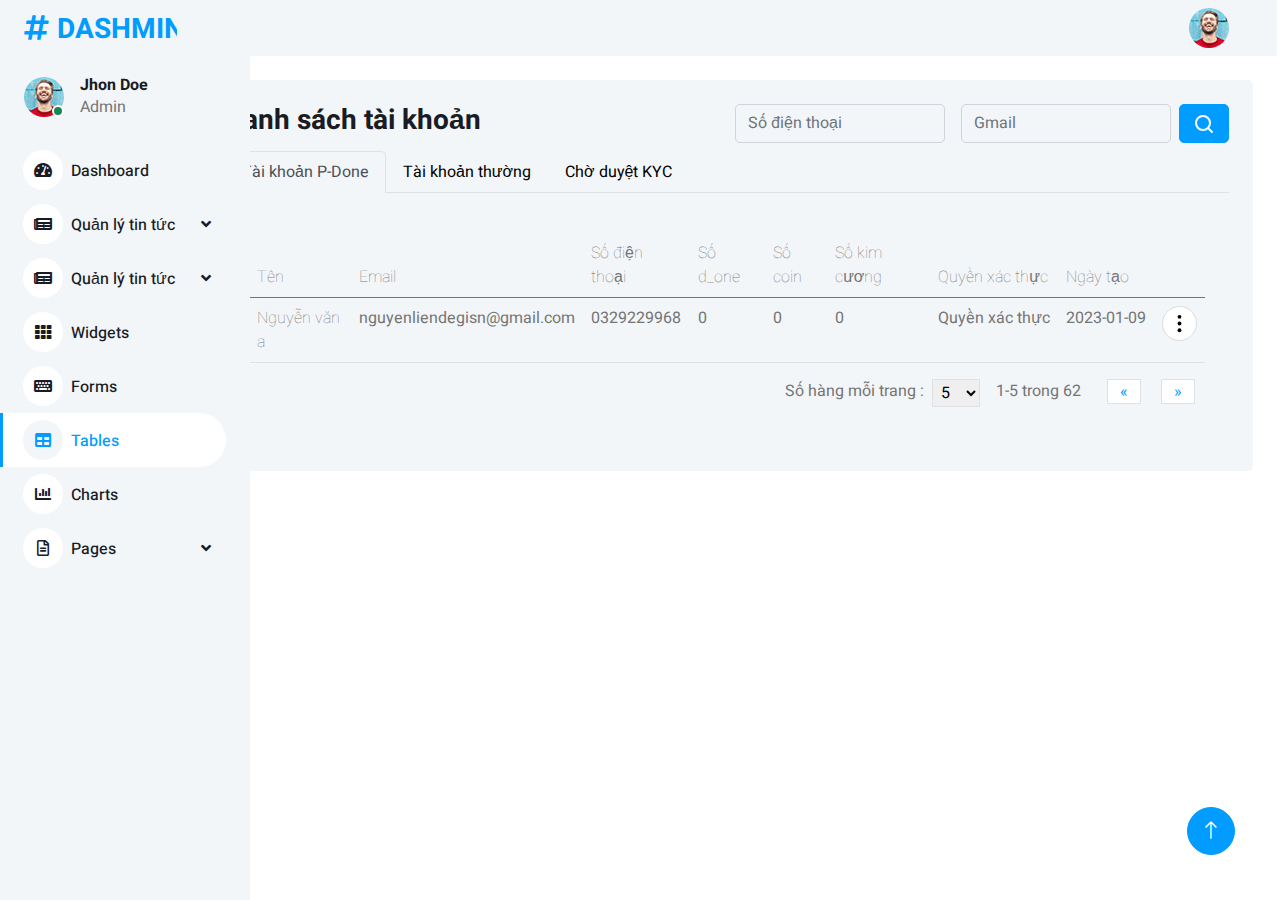
<file: user.html>
<!DOCTYPE html>
<html lang="en">

<head>
    <meta charset="utf-8">
    <title>DASHMIN - Bootstrap Admin Template</title>
    <meta content="width=device-width, initial-scale=1.0" name="viewport">
    <meta content="" name="keywords">
    <meta content="" name="description">

    <!-- Favicon -->
    <link href="img/favicon.ico" rel="icon">

    <!-- Google Web Fonts -->
    <link rel="preconnect" href="https://fonts.googleapis.com">
    <link rel="preconnect" href="https://fonts.gstatic.com" crossorigin>
    <link href="https://fonts.googleapis.com/css2?family=Heebo:wght@400;500;600;700&display=swap" rel="stylesheet">
    
    <!-- Icon Font Stylesheet -->
    <link href="https://cdnjs.cloudflare.com/ajax/libs/font-awesome/5.10.0/css/all.min.css" rel="stylesheet">
    <link href="https://cdn.jsdelivr.net/npm/bootstrap-icons@1.4.1/font/bootstrap-icons.css" rel="stylesheet">

    <!-- Libraries Stylesheet -->
    <link href="lib/owlcarousel/assets/owl.carousel.min.css" rel="stylesheet">
    <link href="lib/tempusdominus/css/tempusdominus-bootstrap-4.min.css" rel="stylesheet" />

    <!-- Customized Bootstrap Stylesheet -->
    <link href="css/bootstrap.min.css" rel="stylesheet">

    <!-- Template Stylesheet -->
    <link href="css/style.css" rel="stylesheet">

</head>

<body>
    <div class="container-xxl position-relative bg-white d-flex p-0">
        <!-- Spinner Start -->
        <div id="spinner" class="show bg-white position-fixed translate-middle w-100 vh-100 top-50 start-50 d-flex align-items-center justify-content-center">
            <div class="spinner-border text-primary" style="width: 3rem; height: 3rem;" role="status">
                <span class="sr-only">Loading...</span>
            </div>
        </div>
        <!-- Spinner End -->


        <!-- Sidebar Start -->
        <div class="sidebar pe-4 pb-3">
            <nav class="navbar bg-light navbar-light">
                <a href="index.html" class="navbar-brand mx-4 mb-3">
                    <h3 class="text-primary"><i class="fa fa-hashtag me-2"></i>DASHMIN</h3>
                </a>
                <div class="d-flex align-items-center ms-4 mb-4">
                    <div class="position-relative">
                        <img class="rounded-circle" src="img/user.jpg" alt="" style="width: 40px; height: 40px;">
                        <div class="bg-success rounded-circle border border-2 border-white position-absolute end-0 bottom-0 p-1"></div>
                    </div>
                    <div class="ms-3">
                        <h6 class="mb-0">Jhon Doe</h6>
                        <span>Admin</span>
                    </div>
                </div>
                <div class="navbar-nav w-100">
                    <a href="dashboard.html" class="nav-item nav-link"><i class="fa fa-tachometer-alt me-2"></i>Dashboard</a>
                    <div class="nav-item dropdown">
                        <a href="/news.html" class="nav-link dropdown-toggle" data-bs-toggle="dropdown"><i class="fa fa-newspaper me-2"></i>Quản lý tin tức</a>
                        <div class="dropdown-menu bg-transparent border-0">
                            <a href="/news.html" class="dropdown-item">Dạng text</a>
                            <a href="/news.html" class="dropdown-item">Dạng video</a>
                            <a href="/news.html" class="dropdown-item">Dạng thước phim</a>
                        </div>
                    </div>
                    <div class="nav-item dropdown">
                        <a href="/news" class="nav-link dropdown-toggle" data-bs-toggle="dropdown"><i class="fa fa-newspaper me-2"></i>Quản lý tin tức</a>
                        <div class="dropdown-menu bg-transparent border-0">
                            <a href="button.html" class="dropdown-item">Dạng text</a>
                            <a href="typography.html" class="dropdown-item">Dạng video</a>
                            <a href="element.html" class="dropdown-item">Dạng thước phim</a>
                        </div>
                    </div>
                    <a href="widget.html" class="nav-item nav-link"><i class="fa fa-th me-2"></i>Widgets</a>
                    <a href="form.html" class="nav-item nav-link"><i class="fa fa-keyboard me-2"></i>Forms</a>
                    <a href="table.html" class="nav-item nav-link active"><i class="fa fa-table me-2"></i>Tables</a>
                    <a href="chart.html" class="nav-item nav-link"><i class="fa fa-chart-bar me-2"></i>Charts</a>
                    <div class="nav-item dropdown">
                        <a href="#" class="nav-link dropdown-toggle" data-bs-toggle="dropdown"><i class="far fa-file-alt me-2"></i>Pages</a>
                        <div class="dropdown-menu bg-transparent border-0">
                            <a href="signin.html" class="dropdown-item">Sign In</a>
                            <a href="signup.html" class="dropdown-item">Sign Up</a>
                            <a href="404.html" class="dropdown-item">404 Error</a>
                            <a href="blank.html" class="dropdown-item">Blank Page</a>
                        </div>
                    </div>
                </div>
            </nav>
        </div>
        <!-- Sidebar End -->


        <!-- Content Start -->
        <div class="content">
            <!-- Navbar Start -->
            <nav class="navbar navbar-expand bg-light navbar-light sticky-top px-4 py-0">
                <div class="nav-item dropdown me-0 ms-auto">
                    <a href="#" class="nav-link dropdown-toggle" data-bs-toggle="dropdown">
                        <img class="rounded-circle me-lg-2" src="img/user.jpg" alt="" style="width: 40px; height: 40px;">
                    </a>
                    <div class="dropdown-menu dropdown-menu-end bg-light border-0 rounded-0 rounded-bottom m-0">
                        <a href="#" class="dropdown-item">My Profile</a>
                        <a href="#" class="dropdown-item">Settings</a>
                        <a href="#" class="dropdown-item">Log Out</a>
                    </div>
                </div>
            </nav>
            <!-- Navbar End -->


            <!-- Table Start -->
            <div class="container-fluid pt-4 px-4">
                <div class="bg-light rounded h-100 p-4">
                    <div class="d-flex justify-content-between">
                        <h3>Danh sách tài khoản</h3>
                        <form class="d-flex mb-2">
                            <input class="form-control bg-transparent me-3" type="text" placeholder="Số điện thoại">
                            <input class="form-control bg-transparent" type="text" placeholder="Gmail">
                            <button type="button" class="btn btn-primary ms-2">
                                <img src="./img/Search.svg" alt="icon">
                            </button>
                        </form>
                    </div>
                    <nav>
                        <div class="nav nav-tabs" id="nav-tab" role="tablist">
                            <button class="nav-link active" id="nav-home-tab" data-bs-toggle="tab"
                                data-bs-target="#nav-home" type="button" role="tab" aria-controls="nav-home"
                                aria-selected="true">Tài khoản P-Done</button>
                            <button class="nav-link" id="nav-profile-tab" data-bs-toggle="tab"
                                data-bs-target="#nav-profile" type="button" role="tab"
                                aria-controls="nav-profile" aria-selected="false">Tài khoản thường</button>
                            <button class="nav-link" id="nav-profile-tab" data-bs-toggle="tab"
                                data-bs-target="#nav-kyc" type="button" role="tab"
                                aria-controls="nav-kyc" aria-selected="false">Chờ duyệt KYC</button>
                        </div>
                    </nav>
                    <div class="tab-content pt-3" id="nav-tabContent">
                        <div class="tab-pane fade show active" id="nav-home" role="tabpanel" aria-labelledby="nav-home-tab">
                            <div class="bg-light rounded h-100 p-4 mw-100 overflow-auto">
                                <table class="table">
                                    <thead>
                                        <tr>
                                            <th scope="col">Tên</th>
                                            <th scope="col">Email</th>
                                            <th scope="col">Số điện thoại</th>
                                            <th scope="col">Số d_one</th>
                                            <th scope="col">Số coin</th>
                                            <th scope="col">Số kim cương</th>
                                            <th scope="col">Quyền xác thực</th>
                                            <th scope="col">Ngày tạo</th>
                                            <th scope="col"></th>
                                        </tr>
                                    </thead>
                                    <tbody>
                                        <tr>
                                            <th scope="row">Nguyễn văn a</th>
                                            <td>nguyenliendegisn@gmail.com</td>
                                            <td>0329229968</td>
                                            <td>0</td>
                                            <td>0</td>
                                            <td>0</td>
                                            <td class="text-nowrap">Quyền xác thực</td>
                                            <td class="text-nowrap">2023-01-09</td>
                                            <td>
                                                <div class="dropdown-table dropdown dropstart">
                                                    <a href="" class="dropdown-table-icon" data-bs-toggle="dropdown">
                                                        <img src="./img/nav-icon.svg" alt="icon">
                                                    </a>
                                                    <div class="dropdown-menu  border-0">
                                                        <!-- <a class="dropdown-item table-event" data-id="user-1" data-height="150"><i class="fa fa-regular fa-lock pe-2"></i>Đã xác thực</a> -->
                                                        <a class="dropdown-item table-event" data-id="user-2" data-height="350"><i class="fa fa-edit pe-2"></i>Sửa</a>
                                                        <a class="dropdown-item table-event" data-id="user-3" data-height="400"><i class="fa fa-credit-card pe-2"></i>Nạp tiền</a>
                                                        <a class="dropdown-item table-event" data-id="user-4" data-height="600"><i class="fa fa-folder pe-2"></i>Chi tiết tài khoản</a>
                                                        <a class="dropdown-item table-event" data-id="user-5" data-height="150"><i class="fa fa-window-close pe-2"></i>Xóa</a>
                                                    </div>
                                                </div>
                                            </td>
                                        </tr>

                                    </tbody>
                                </table>
                                <div class="pagination-table d-flex w-100" style="min-width: 600px;">
                                    <div class="d-flex me-0 ms-auto">
                                        <p class="pe-2">Số hàng mỗi trang : </p>
                                        <div class="form-floating mb-3">
                                            <select class="px-1 py-0 border" id="">
                                                <option value="5" selected>5</option>
                                                <option value="10">10</option>
                                                <option value="25">25</option>
                                                <option value="50">50</option>
                                            </select>
                                        </div>
                                        <p class="px-3">1-5 trong 62</p>
                                        <button class="page-link py-0 ">
                                            <span  aria-hidden="true">&laquo;</span>
                                        </button>
                                        <button class="page-link py-0 ">
                                            <span  aria-hidden="true">&raquo;</span>
                                        </button>
                                    </div>
                                </div>
                                </nav>
                            </div>
                        </div>
                        <div class="tab-pane fade" id="nav-profile" role="tabpanel" aria-labelledby="nav-profile-tab">
                            <div class="bg-light rounded h-100 p-4 mw-100 overflow-auto">
                                <table class="table">
                                    <thead>
                                        <tr>
                                            <th scope="col">Tên</th>
                                            <th scope="col">Email</th>
                                            <th scope="col">Số điện thoại</th>
                                            <th scope="col">Số d_one</th>
                                            <th scope="col">Số coin</th>
                                            <th scope="col">Số kim cương</th>
                                            <th scope="col">Quyền xác thực</th>
                                            <th scope="col">Ngày tạo</th>
                                            <th scope="col"></th>
                                        </tr>
                                    </thead>
                                    <tbody>
                                        <tr>
                                            <th scope="row">Nguyễn văn b</th>
                                            <td>nguyenliendegisn@gmail.com</td>
                                            <td>0329229968</td>
                                            <td>0</td>
                                            <td>0</td>
                                            <td>0</td>
                                            <td class="text-nowrap">Quyền xác thực</td>
                                            <td class="text-nowrap">2023-01-09</td>
                                            <td>
                                                <div class="dropdown-table dropdown dropstart">
                                                    <a href="" class="dropdown-table-icon" data-bs-toggle="dropdown">
                                                        <img src="./img/nav-icon.svg" alt="icon">
                                                    </a>
                                                    <div class="dropdown-menu  border-0">
                                                        <!-- <a class="dropdown-item table-event" data-id="user-1" data-height="150"><i class="fa fa-regular fa-lock pe-2"></i>Đã xác thực</a> -->
                                                        <a class="dropdown-item table-event" data-id="user-2" data-height="350"><i class="fa fa-edit pe-2"></i>Sửa</a>
                                                        <a class="dropdown-item table-event" data-id="user-3" data-height="400"><i class="fa fa-credit-card pe-2"></i>Nạp tiền</a>
                                                        <a class="dropdown-item table-event" data-id="user-4" data-height="600"><i class="fa fa-folder pe-2"></i>Chi tiết tài khoản</a>
                                                        <a class="dropdown-item table-event" data-id="user-5" data-height="150"><i class="fa fa-window-close pe-2"></i>Xóa</a>
                                                    </div>
                                                </div>
                                            </td>
                                        </tr>

                                    </tbody>
                                </table>
                                <div class="pagination-table d-flex w-100" style="min-width: 600px;">
                                    <div class="d-flex me-0 ms-auto">
                                        <p class="pe-2">Số hàng mỗi trang : </p>
                                        <div class="form-floating mb-3">
                                            <select class="px-1 py-0 border" id="">
                                                <option value="5" selected>5</option>
                                                <option value="10">10</option>
                                                <option value="25">25</option>
                                                <option value="50">50</option>
                                            </select>
                                        </div>
                                        <p class="px-3">1-5 trong 62</p>
                                        <button class="page-link py-0 ">
                                            <span  aria-hidden="true">&laquo;</span>
                                        </button>
                                        <button class="page-link py-0 ">
                                            <span  aria-hidden="true">&raquo;</span>
                                        </button>
                                    </div>
                                </div>
                                </nav>
                            </div>
                        </div>
                        <div class="tab-pane fade" id="nav-kyc" role="tabpanel" aria-labelledby="nav-kyc-tab">
                            <div class="bg-light rounded h-100 p-4 mw-100 overflow-auto">
                                <table class="table">
                                    <thead>
                                        <tr>
                                            <th scope="col">Tên</th>
                                            <th scope="col">Email</th>
                                            <th scope="col">Số điện thoại</th>
                                            <th scope="col">Số d_one</th>
                                            <th scope="col">Số coin</th>
                                            <th scope="col">Số kim cương</th>
                                            <th scope="col">Quyền xác thực</th>
                                            <th scope="col">Ngày tạo</th>
                                            <th></th>
                                            <th scope="col"></th>
                                        </tr>
                                    </thead>
                                    <tbody>
                                        <tr>
                                            <th scope="row">Nguyễn văn d</th>
                                            <td>nguyenliendegisn@gmail.com</td>
                                            <td>0329229968</td>
                                            <td>0</td>
                                            <td>0</td>
                                            <td>0</td>
                                            <td class="text-nowrap">Quyền xác thực</td>
                                            <td class="text-nowrap">2023-01-09</td>
                                            <td>
                                                <button type="button" class="btn btn-success rounded-pill m-2">Duyệt</button>
                                            </td>
                                            <td>
                                                <div class="dropdown-table dropdown dropstart">
                                                    <a href="" class="dropdown-table-icon" data-bs-toggle="dropdown">
                                                        <img src="./img/nav-icon.svg" alt="icon">
                                                    </a>
                                                    <div class="dropdown-menu  border-0">
                                                        <!-- <a class="dropdown-item table-event" data-id="user-1" data-height="150"><i class="fa fa-regular fa-lock pe-2"></i>Đã xác thực</a> -->
                                                        <a class="dropdown-item table-event" data-id="user-2" data-height="350"><i class="fa fa-edit pe-2"></i>Sửa</a>
                                                        <a class="dropdown-item table-event" data-id="user-3" data-height="400"><i class="fa fa-credit-card pe-2"></i>Nạp tiền</a>
                                                        <a class="dropdown-item table-event" data-id="user-4" data-height="600"><i class="fa fa-folder pe-2"></i>Chi tiết tài khoản</a>
                                                        <a class="dropdown-item table-event" data-id="user-5" data-height="150"><i class="fa fa-window-close pe-2"></i>Xóa</a>
                                                    </div>
                                                </div>
                                            </td>
                                        </tr>

                                    </tbody>
                                </table>
                                <div class="pagination-table d-flex w-100" style="min-width: 600px;">
                                    <div class="d-flex me-0 ms-auto">
                                        <p class="pe-2">Số hàng mỗi trang : </p>
                                        <div class="form-floating mb-3">
                                            <select class="px-1 py-0 border" id="">
                                                <option value="5" selected>5</option>
                                                <option value="10">10</option>
                                                <option value="25">25</option>
                                                <option value="50">50</option>
                                            </select>
                                        </div>
                                        <p class="px-3">1-5 trong 62</p>
                                        <button class="page-link py-0 ">
                                            <span  aria-hidden="true">&laquo;</span>
                                        </button>
                                        <button class="page-link py-0 ">
                                            <span  aria-hidden="true">&raquo;</span>
                                        </button>
                                    </div>
                                </div>
                                </nav>
                            </div>
                        </div>
                    </div>
                </div>
            </div>
            <!-- Table End -->



        </div>
        <!-- Content End -->


        <!-- Hiển thị khi nhấn vào chức năng của bảng -->
        <!-- có sẵn hàm show_event_table() trong file table.js để tắt bảng thông báo này -->
        <div class="show_event_table">
            <div class="bg_blur"></div>
            <div class="form_event" id="user-1">
                <div class="d-flex w-100 h-100 flex-column">
                    <p class="m-auto mb-3">bạn muốn xác thực người dùng này hay không</p>
                    <div class="d-flex w-100 justify-content-end pb-3 pe-3">
                        <button type="button" class="btn btn-danger rounded-pill m-2">Không đồng ý</button>
                        <button type="button" class="btn btn-success rounded-pill m-2">Đồng ý</button>
                    </div>
                </div>

            </div>
            <div class="form_event" id="user-2">
                <div class="bg-light rounded h-100 p-4">
                    <h5 class="mb-4">Sửa thông tin tài khoản</h5>
                    <form class="d-flex flex-column">
                        <div class="mb-3">
                            <label  class="form-label">Gmail</label>
                            <input type="email" class="form-control" 
                                aria-describedby="emailHelp">
                            <div class="form-text text-danger d-none">We'll never share your email with anyone else.</div>
                        </div>
                        <div class="mb-3">
                            <label class="form-label">Họ tên</label>
                            <input type="text" class="form-control">
                        </div>
                        <button type="submit" class="btn btn-primary me-0 ms-auto">Lưu chỉnh sửa</button>
                    </form>
                </div>
            </div>

            <div class="form_event" id="user-3">
                <div class="bg-light rounded h-100 p-4">
                    <h5 class="mb-4">Nạp tiền</h5>
                    <form class="d-flex flex-column">
                        <div class="mb-3">
                            <label class="form-label">Số d_one*</label>
                            <input type="number" value="0" class="form-control">
                        </div>
                        <div class="mb-3">
                            <label class="form-label">Số coin*</label>
                            <input type="number" value="0" class="form-control">
                        </div>
                        <div class="mb-3">
                            <label class="form-label">Số kim cương</label>
                            <input type="number" value="0" class="form-control">
                        </div>
                        <button type="submit" class="btn btn-primary me-0 ms-auto">Lưu chỉnh sửa</button>
                    </form>
                </div>
            </div>
            <div class="form_event" id="user-4">
                <div class="d-flex w-100 h-100 flex-column p-5" id="user-4">
                    <h3 class="mx-auto pb-4">Thông tin chi tiết</h3>
                    <p>Họ tên : Phạm Văn A</p>
                    <p>Số điện thoại : 0981797638</p>
                    <p>Email: lehung1321+66@gmail.com</p>
                    <p>Nghề nghiệp: Báo chí - Khoa học và xã hội</p>
                    <p>Chứng minh nhân dân: 9ll</p>
                    <p class="m-0">Ảnh mặt trước</p>
                    <img style="width: 100px;height: 100px;" src="./img/testimonial-1.jpg" alt="ảnh">
                    <p class="m-0">Ảnh mặt sau</p>
                    <img style="width: 100px;height: 100px;" src="./img/testimonial-1.jpg" alt="ảnh">
                </div>
            </div>
            <div class="form_event" id="user-5">
                <div class="d-flex w-100 h-100 flex-column">
                    <p class="m-auto mb-3">Bạn có chắc muốn xóa người này không</p>
                    <div class="d-flex w-100 justify-content-end pb-3 pe-3">
                        <button type="button" class="btn btn-danger rounded-pill m-2">Không đồng ý</button>
                        <button type="button" class="btn btn-success rounded-pill m-2">Đồng ý</button>
                    </div>
                </div>

            </div>
        </div>
        <!-- Back to Top -->
        <a href="#" class="btn btn-lg btn-primary btn-lg-square back-to-top"><i class="bi bi-arrow-up"></i></a>
    </div>

    <!-- JavaScript Libraries -->
    <script src="https://code.jquery.com/jquery-3.4.1.min.js"></script>
    <script src="https://cdn.jsdelivr.net/npm/bootstrap@5.0.0/dist/js/bootstrap.bundle.min.js"></script>
    <script src="lib/chart/chart.min.js"></script>
    <script src="lib/easing/easing.min.js"></script>
    <script src="lib/waypoints/waypoints.min.js"></script>
    <script src="lib/owlcarousel/owl.carousel.min.js"></script>
    <script src="lib/tempusdominus/js/moment.min.js"></script>
    <script src="lib/tempusdominus/js/moment-timezone.min.js"></script>
    <script src="lib/tempusdominus/js/tempusdominus-bootstrap-4.min.js"></script>

    <!-- Template Javascript -->
    <script src="js/main.js"></script>
    <script src="./js/table.js"></script>
</body>

</html>
</file>
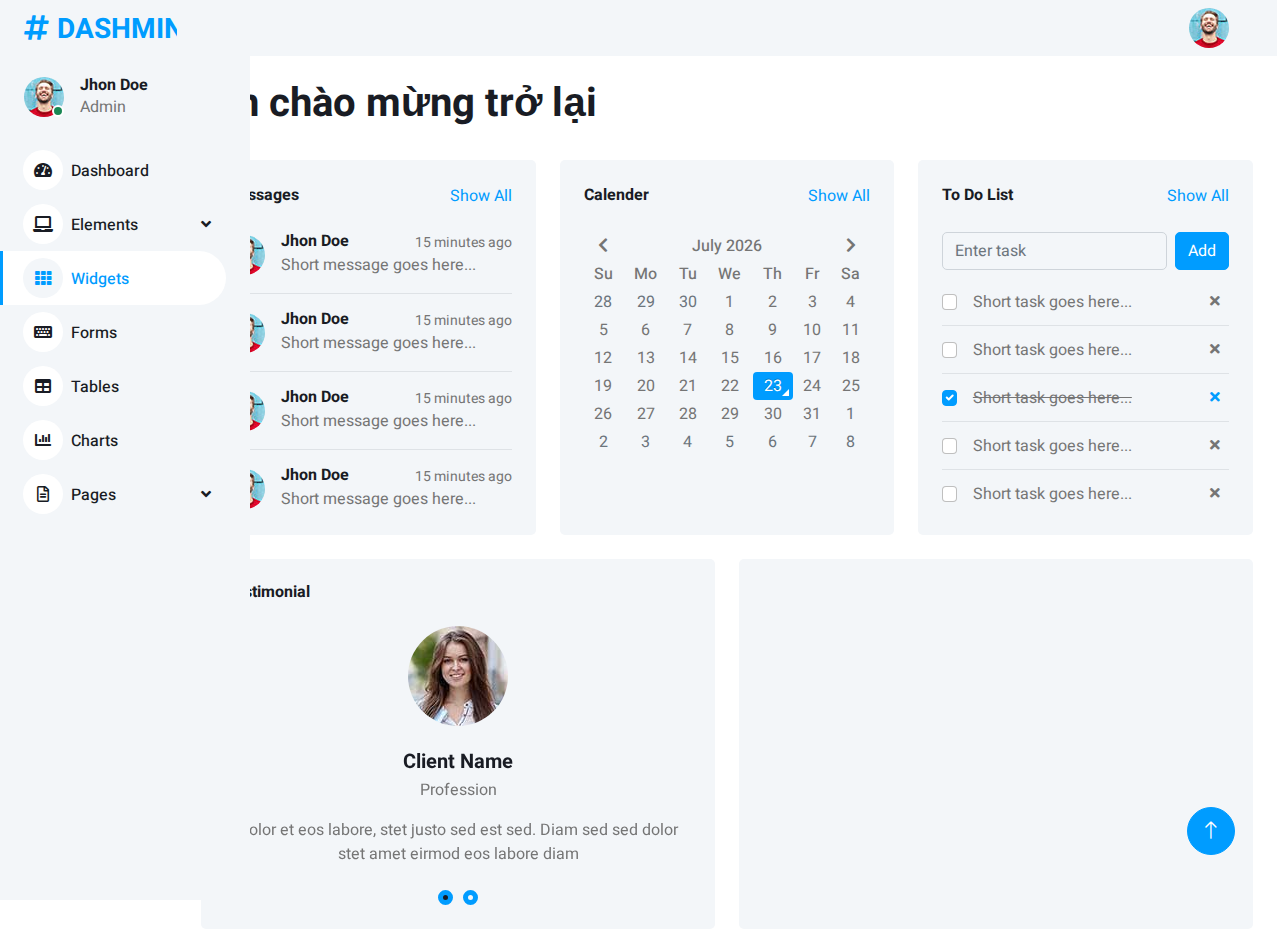
<file: widget.html>
<!DOCTYPE html>
<html lang="en">

<head>
    <meta charset="utf-8">
    <title>DASHMIN - Bootstrap Admin Template</title>
    <meta content="width=device-width, initial-scale=1.0" name="viewport">
    <meta content="" name="keywords">
    <meta content="" name="description">

    <!-- Favicon -->
    <link href="img/favicon.ico" rel="icon">

    <!-- Google Web Fonts -->
    <link rel="preconnect" href="https://fonts.googleapis.com">
    <link rel="preconnect" href="https://fonts.gstatic.com" crossorigin>
    <link href="https://fonts.googleapis.com/css2?family=Heebo:wght@400;500;600;700&display=swap" rel="stylesheet">
    
    <!-- Icon Font Stylesheet -->
    <link href="https://cdnjs.cloudflare.com/ajax/libs/font-awesome/5.10.0/css/all.min.css" rel="stylesheet">
    <link href="https://cdn.jsdelivr.net/npm/bootstrap-icons@1.4.1/font/bootstrap-icons.css" rel="stylesheet">

    <!-- Libraries Stylesheet -->
    <link href="lib/owlcarousel/assets/owl.carousel.min.css" rel="stylesheet">
    <link href="lib/tempusdominus/css/tempusdominus-bootstrap-4.min.css" rel="stylesheet" />

    <!-- Customized Bootstrap Stylesheet -->
    <link href="css/bootstrap.min.css" rel="stylesheet">

    <!-- Template Stylesheet -->
    <link href="css/style.css" rel="stylesheet">
</head>

<body>
    <div class="container-xxl position-relative bg-white d-flex p-0">
        <!-- Spinner Start -->
        <div id="spinner" class="show bg-white position-fixed translate-middle w-100 vh-100 top-50 start-50 d-flex align-items-center justify-content-center">
            <div class="spinner-border text-primary" style="width: 3rem; height: 3rem;" role="status">
                <span class="sr-only">Loading...</span>
            </div>
        </div>
        <!-- Spinner End -->


        <!-- Sidebar Start -->
        <div class="sidebar pe-4 pb-3">
            <nav class="navbar bg-light navbar-light">
                <a href="index.html" class="navbar-brand mx-4 mb-3">
                    <h3 class="text-primary"><i class="fa fa-hashtag me-2"></i>DASHMIN</h3>
                </a>
                <div class="d-flex align-items-center ms-4 mb-4">
                    <div class="position-relative">
                        <img class="rounded-circle" src="img/user.jpg" alt="" style="width: 40px; height: 40px;">
                        <div class="bg-success rounded-circle border border-2 border-white position-absolute end-0 bottom-0 p-1"></div>
                    </div>
                    <div class="ms-3">
                        <h6 class="mb-0">Jhon Doe</h6>
                        <span>Admin</span>
                    </div>
                </div>
                <div class="navbar-nav w-100">
                    <a href="index.html" class="nav-item nav-link"><i class="fa fa-tachometer-alt me-2"></i>Dashboard</a>
                    <div class="nav-item dropdown">
                        <a href="#" class="nav-link dropdown-toggle" data-bs-toggle="dropdown"><i class="fa fa-laptop me-2"></i>Elements</a>
                        <div class="dropdown-menu bg-transparent border-0">
                            <a href="button.html" class="dropdown-item">Buttons</a>
                            <a href="typography.html" class="dropdown-item">Typography</a>
                            <a href="element.html" class="dropdown-item">Other Elements</a>
                        </div>
                    </div>
                    <a href="widget.html" class="nav-item nav-link active"><i class="fa fa-th me-2"></i>Widgets</a>
                    <a href="form.html" class="nav-item nav-link"><i class="fa fa-keyboard me-2"></i>Forms</a>
                    <a href="table.html" class="nav-item nav-link"><i class="fa fa-table me-2"></i>Tables</a>
                    <a href="chart.html" class="nav-item nav-link"><i class="fa fa-chart-bar me-2"></i>Charts</a>
                    <div class="nav-item dropdown">
                        <a href="#" class="nav-link dropdown-toggle" data-bs-toggle="dropdown"><i class="far fa-file-alt me-2"></i>Pages</a>
                        <div class="dropdown-menu bg-transparent border-0">
                            <a href="signin.html" class="dropdown-item">Sign In</a>
                            <a href="signup.html" class="dropdown-item">Sign Up</a>
                            <a href="404.html" class="dropdown-item">404 Error</a>
                            <a href="blank.html" class="dropdown-item">Blank Page</a>
                        </div>
                    </div>
                </div>
            </nav>
        </div>
        <!-- Sidebar End -->


        <!-- Content Start -->
        <div class="content">
            <!-- Navbar Start -->
            <nav class="navbar navbar-expand bg-light navbar-light sticky-top px-4 py-0">
                <div class="nav-item dropdown me-0 ms-auto">
                    <a href="#" class="nav-link dropdown-toggle" data-bs-toggle="dropdown">
                        <img class="rounded-circle me-lg-2" src="img/user.jpg" alt="" style="width: 40px; height: 40px;">
                    </a>
                    <div class="dropdown-menu dropdown-menu-end bg-light border-0 rounded-0 rounded-bottom m-0">
                        <a href="#" class="dropdown-item">My Profile</a>
                        <a href="#" class="dropdown-item">Settings</a>
                        <a href="#" class="dropdown-item">Log Out</a>
                    </div>
                </div>
            </nav>
            <!-- Navbar End -->


            <!-- Table Start -->
            <div class="container-fluid pt-4 px-4">
                <h1>Xin chào mừng trở lại</h1>
            </div>
            <!-- Table End -->


            <!-- Chart Start -->
            <div class="container-fluid pt-4 px-4">
                <div class="row g-4">
                    <div class="col-sm-12 col-md-6 col-xl-4">
                        <div class="h-100 bg-light rounded p-4">
                            <div class="d-flex align-items-center justify-content-between mb-2">
                                <h6 class="mb-0">Messages</h6>
                                <a href="">Show All</a>
                            </div>
                            <div class="d-flex align-items-center border-bottom py-3">
                                <img class="rounded-circle flex-shrink-0" src="img/user.jpg" alt="" style="width: 40px; height: 40px;">
                                <div class="w-100 ms-3">
                                    <div class="d-flex w-100 justify-content-between">
                                        <h6 class="mb-0">Jhon Doe</h6>
                                        <small>15 minutes ago</small>
                                    </div>
                                    <span>Short message goes here...</span>
                                </div>
                            </div>
                            <div class="d-flex align-items-center border-bottom py-3">
                                <img class="rounded-circle flex-shrink-0" src="img/user.jpg" alt="" style="width: 40px; height: 40px;">
                                <div class="w-100 ms-3">
                                    <div class="d-flex w-100 justify-content-between">
                                        <h6 class="mb-0">Jhon Doe</h6>
                                        <small>15 minutes ago</small>
                                    </div>
                                    <span>Short message goes here...</span>
                                </div>
                            </div>
                            <div class="d-flex align-items-center border-bottom py-3">
                                <img class="rounded-circle flex-shrink-0" src="img/user.jpg" alt="" style="width: 40px; height: 40px;">
                                <div class="w-100 ms-3">
                                    <div class="d-flex w-100 justify-content-between">
                                        <h6 class="mb-0">Jhon Doe</h6>
                                        <small>15 minutes ago</small>
                                    </div>
                                    <span>Short message goes here...</span>
                                </div>
                            </div>
                            <div class="d-flex align-items-center pt-3">
                                <img class="rounded-circle flex-shrink-0" src="img/user.jpg" alt="" style="width: 40px; height: 40px;">
                                <div class="w-100 ms-3">
                                    <div class="d-flex w-100 justify-content-between">
                                        <h6 class="mb-0">Jhon Doe</h6>
                                        <small>15 minutes ago</small>
                                    </div>
                                    <span>Short message goes here...</span>
                                </div>
                            </div>
                        </div>
                    </div>
                    <div class="col-sm-12 col-md-6 col-xl-4">
                        <div class="h-100 bg-light rounded p-4">
                            <div class="d-flex align-items-center justify-content-between mb-4">
                                <h6 class="mb-0">Calender</h6>
                                <a href="">Show All</a>
                            </div>
                            <div id="calender"></div>
                        </div>
                    </div>
                    <div class="col-sm-12 col-md-6 col-xl-4">
                        <div class="h-100 bg-light rounded p-4">
                            <div class="d-flex align-items-center justify-content-between mb-4">
                                <h6 class="mb-0">To Do List</h6>
                                <a href="">Show All</a>
                            </div>
                            <div class="d-flex mb-2">
                                <input class="form-control bg-transparent" type="text" placeholder="Enter task">
                                <button type="button" class="btn btn-primary ms-2">Add</button>
                            </div>
                            <div class="d-flex align-items-center border-bottom py-2">
                                <input class="form-check-input m-0" type="checkbox">
                                <div class="w-100 ms-3">
                                    <div class="d-flex w-100 align-items-center justify-content-between">
                                        <span>Short task goes here...</span>
                                        <button class="btn btn-sm"><i class="fa fa-times"></i></button>
                                    </div>
                                </div>
                            </div>
                            <div class="d-flex align-items-center border-bottom py-2">
                                <input class="form-check-input m-0" type="checkbox">
                                <div class="w-100 ms-3">
                                    <div class="d-flex w-100 align-items-center justify-content-between">
                                        <span>Short task goes here...</span>
                                        <button class="btn btn-sm"><i class="fa fa-times"></i></button>
                                    </div>
                                </div>
                            </div>
                            <div class="d-flex align-items-center border-bottom py-2">
                                <input class="form-check-input m-0" type="checkbox" checked>
                                <div class="w-100 ms-3">
                                    <div class="d-flex w-100 align-items-center justify-content-between">
                                        <span><del>Short task goes here...</del></span>
                                        <button class="btn btn-sm text-primary"><i class="fa fa-times"></i></button>
                                    </div>
                                </div>
                            </div>
                            <div class="d-flex align-items-center border-bottom py-2">
                                <input class="form-check-input m-0" type="checkbox">
                                <div class="w-100 ms-3">
                                    <div class="d-flex w-100 align-items-center justify-content-between">
                                        <span>Short task goes here...</span>
                                        <button class="btn btn-sm"><i class="fa fa-times"></i></button>
                                    </div>
                                </div>
                            </div>
                            <div class="d-flex align-items-center pt-2">
                                <input class="form-check-input m-0" type="checkbox">
                                <div class="w-100 ms-3">
                                    <div class="d-flex w-100 align-items-center justify-content-between">
                                        <span>Short task goes here...</span>
                                        <button class="btn btn-sm"><i class="fa fa-times"></i></button>
                                    </div>
                                </div>
                            </div>
                        </div>
                    </div>
                    <div class="col-sm-12 col-xl-6">
                        <div class="bg-light rounded h-100 p-4">
                            <h6 class="mb-4">Testimonial</h6>
                            <div class="owl-carousel testimonial-carousel">
                                <div class="testimonial-item text-center">
                                    <img class="img-fluid rounded-circle mx-auto mb-4" src="img/testimonial-1.jpg" style="width: 100px; height: 100px;">
                                    <h5 class="mb-1">Client Name</h5>
                                    <p>Profession</p>
                                    <p class="mb-0">Dolor et eos labore, stet justo sed est sed. Diam sed sed dolor stet amet eirmod eos labore diam</p>
                                </div>
                                <div class="testimonial-item text-center">
                                    <img class="img-fluid rounded-circle mx-auto mb-4" src="img/testimonial-2.jpg" style="width: 100px; height: 100px;">
                                    <h5 class="mb-1">Client Name</h5>
                                    <p>Profession</p>
                                    <p class="mb-0">Dolor et eos labore, stet justo sed est sed. Diam sed sed dolor stet amet eirmod eos labore diam</p>
                                </div>
                            </div>
                        </div>
                    </div>
                    <div class="col-sm-12 col-xl-6">
                        <div class="bg-light rounded h-100 p-4">
                            <iframe class="position-relative rounded w-100 h-100"
                            src="https://www.google.com/maps/embed?pb=!1m18!1m12!1m3!1d3001156.4288297426!2d-78.01371936852176!3d42.72876761954724!2m3!1f0!2f0!3f0!3m2!1i1024!2i768!4f13.1!3m3!1m2!1s0x4ccc4bf0f123a5a9%3A0xddcfc6c1de189567!2sNew%20York%2C%20USA!5e0!3m2!1sen!2sbd!4v1603794290143!5m2!1sen!2sbd"
                            frameborder="0" style="border:0;" allowfullscreen="" aria-hidden="false"
                            tabindex="0"></iframe>
                        </div>
                    </div>
                </div>
            </div>
            <!-- Chart End -->



        </div>
        <!-- Content End -->


        <!-- Back to Top -->
        <a href="#" class="btn btn-lg btn-primary btn-lg-square back-to-top"><i class="bi bi-arrow-up"></i></a>
    </div>

    <!-- JavaScript Libraries -->
    <script src="https://code.jquery.com/jquery-3.4.1.min.js"></script>
    <script src="https://cdn.jsdelivr.net/npm/bootstrap@5.0.0/dist/js/bootstrap.bundle.min.js"></script>
    <script src="lib/chart/chart.min.js"></script>
    <script src="lib/easing/easing.min.js"></script>
    <script src="lib/waypoints/waypoints.min.js"></script>
    <script src="lib/owlcarousel/owl.carousel.min.js"></script>
    <script src="lib/tempusdominus/js/moment.min.js"></script>
    <script src="lib/tempusdominus/js/moment-timezone.min.js"></script>
    <script src="lib/tempusdominus/js/tempusdominus-bootstrap-4.min.js"></script>

    <!-- Template Javascript -->
    <script src="js/main.js"></script>
</body>

</html>
</file>
<file: css/style.css>
/********** Template CSS **********/
:root {
    --primary: #009CFF;
    --light: #F3F6F9;
    --dark: #191C24;
}

.back-to-top {
    position: fixed;
    display: none;
    right: 45px;
    bottom: 45px;
    z-index: 99;
}


/*** Spinner ***/
#spinner {
    opacity: 0;
    visibility: hidden;
    transition: opacity .5s ease-out, visibility 0s linear .5s;
    z-index: 99999;
}

#spinner.show {
    transition: opacity .5s ease-out, visibility 0s linear 0s;
    visibility: visible;
    opacity: 1;
}


/*** Button ***/
.btn {
    transition: .5s;
}

.btn.btn-primary {
    color: #FFFFFF;
}

.btn-square {
    width: 38px;
    height: 38px;
}

.btn-sm-square {
    width: 32px;
    height: 32px;
}

.btn-lg-square {
    width: 48px;
    height: 48px;
}

.btn-square,
.btn-sm-square,
.btn-lg-square {
    padding: 0;
    display: inline-flex;
    align-items: center;
    justify-content: center;
    font-weight: normal;
    border-radius: 50px;
}


/*** Layout ***/
.sidebar {
    position: fixed;
    top: 0;
    left: 0;
    bottom: 0;
    width: 250px;
    height: 100vh;
    overflow-y: auto;
    background: var(--light);
    transition: 0.5s;
    z-index: 999;
}

.content {
    margin-left: 177px;
    min-height: 100vh;
    background: #FFFFFF;
    transition: 0.5s;
}

@media (min-width: 992px) {
    .sidebar {
        margin-left: 0;
    }

    .sidebar.open {
        margin-left: -250px;
    }

    .content {
        width: calc(100% - 180px);
    }

    .content.open {
        width: 100%;
        margin-left: 0;
    }
}

@media (max-width: 991.98px) {
    .sidebar {
        margin-left: -250px;
    }

    .sidebar.open {
        margin-left: 0;
    }

    .content {
        width: 100%;
        margin-left: 0;
    }
}


/*** Navbar ***/
.sidebar .navbar .navbar-nav .nav-link {
    padding: 7px 20px;
    color: var(--dark);
    font-weight: 500;
    border-left: 3px solid var(--light);
    border-radius: 0 30px 30px 0;
    outline: none;
}

.sidebar .navbar .navbar-nav .nav-link:hover,
.sidebar .navbar .navbar-nav .nav-link.active {
    color: var(--primary);
    background: #FFFFFF;
    border-color: var(--primary);
}

.sidebar .navbar .navbar-nav .nav-link i {
    width: 40px;
    height: 40px;
    display: inline-flex;
    align-items: center;
    justify-content: center;
    background: #FFFFFF;
    border-radius: 40px;
}

.sidebar .navbar .navbar-nav .nav-link:hover i,
.sidebar .navbar .navbar-nav .nav-link.active i {
    background: var(--light);
}

.sidebar .navbar .dropdown-toggle::after {
    position: absolute;
    top: 15px;
    right: 15px;
    border: none;
    content: "\f107";
    font-family: "Font Awesome 5 Free";
    font-weight: 900;
    transition: .5s;
}

.sidebar .navbar .dropdown-toggle[aria-expanded=true]::after {
    transform: rotate(-180deg);
}

.sidebar .navbar .dropdown-item {
    padding-left: 25px;
    border-radius: 0 30px 30px 0;
}

.content .navbar .navbar-nav .nav-link {
    margin-left: 25px;
    padding: 12px 0;
    color: var(--dark);
    outline: none;
}

.content .navbar .navbar-nav .nav-link:hover,
.content .navbar .navbar-nav .nav-link.active {
    color: var(--primary);
}

.content .navbar .sidebar-toggler,
.content .navbar .navbar-nav .nav-link i {
    width: 40px;
    height: 40px;
    display: inline-flex;
    align-items: center;
    justify-content: center;
    background: #FFFFFF;
    border-radius: 40px;
}

.content .navbar .dropdown-toggle::after {
    margin-left: 6px;
    vertical-align: middle;
    border: none;
    content: "\f107";
    font-family: "Font Awesome 5 Free";
    font-weight: 900;
    transition: .5s;
    display: none;
}

.content .navbar .dropdown-toggle[aria-expanded=true]::after {
    transform: rotate(-180deg);
}

@media (max-width: 575.98px) {
    .content .navbar .navbar-nav .nav-link {
        margin-left: 15px;
    }
}


/*** Date Picker ***/
.bootstrap-datetimepicker-widget.bottom {
    top: auto !important;
}

.bootstrap-datetimepicker-widget .table * {
    border-bottom-width: 0px;
}

.bootstrap-datetimepicker-widget .table th {
    font-weight: 500;
}

.bootstrap-datetimepicker-widget.dropdown-menu {
    padding: 10px;
    border-radius: 2px;
}

.bootstrap-datetimepicker-widget table td.active,
.bootstrap-datetimepicker-widget table td.active:hover {
    background: var(--primary);
}

.bootstrap-datetimepicker-widget table td.today::before {
    border-bottom-color: var(--primary);
}


/*** Testimonial ***/
.progress .progress-bar {
    width: 0px;
    transition: 2s;
}


/*** Testimonial ***/
.testimonial-carousel .owl-dots {
    margin-top: 24px;
    display: flex;
    align-items: flex-end;
    justify-content: center;
}

.testimonial-carousel .owl-dot {
    position: relative;
    display: inline-block;
    margin: 0 5px;
    width: 15px;
    height: 15px;
    border: 5px solid var(--primary);
    border-radius: 15px;
    transition: .5s;
}

.testimonial-carousel .owl-dot.active {
    background: var(--dark);
    border-color: var(--primary);
}

.nav-link {
    color: black;
}

.dropdown-table .dropdown-menu {}

.dropdown-table-icon {
    background-color: white;
    border-radius: 50%;
    width: 35px;
    display: flex;
    height: 35px;
    padding: 0;
    border: 1px solid rgb(219, 219, 219);
}

.dropdown-table-icon img {
    width: 23px;
    margin: auto;
}

.pagination-table .page-link {
    display: flex;
    height: 25px;
    margin: 0 10px;
}

.pagination-table .page-link span {
    margin: auto;
}

.overflow-scroll-x {
    overflow-y: hidden;
    overflow-x: auto;
}

.dropdown-table .dropdown-menu {
    position: absolute !important;
    inset: auto !important;
    margin: 0px !important;
    transform: none !important;
    right: 0 !important;
    top: -72px !important;
}

.dropdown-item {
    cursor: pointer;
}

.show_event_table {
    position: fixed;
    top: 0;
    right: 0;
    left: 0;
    height: 100%;
    width: 100%;
    z-index: 9999;
    display: none;
}

.bg_blur {
    background-color: rgba(0, 0, 0, 0.3);
    width: 100%;
    height: 100%;
    position: absolute;
    top: 0;
    left: 0;
    z-index: 1;
}

.form_event {
    position: fixed;
    top: 0;
    right: 0;
    left: 0;
    bottom: 0;
    margin: auto;
    background-color: rgb(255, 255, 255);
    z-index: 2;
    width: 500px;
    border-radius: 10px;
    display: none;
}

input::-webkit-outer-spin-button,
input::-webkit-inner-spin-button {
    /* display: none; <- Crashes Chrome on hover */
    -webkit-appearance: none;
    margin: 0;
    /* <-- Apparently some margin are still there even though it's hidden */
}

input[type=number] {
    -moz-appearance: textfield;
    /* Firefox */
}
th{
    font-weight: 100;
}

.show-video{
    position: fixed;
    top: 0;
    right: 0;
    left: 0;
    height: 100%;
    width: 100%;
    z-index: 9999;
    display: none;    
}

.btn-show-video {
    cursor: pointer;
}

.show-video video{
    position: fixed;
    top: 0;
    right: 0;
    left: 0;
    bottom: 0;
    margin: auto;
    background-color: rgb(255, 255, 255);
    z-index: 2;
    width: 500px;
    border-radius: 10px;
}
</file>
